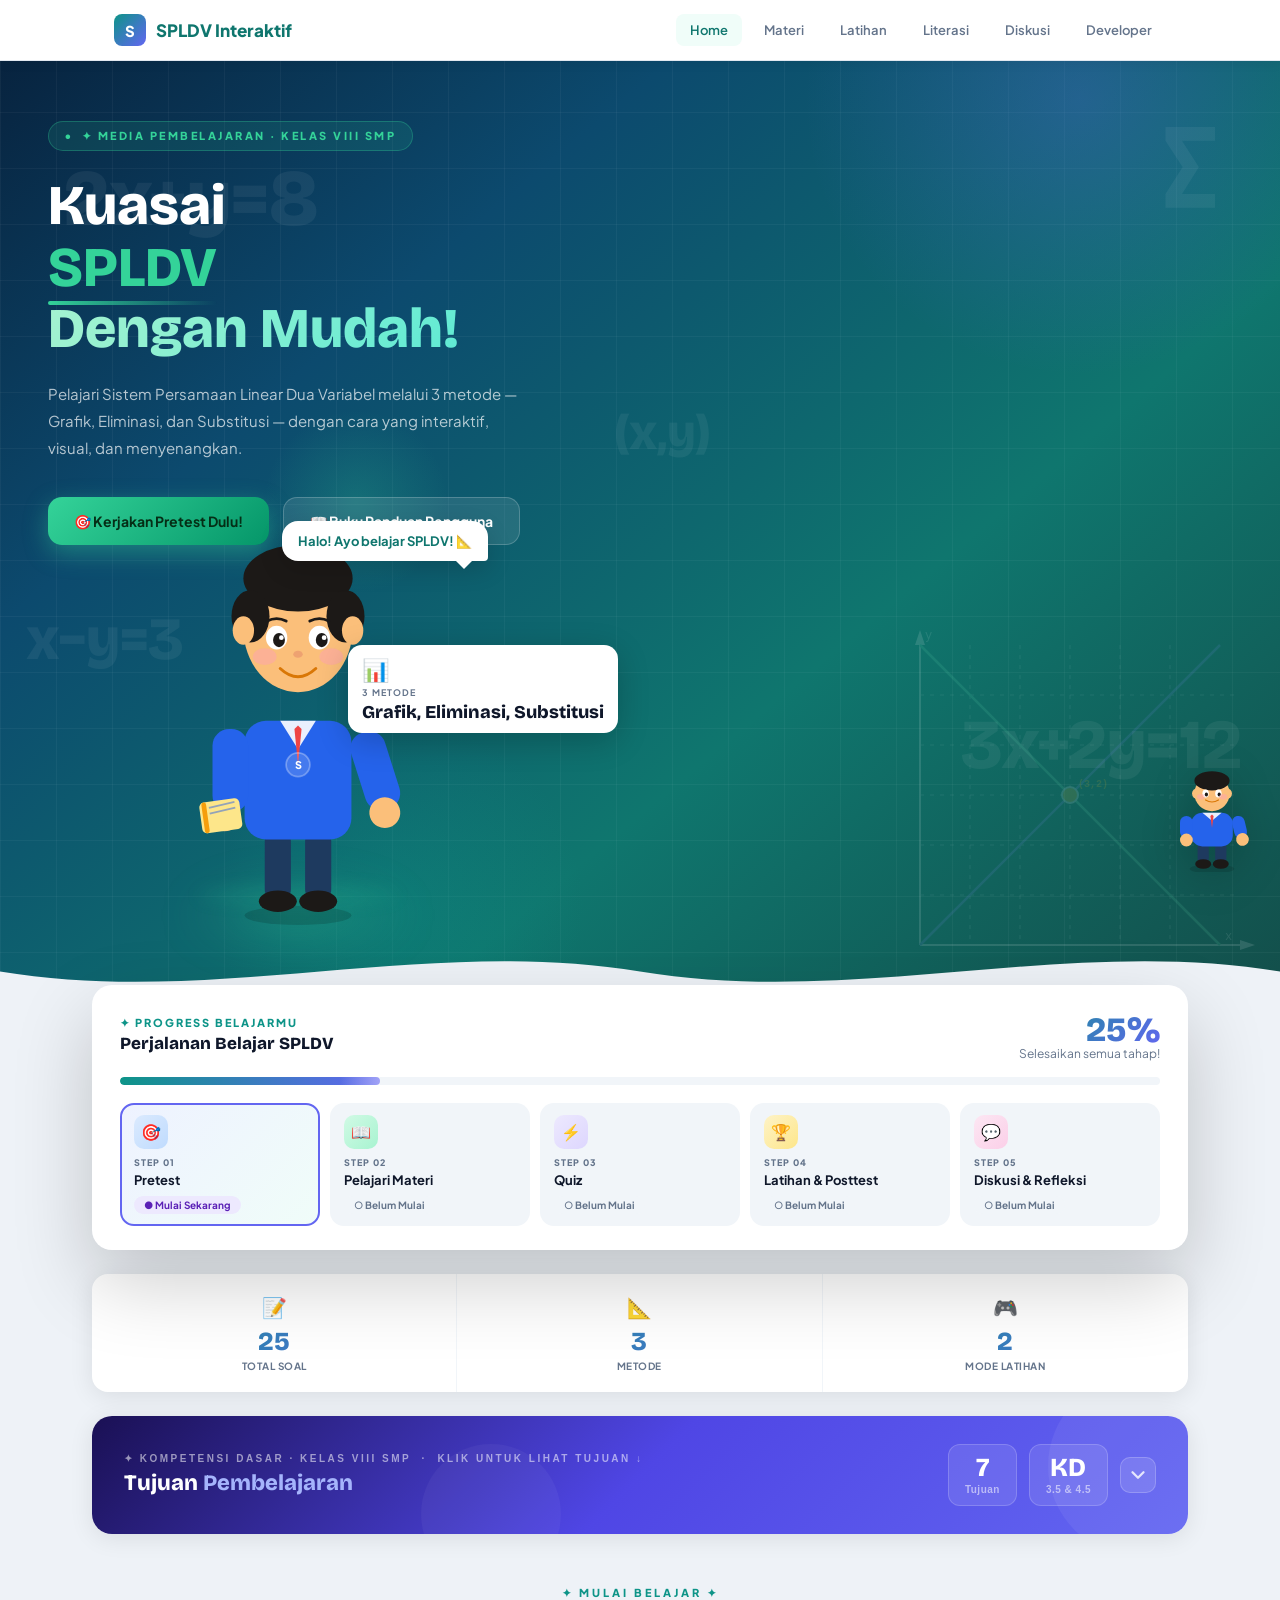
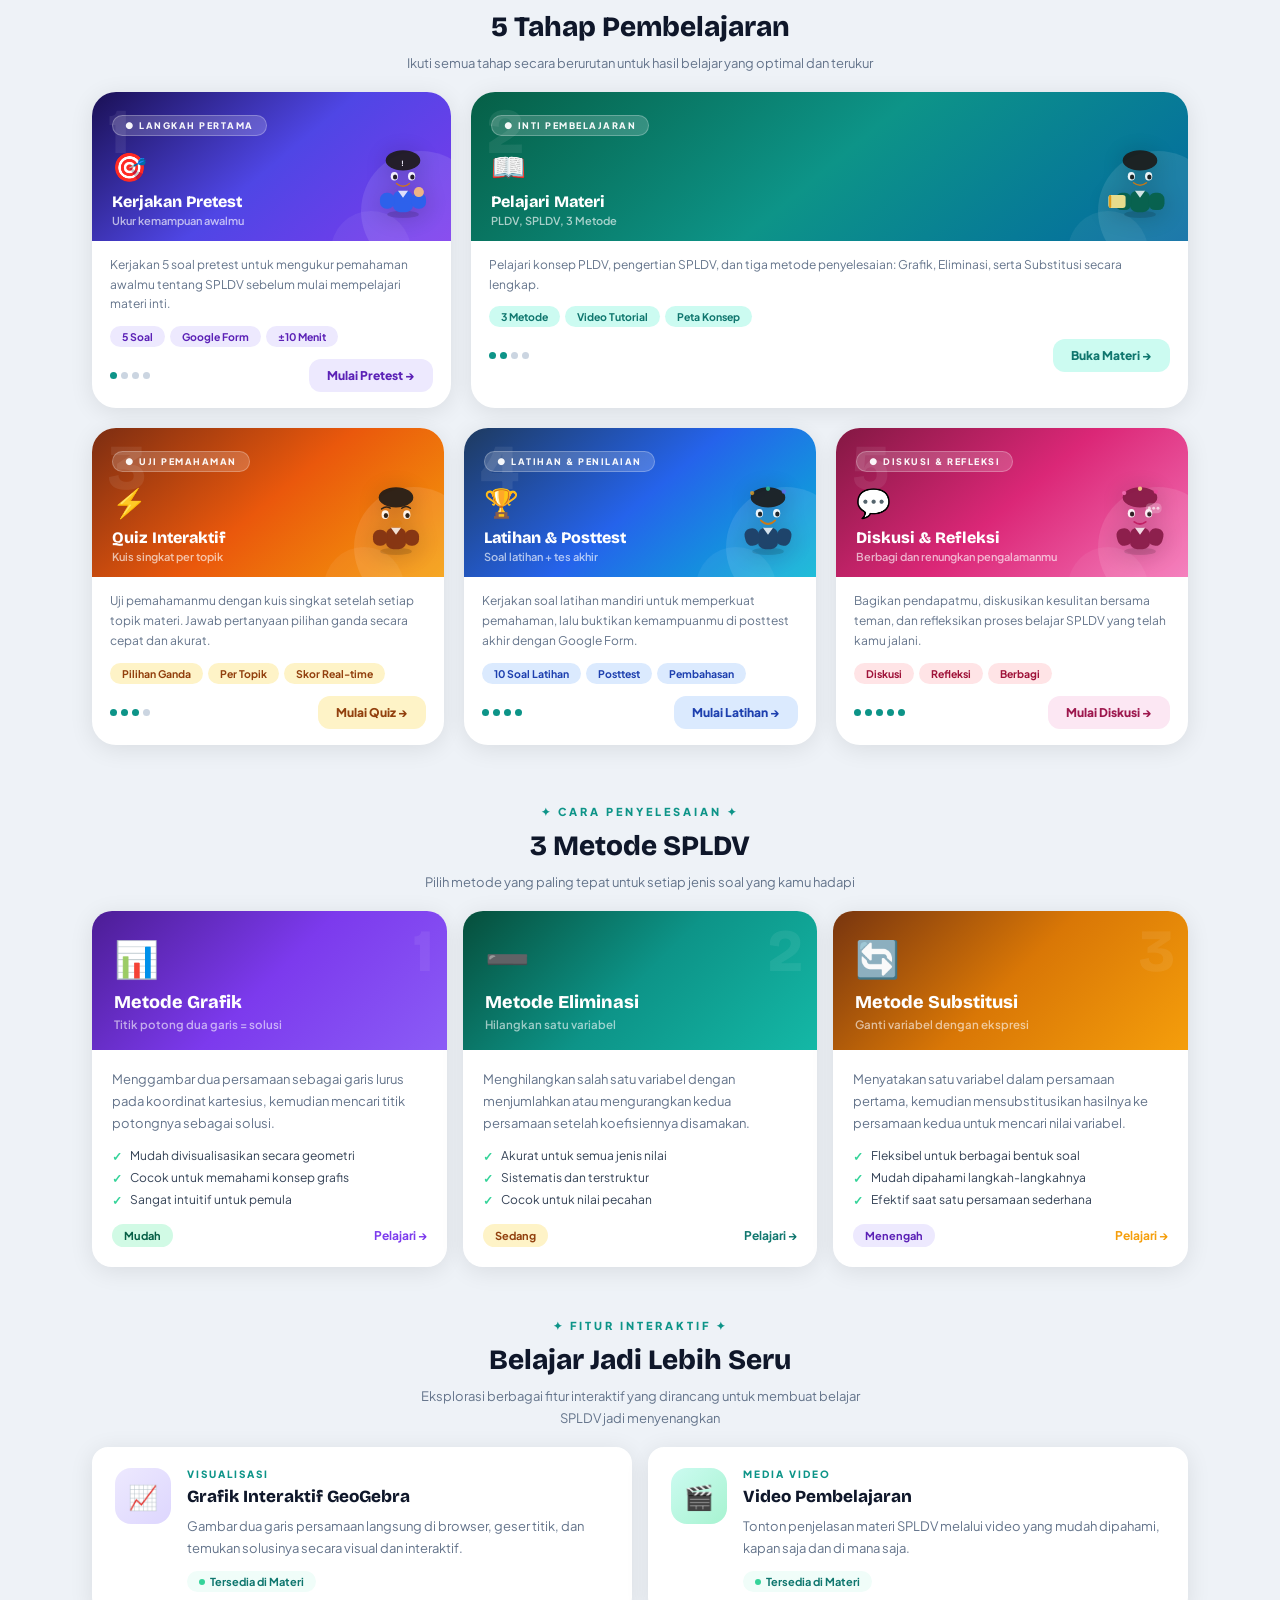
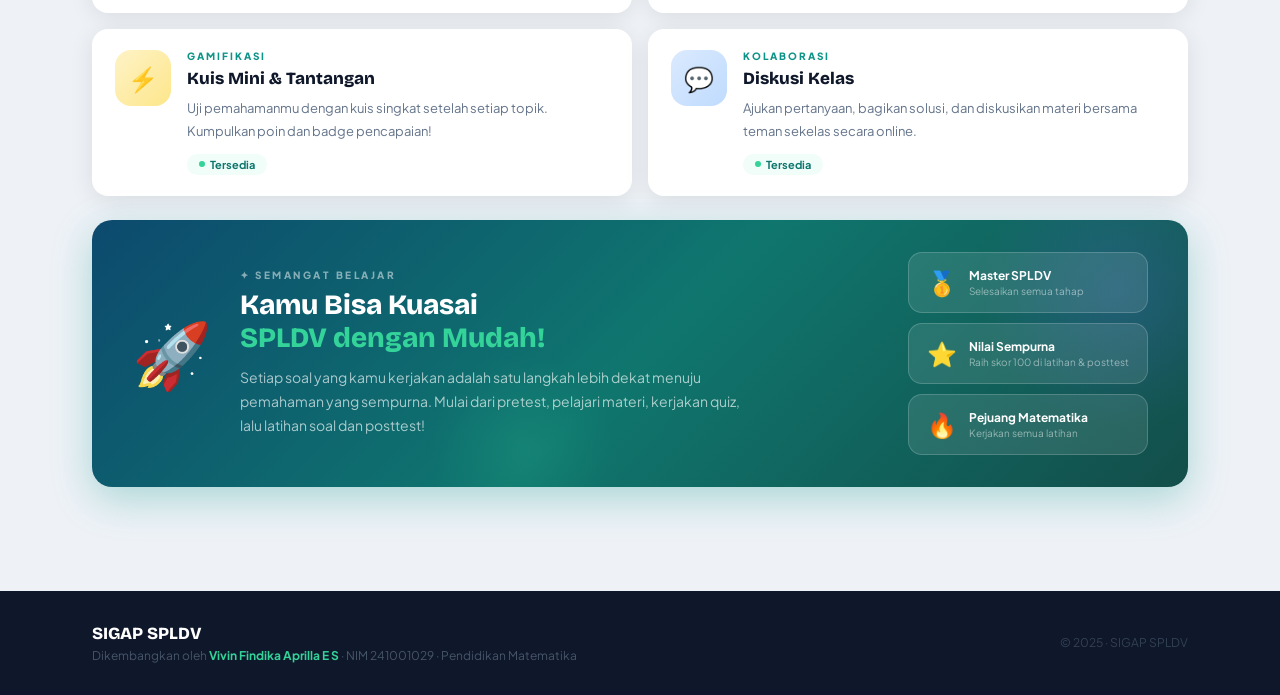
<file: index.html>
<!DOCTYPE html>
<html lang="id">
<head>
  <meta charset="UTF-8">
  <meta name="viewport" content="width=device-width, initial-scale=1.0">
  <title>SIGAP SPLDV — Redirect</title>
  <script>
    // Redirect ke halaman utama di folder Project
    window.location.replace('./Project/karakter.html');
  </script>
</head>
<body>
  <p>Redirecting to SIGAP SPLDV...</p>
  <a href="./Project/karakter.html">Click here if not redirected</a>
</body>
</html>
</file>
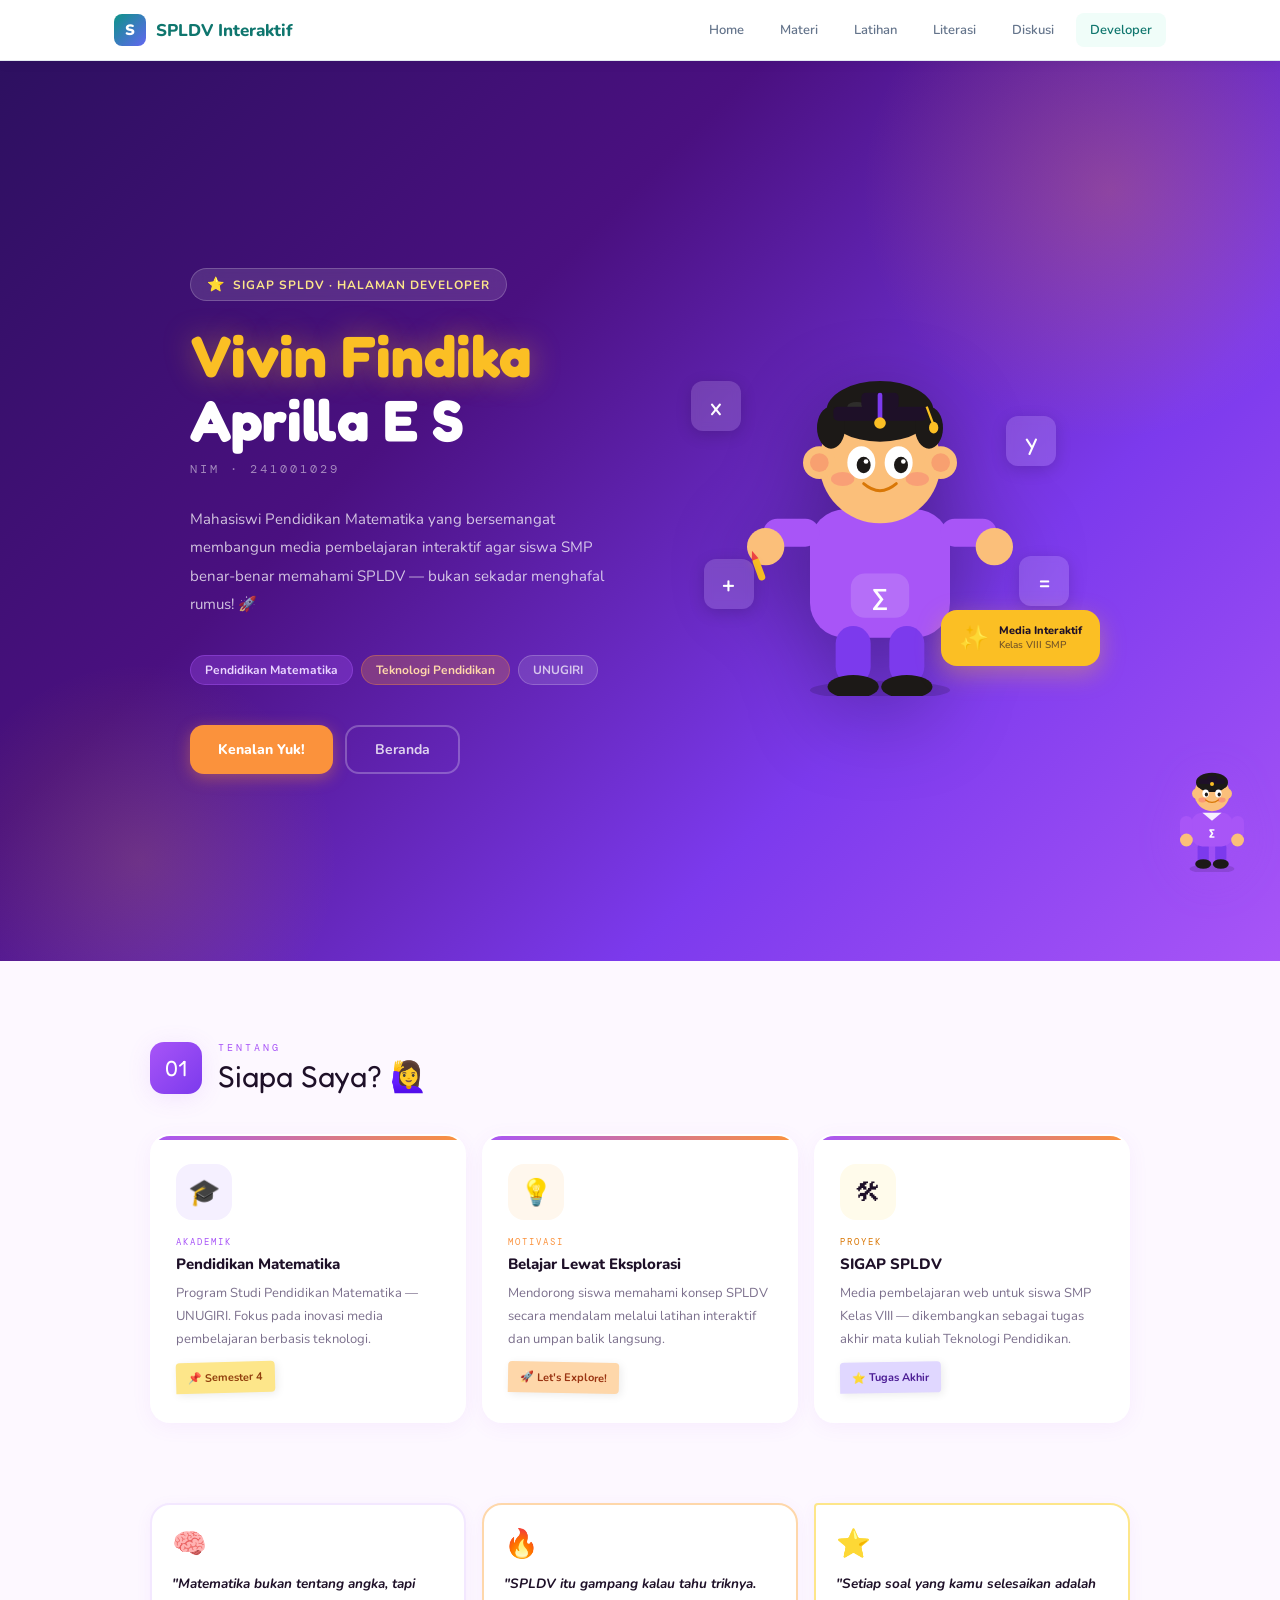
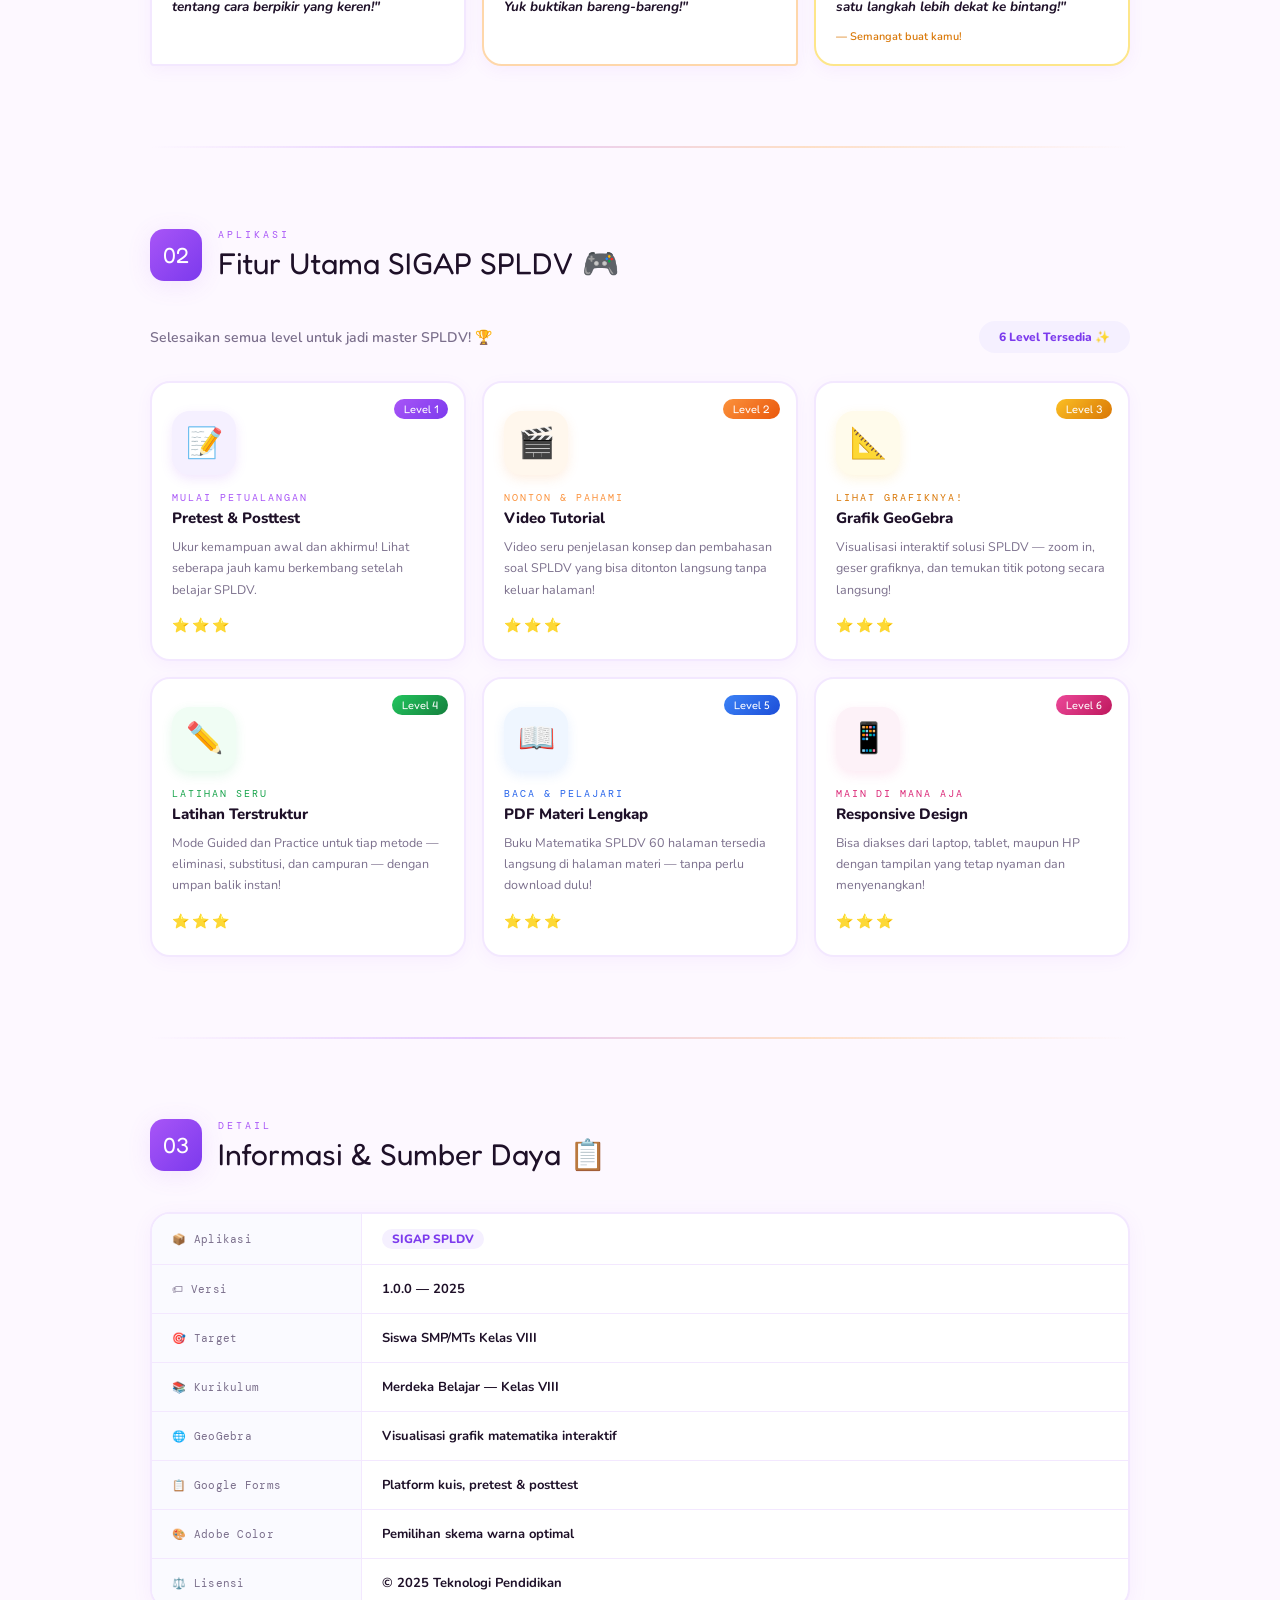
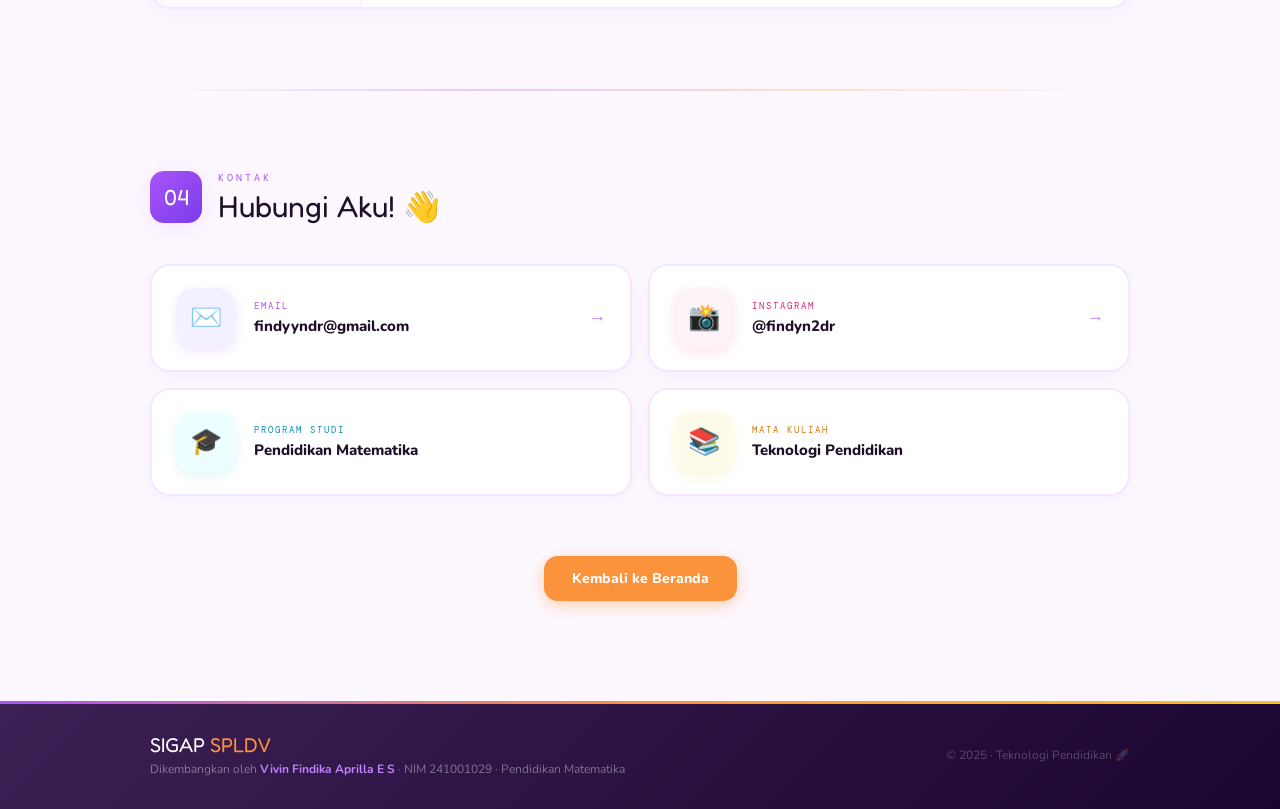
<file: Project/developer.html>
<!DOCTYPE html>
<html lang="id">
<head>
  <meta charset="UTF-8">
  <meta name="viewport" content="width=device-width, initial-scale=1.0">
  <title>Developer — SIGAP SPLDV</title>
  <link rel="preconnect" href="https://fonts.googleapis.com">
  <link href="https://fonts.googleapis.com/css2?family=Nunito:ital,wght@0,400;0,600;0,700;0,800;0,900;1,700&family=Fredoka+One&family=DM+Mono:wght@400;500&display=swap" rel="stylesheet">
  <link rel="stylesheet" href="assets/css/navbar.css">
  <link rel="stylesheet" href="assets/css/page-transition.css">
  <style>
    :root {
      --purple: #A855F7;
      --purple-l: #C084FC;
      --purple-xl: #F5F0FF;
      --purple-d: #7C3AED;
      --orange: #FB923C;
      --orange-l: #FDBA74;
      --orange-xl: #FFF7ED;
      --yellow: #FBBF24;
      --yellow-l: #FDE68A;
      --white: #FFFFFF;
      --soft: #FDF8FF;
      --ink: #1E1028;
      --ink-2: #3D2055;
      --muted: #7B6F8C;
      --shadow: 0 4px 24px rgba(168,85,247,.12);
      --shadow-lg: 0 16px 48px rgba(168,85,247,.18);
      --shadow-orange: 0 8px 32px rgba(251,146,60,.2);
    }

    *, *::before, *::after { box-sizing: border-box; margin: 0; padding: 0; }
    html { scroll-behavior: smooth; }
    body {
      font-family: 'Nunito', sans-serif;
      background: var(--soft);
      color: var(--ink);
      overflow-x: hidden;
    }

    /* ─── NAVBAR SPACER ─── */
    #navbar-container { position: relative; z-index: 100; }

    /* ─── FLOATING MATH BACKGROUND ─── */
    .math-bg {
      position: fixed;
      inset: 0;
      pointer-events: none;
      z-index: 0;
      overflow: hidden;
    }
    .math-float {
      position: absolute;
      font-weight: 900;
      opacity: 0.06;
      animation: floatRandom linear infinite;
      user-select: none;
      color: var(--purple-d);
    }
    .math-float:nth-child(odd) { color: var(--orange); opacity: 0.05; }
    @keyframes floatRandom {
      0% { transform: translateY(110vh) rotate(0deg); }
      100% { transform: translateY(-20vh) rotate(360deg); }
    }
    .star-float {
      position: absolute;
      width: 8px; height: 8px;
      border-radius: 50%;
      background: var(--yellow);
      opacity: 0.15;
      animation: twinkle 3s ease-in-out infinite;
    }
    @keyframes twinkle {
      0%, 100% { transform: scale(1); opacity: 0.15; }
      50% { transform: scale(1.8); opacity: 0.35; }
    }
    .cloud-deco {
      position: absolute;
      background: white;
      border-radius: 50px;
      opacity: 0.5;
    }
    .cloud-deco::before, .cloud-deco::after {
      content: '';
      position: absolute;
      background: white;
      border-radius: 50%;
    }

    /* ─── HERO ─── */
    .hero {
      position: relative;
      min-height: 100vh;
      background: linear-gradient(135deg, #2D1060 0%, #4A1080 35%, #7C3AED 70%, #A855F7 100%);
      display: flex;
      align-items: center;
      overflow: hidden;
      z-index: 1;
    }

    /* Hero decorative blobs */
    .hero::before {
      content: '';
      position: absolute;
      top: -120px; right: -80px;
      width: 500px; height: 500px;
      border-radius: 50%;
      background: radial-gradient(circle, rgba(251,146,60,.25) 0%, transparent 70%);
    }
    .hero::after {
      content: '';
      position: absolute;
      bottom: -100px; left: -60px;
      width: 400px; height: 400px;
      border-radius: 50%;
      background: radial-gradient(circle, rgba(251,191,36,.15) 0%, transparent 70%);
    }

    .hero-inner {
      position: relative;
      z-index: 2;
      max-width: 1100px;
      margin: 0 auto;
      padding: 100px 48px 80px;
      display: grid;
      grid-template-columns: 1fr 1fr;
      gap: 60px;
      align-items: center;
    }

    /* Hero Left */
    .hero-badge {
      display: inline-flex;
      align-items: center;
      gap: 8px;
      background: rgba(255,255,255,.12);
      border: 1px solid rgba(255,255,255,.2);
      border-radius: 30px;
      padding: 6px 16px;
      font-size: 12px;
      font-weight: 700;
      color: var(--yellow-l);
      letter-spacing: 1px;
      text-transform: uppercase;
      margin-bottom: 24px;
      backdrop-filter: blur(8px);
    }
    .hero-badge::before { content: '⭐'; font-size: 14px; }

    .hero-name {
      font-family: 'Fredoka One', cursive;
      font-size: clamp(36px, 5vw, 58px);
      line-height: 1.1;
      color: white;
      margin-bottom: 8px;
    }
    .hero-name .name-highlight {
      color: var(--yellow);
      text-shadow: 0 0 30px rgba(251,191,36,.4);
    }

    .hero-nim {
      font-family: 'DM Mono', monospace;
      font-size: 12px;
      color: rgba(255,255,255,.5);
      letter-spacing: 3px;
      margin-bottom: 28px;
    }

    .hero-desc {
      font-size: 15px;
      color: rgba(255,255,255,.75);
      line-height: 1.9;
      max-width: 420px;
      margin-bottom: 36px;
    }

    .pill-row {
      display: flex;
      flex-wrap: wrap;
      gap: 8px;
      margin-bottom: 40px;
    }
    .pill {
      font-size: 12px;
      font-weight: 700;
      padding: 6px 14px;
      border-radius: 20px;
    }
    .pill-purple { background: rgba(168,85,247,.3); color: #E9D5FF; border: 1px solid rgba(168,85,247,.4); }
    .pill-orange { background: rgba(251,146,60,.25); color: #FED7AA; border: 1px solid rgba(251,146,60,.35); }
    .pill-white { background: rgba(255,255,255,.12); color: rgba(255,255,255,.7); border: 1px solid rgba(255,255,255,.2); }

    .hero-cta { display: flex; gap: 12px; flex-wrap: wrap; }
    .btn-primary {
      display: inline-flex; align-items: center; gap: 8px;
      background: var(--orange);
      color: white;
      font-family: 'Nunito', sans-serif;
      font-size: 14px; font-weight: 800;
      padding: 13px 28px; border-radius: 14px;
      text-decoration: none; border: none; cursor: pointer;
      box-shadow: 0 4px 16px rgba(251,146,60,.4);
      transition: all .25s cubic-bezier(.34,1.56,.64,1);
    }
    .btn-primary:hover { transform: translateY(-3px) scale(1.03); box-shadow: 0 8px 28px rgba(251,146,60,.5); }
    .btn-outline {
      display: inline-flex; align-items: center; gap: 8px;
      background: transparent;
      color: rgba(255,255,255,.8);
      font-family: 'Nunito', sans-serif;
      font-size: 14px; font-weight: 700;
      padding: 13px 28px; border-radius: 14px;
      text-decoration: none;
      border: 2px solid rgba(255,255,255,.25);
      cursor: pointer;
      transition: all .25s;
    }
    .btn-outline:hover { border-color: rgba(255,255,255,.6); color: white; background: rgba(255,255,255,.08); }

    /* Hero Right — Cartoon Mascot + Decoration */
    .hero-right {
      position: relative;
      display: flex;
      align-items: center;
      justify-content: center;
    }

    /* Achievement Badge on hero */
    .hero-achievement {
      position: absolute;
      top: 20px; left: -10px;
      background: white;
      border-radius: 16px;
      padding: 12px 18px;
      box-shadow: var(--shadow-lg);
      display: flex;
      align-items: center;
      gap: 10px;
      animation: floatY 3s ease-in-out infinite;
      z-index: 3;
    }
    .ha-icon { font-size: 24px; }
    .ha-text { font-size: 11px; font-weight: 800; color: var(--purple-d); line-height: 1.3; }
    .ha-sub { font-size: 10px; color: var(--muted); font-weight: 600; }

    .hero-achievement-2 {
      position: absolute;
      bottom: 30px; right: -10px;
      background: var(--yellow);
      border-radius: 16px;
      padding: 12px 18px;
      box-shadow: 0 8px 24px rgba(251,191,36,.35);
      display: flex;
      align-items: center;
      gap: 10px;
      animation: floatY 3.5s ease-in-out infinite reverse;
      z-index: 3;
    }
    .ha-text-dark { font-size: 11px; font-weight: 800; color: var(--ink); line-height: 1.3; }
    .ha-sub-dark { font-size: 10px; color: rgba(30,16,40,.6); font-weight: 600; }

    @keyframes floatY {
      0%, 100% { transform: translateY(0); }
      50% { transform: translateY(-10px); }
    }

    /* Main mascot SVG */
    .mascot-main {
      width: 280px;
      height: auto;
      filter: drop-shadow(0 20px 40px rgba(0,0,0,.3));
      animation: floatY 4s ease-in-out infinite;
    }

    /* Decorative math symbols around mascot */
    .deco-symbol {
      position: absolute;
      font-family: 'Fredoka One', cursive;
      font-size: 24px;
      background: rgba(255,255,255,.15);
      backdrop-filter: blur(4px);
      border-radius: 12px;
      width: 50px; height: 50px;
      display: flex; align-items: center; justify-content: center;
      color: white;
      box-shadow: 0 4px 16px rgba(0,0,0,.15);
      animation: floatY linear infinite;
    }
    .ds-1 { top: 10%; left: 5%; animation-duration: 5s; }
    .ds-2 { top: 20%; right: 8%; animation-duration: 4.2s; animation-delay: .5s; }
    .ds-3 { bottom: 25%; left: 8%; animation-duration: 5.5s; animation-delay: 1s; }
    .ds-4 { top: 60%; right: 5%; animation-duration: 4.8s; animation-delay: .3s; }

    /* ─── MAIN CONTENT ─── */
    .main {
      position: relative;
      z-index: 1;
      max-width: 1060px;
      margin: 0 auto;
      padding: 80px 40px;
    }

    /* ─── SECTION HEADING ─── */
    .sec-head {
      display: flex;
      align-items: center;
      gap: 16px;
      margin-bottom: 40px;
    }
    .sec-num-badge {
      width: 52px; height: 52px;
      background: linear-gradient(135deg, var(--purple), var(--purple-d));
      border-radius: 14px;
      display: flex; align-items: center; justify-content: center;
      font-family: 'Fredoka One', cursive;
      font-size: 22px;
      color: white;
      box-shadow: var(--shadow);
      flex-shrink: 0;
    }
    .sec-label {
      font-family: 'DM Mono', monospace;
      font-size: 10px;
      letter-spacing: 3px;
      text-transform: uppercase;
      color: var(--purple);
      margin-bottom: 4px;
    }
    .sec-title {
      font-family: 'Fredoka One', cursive;
      font-size: 30px;
      color: var(--ink);
      line-height: 1.2;
    }

    /* ─── ABOUT CARDS ─── */
    .about-strip {
      display: grid;
      grid-template-columns: repeat(3, 1fr);
      gap: 16px;
      margin-bottom: 80px;
    }
    .about-card {
      background: white;
      border-radius: 20px;
      padding: 28px 24px;
      border: 2px solid transparent;
      box-shadow: 0 4px 20px rgba(168,85,247,.07);
      transition: all .3s cubic-bezier(.34,1.56,.64,1);
      position: relative;
      overflow: hidden;
    }
    .about-card::before {
      content: '';
      position: absolute;
      top: 0; left: 0; right: 0;
      height: 4px;
      background: linear-gradient(90deg, var(--purple), var(--orange));
      border-radius: 20px 20px 0 0;
    }
    .about-card:hover {
      transform: translateY(-6px) rotate(-0.5deg);
      border-color: var(--purple-l);
      box-shadow: var(--shadow-lg);
    }
    .ac-icon-wrap {
      width: 56px; height: 56px;
      border-radius: 16px;
      background: var(--purple-xl);
      display: flex; align-items: center; justify-content: center;
      font-size: 26px;
      margin-bottom: 16px;
    }
    .about-card:nth-child(2) .ac-icon-wrap { background: var(--orange-xl); }
    .about-card:nth-child(3) .ac-icon-wrap { background: #FFFBEB; }
    .ac-label {
      font-family: 'DM Mono', monospace;
      font-size: 9px;
      letter-spacing: 2px;
      text-transform: uppercase;
      color: var(--purple);
      margin-bottom: 6px;
    }
    .about-card:nth-child(2) .ac-label { color: var(--orange); }
    .about-card:nth-child(3) .ac-label { color: #D97706; }
    .ac-title { font-size: 15px; font-weight: 800; color: var(--ink); margin-bottom: 8px; }
    .ac-text { font-size: 13px; color: var(--muted); line-height: 1.75; }

    /* Sticky note decoration */
    .sticky-note {
      background: var(--yellow-l);
      border-radius: 4px 4px 4px 0;
      padding: 8px 12px;
      font-size: 11px;
      font-weight: 700;
      color: #92400E;
      display: inline-block;
      margin-top: 12px;
      box-shadow: 2px 2px 8px rgba(0,0,0,.08);
      transform: rotate(-1.5deg);
    }
    .about-card:nth-child(2) .sticky-note {
      background: #FED7AA;
      color: #9A3412;
      transform: rotate(1deg);
    }
    .about-card:nth-child(3) .sticky-note {
      background: #E0D7FF;
      color: #4C1D95;
      transform: rotate(-0.8deg);
    }

    /* ─── DIVIDER ─── */
    .hr {
      width: 100%; height: 2px;
      background: linear-gradient(90deg, transparent, var(--purple-l), var(--orange-l), transparent);
      margin: 0 0 80px;
      border-radius: 2px;
      opacity: 0.4;
    }

    /* ─── LEVEL CARDS (Fitur) ─── */
    .level-section-header {
      display: flex;
      align-items: center;
      justify-content: space-between;
      margin-bottom: 28px;
      flex-wrap: wrap;
      gap: 12px;
    }
    .level-progress {
      background: var(--purple-xl);
      border-radius: 30px;
      padding: 8px 20px;
      font-size: 12px;
      font-weight: 800;
      color: var(--purple-d);
    }

    .fitur-grid {
      display: grid;
      grid-template-columns: repeat(3, 1fr);
      gap: 16px;
      margin-bottom: 80px;
    }
    .level-card {
      background: white;
      border-radius: 20px;
      padding: 28px 20px 24px;
      border: 2px solid #F3E8FF;
      box-shadow: 0 4px 16px rgba(168,85,247,.06);
      cursor: default;
      transition: all .3s cubic-bezier(.34,1.56,.64,1);
      position: relative;
      overflow: hidden;
    }
    .level-card:hover {
      transform: translateY(-8px) scale(1.02);
      border-color: var(--purple-l);
      box-shadow: var(--shadow-lg);
    }
    .level-card:nth-child(2):hover { border-color: var(--orange-l); box-shadow: var(--shadow-orange); }
    .level-card:nth-child(3):hover { border-color: var(--yellow); box-shadow: 0 16px 48px rgba(251,191,36,.2); }
    .level-card:nth-child(4):hover { border-color: #86EFAC; box-shadow: 0 16px 48px rgba(34,197,94,.15); }
    .level-card:nth-child(5):hover { border-color: #93C5FD; box-shadow: 0 16px 48px rgba(59,130,246,.15); }
    .level-card:nth-child(6):hover { border-color: #F9A8D4; box-shadow: 0 16px 48px rgba(236,72,153,.15); }

    .level-badge {
      position: absolute;
      top: 16px; right: 16px;
      font-family: 'Fredoka One', cursive;
      font-size: 11px;
      background: linear-gradient(135deg, var(--purple), var(--purple-d));
      color: white;
      padding: 3px 10px;
      border-radius: 20px;
    }
    .level-card:nth-child(2) .level-badge { background: linear-gradient(135deg, var(--orange), #EA580C); }
    .level-card:nth-child(3) .level-badge { background: linear-gradient(135deg, var(--yellow), #D97706); }
    .level-card:nth-child(4) .level-badge { background: linear-gradient(135deg, #22C55E, #15803D); }
    .level-card:nth-child(5) .level-badge { background: linear-gradient(135deg, #3B82F6, #1D4ED8); }
    .level-card:nth-child(6) .level-badge { background: linear-gradient(135deg, #EC4899, #BE185D); }

    .lc-icon-wrap {
      width: 64px; height: 64px;
      border-radius: 18px;
      background: var(--purple-xl);
      display: flex; align-items: center; justify-content: center;
      font-size: 30px;
      margin-bottom: 16px;
      box-shadow: 0 4px 12px rgba(168,85,247,.15);
    }
    .level-card:nth-child(2) .lc-icon-wrap { background: var(--orange-xl); box-shadow: 0 4px 12px rgba(251,146,60,.15); }
    .level-card:nth-child(3) .lc-icon-wrap { background: #FFFBEB; box-shadow: 0 4px 12px rgba(251,191,36,.15); }
    .level-card:nth-child(4) .lc-icon-wrap { background: #F0FDF4; box-shadow: 0 4px 12px rgba(34,197,94,.12); }
    .level-card:nth-child(5) .lc-icon-wrap { background: #EFF6FF; box-shadow: 0 4px 12px rgba(59,130,246,.12); }
    .level-card:nth-child(6) .lc-icon-wrap { background: #FDF2F8; box-shadow: 0 4px 12px rgba(236,72,153,.12); }

    .lc-level-label {
      font-family: 'DM Mono', monospace;
      font-size: 10px;
      letter-spacing: 2px;
      text-transform: uppercase;
      color: var(--purple);
      margin-bottom: 4px;
    }
    .level-card:nth-child(2) .lc-level-label { color: var(--orange); }
    .level-card:nth-child(3) .lc-level-label { color: #D97706; }
    .level-card:nth-child(4) .lc-level-label { color: #16A34A; }
    .level-card:nth-child(5) .lc-level-label { color: #2563EB; }
    .level-card:nth-child(6) .lc-level-label { color: #DB2777; }

    .lc-title { font-size: 15px; font-weight: 800; color: var(--ink); margin-bottom: 8px; }
    .lc-desc { font-size: 12.5px; color: var(--muted); line-height: 1.7; }

    /* Stars row */
    .stars-row { margin-top: 16px; display: flex; gap: 3px; }
    .star { font-size: 14px; }
    .star.empty { opacity: 0.2; }

    /* ─── INFO TABLE ─── */
    .info-table {
      background: white;
      border-radius: 20px;
      overflow: hidden;
      box-shadow: 0 4px 20px rgba(168,85,247,.07);
      border: 2px solid #F3E8FF;
      margin-bottom: 80px;
    }
    .it-row {
      display: flex;
      border-bottom: 1px solid #F3E8FF;
      transition: background .15s;
    }
    .it-row:last-child { border-bottom: none; }
    .it-row:hover { background: var(--purple-xl); }
    .it-key {
      width: 210px; flex-shrink: 0;
      padding: 15px 20px;
      font-family: 'DM Mono', monospace;
      font-size: 11px;
      color: var(--muted);
      letter-spacing: .3px;
      border-right: 1px solid #F3E8FF;
      display: flex; align-items: center; gap: 8px;
      background: #FAFAFF;
    }
    .it-val {
      padding: 15px 20px;
      font-size: 13px;
      font-weight: 700;
      color: var(--ink);
      display: flex; align-items: center;
    }
    .it-val .badge-val {
      background: var(--purple-xl);
      color: var(--purple-d);
      padding: 2px 10px;
      border-radius: 10px;
      font-size: 12px;
      font-weight: 800;
    }

    /* ─── MOTIVASI BUBBLE ─── */
    .motivasi-section {
      margin-bottom: 80px;
    }
    .motivasi-grid {
      display: grid;
      grid-template-columns: repeat(3, 1fr);
      gap: 16px;
    }
    .motivasi-bubble {
      background: white;
      border-radius: 20px 20px 20px 4px;
      padding: 20px;
      border: 2px solid #F3E8FF;
      box-shadow: 0 4px 16px rgba(168,85,247,.07);
      position: relative;
      transition: all .3s cubic-bezier(.34,1.56,.64,1);
    }
    .motivasi-bubble:nth-child(2) {
      border-color: #FED7AA;
      border-radius: 20px 20px 4px 20px;
    }
    .motivasi-bubble:nth-child(3) {
      border-color: var(--yellow-l);
      border-radius: 4px 20px 20px 20px;
    }
    .motivasi-bubble:hover { transform: translateY(-4px); box-shadow: var(--shadow-lg); }
    .mb-emoji { font-size: 28px; margin-bottom: 10px; }
    .mb-text {
      font-size: 13.5px;
      font-weight: 700;
      color: var(--ink);
      line-height: 1.7;
      font-style: italic;
    }
    .mb-author {
      margin-top: 10px;
      font-size: 11px;
      font-weight: 600;
      color: var(--purple);
    }
    .motivasi-bubble:nth-child(2) .mb-author { color: var(--orange); }
    .motivasi-bubble:nth-child(3) .mb-author { color: #D97706; }

    /* ─── KONTAK CARDS ─── */
    .kontak-grid {
      display: grid;
      grid-template-columns: repeat(2, 1fr);
      gap: 16px;
      margin-bottom: 60px;
    }
    .kontak-card {
      display: flex;
      align-items: center;
      gap: 18px;
      border: 2px solid #F3E8FF;
      border-radius: 20px;
      padding: 22px 24px;
      background: white;
      text-decoration: none;
      box-shadow: 0 4px 16px rgba(168,85,247,.06);
      transition: all .3s cubic-bezier(.34,1.56,.64,1);
      position: relative;
      overflow: hidden;
    }
    .kontak-card::before {
      content: '';
      position: absolute;
      inset: 0;
      background: linear-gradient(135deg, var(--purple-xl), white);
      opacity: 0;
      transition: opacity .25s;
    }
    .kontak-card:hover {
      transform: translateY(-4px) scale(1.02);
      border-color: var(--purple-l);
      box-shadow: var(--shadow-lg);
    }
    .kontak-card:hover::before { opacity: 1; }
    .kontak-card:nth-child(2):hover { border-color: #FBCFE8; }
    .kontak-card:nth-child(2):hover::before { background: linear-gradient(135deg, #FDF2F8, white); }
    .kontak-card:nth-child(3):hover { border-color: #A5F3FC; }
    .kontak-card:nth-child(3):hover::before { background: linear-gradient(135deg, #ECFEFF, white); }
    .kontak-card:nth-child(4):hover { border-color: var(--yellow-l); }
    .kontak-card:nth-child(4):hover::before { background: linear-gradient(135deg, #FFFBEB, white); }

    .kc-icon-big {
      width: 60px; height: 60px;
      border-radius: 18px;
      background: var(--purple-xl);
      display: flex; align-items: center; justify-content: center;
      font-size: 26px;
      flex-shrink: 0;
      box-shadow: 0 4px 12px rgba(168,85,247,.15);
      position: relative; z-index: 1;
      transition: transform .3s cubic-bezier(.34,1.56,.64,1);
    }
    .kontak-card:hover .kc-icon-big { transform: scale(1.15) rotate(-5deg); }
    .kontak-card:nth-child(2) .kc-icon-big { background: #FDF2F8; box-shadow: 0 4px 12px rgba(236,72,153,.15); }
    .kontak-card:nth-child(3) .kc-icon-big { background: #ECFEFF; box-shadow: 0 4px 12px rgba(6,182,212,.12); }
    .kontak-card:nth-child(4) .kc-icon-big { background: #FFFBEB; box-shadow: 0 4px 12px rgba(251,191,36,.15); }

    .kc-content { position: relative; z-index: 1; }
    .kc-label {
      font-family: 'DM Mono', monospace;
      font-size: 9px;
      letter-spacing: 2px;
      text-transform: uppercase;
      color: var(--purple);
      margin-bottom: 4px;
    }
    .kontak-card:nth-child(2) .kc-label { color: #DB2777; }
    .kontak-card:nth-child(3) .kc-label { color: #0891B2; }
    .kontak-card:nth-child(4) .kc-label { color: #D97706; }
    .kc-val { font-size: 15px; font-weight: 800; color: var(--ink); }
    .kc-arrow {
      margin-left: auto;
      font-size: 18px;
      color: var(--purple-l);
      transition: transform .25s;
      position: relative; z-index: 1;
    }
    .kontak-card:hover .kc-arrow { transform: translateX(4px); }

    /* ─── BACK BUTTON ─── */
    .back-wrap { text-align: center; padding-bottom: 20px; }

    /* ─── FOOTER ─── */
    .footer {
      background: linear-gradient(135deg, var(--ink-2), #1A0530);
      position: relative;
      overflow: hidden;
    }
    .footer::before {
      content: '';
      position: absolute;
      top: 0; left: 0; right: 0;
      height: 3px;
      background: linear-gradient(90deg, var(--purple), var(--orange), var(--yellow));
    }
    .footer-inner {
      max-width: 1060px; margin: 0 auto;
      padding: 32px 40px;
      display: flex; align-items: center; justify-content: space-between;
      flex-wrap: wrap; gap: 12px;
    }
    .footer-brand {
      font-family: 'Fredoka One', cursive;
      font-size: 20px;
      color: white;
      margin-bottom: 4px;
    }
    .footer-brand span { color: var(--orange); }
    .footer-sub { font-size: 12px; color: rgba(255,255,255,.4); }
    .footer-sub strong { color: var(--purple-l); }
    .footer-right { font-size: 12px; color: rgba(255,255,255,.25); }

    /* ─── FLOATING MASCOT ─── */
    .floating-mascot {
      position: fixed; bottom: 28px; right: 28px;
      z-index: 999; cursor: pointer;
      transition: transform .3s cubic-bezier(.34,1.56,.64,1);
    }
    .floating-mascot:hover { transform: translateY(-6px) scale(1.08); }
    .fm-char { width: 80px; height: auto; display: block; filter: drop-shadow(0 8px 20px rgba(168,85,247,.4)); }
    .fm-bubble {
      position: absolute; bottom: 90px; right: 0;
      background: white; border-radius: 16px 16px 4px 16px;
      padding: 12px 16px; font-size: 12.5px; font-weight: 800;
      color: var(--purple-d);
      box-shadow: var(--shadow-lg);
      opacity: 0; transform: translateY(10px) scale(.85);
      transition: opacity .35s, transform .35s;
      pointer-events: none; max-width: 200px;
      white-space: normal; text-align: left; line-height: 1.5;
    }
    .fm-bubble::after {
      content: ''; position: absolute; bottom: -8px; right: 20px;
      border: 8px solid transparent; border-top-color: white; border-bottom: none;
    }
    .floating-mascot:hover .fm-bubble,
    .floating-mascot.show-bubble .fm-bubble { opacity: 1; transform: translateY(0) scale(1); }

    /* ─── ANIMATIONS ─── */
    .reveal { opacity: 0; transform: translateY(24px); transition: opacity .6s ease, transform .6s ease; }
    .reveal.visible { opacity: 1; transform: none; }
    .reveal-left { opacity: 0; transform: translateX(-24px); transition: opacity .6s ease, transform .6s ease; }
    .reveal-left.visible { opacity: 1; transform: none; }

    /* ─── RESPONSIVE ─── */
    @media(max-width: 900px) {
      .hero-inner { grid-template-columns: 1fr; padding: 80px 24px 60px; gap: 40px; }
      .hero-right { display: none; }
      .main { padding: 60px 20px; }
      .about-strip { grid-template-columns: 1fr; }
      .fitur-grid { grid-template-columns: 1fr 1fr; }
      .kontak-grid { grid-template-columns: 1fr; }
      .motivasi-grid { grid-template-columns: 1fr; }
      .footer-inner { padding: 24px 20px; }
    }
    @media(max-width: 580px) {
      .fitur-grid { grid-template-columns: 1fr; }
      .hero-name { font-size: 32px; }
    }
  </style>
</head>
<body>

<!-- ─── FLOATING MATH BACKGROUND ─── -->
<div class="math-bg" aria-hidden="true">
  <!-- Math symbols -->
  <div class="math-float" style="left:5%;font-size:40px;animation-duration:22s;animation-delay:0s">+</div>
  <div class="math-float" style="left:15%;font-size:28px;animation-duration:18s;animation-delay:3s">×</div>
  <div class="math-float" style="left:25%;font-size:36px;animation-duration:25s;animation-delay:6s">÷</div>
  <div class="math-float" style="left:40%;font-size:24px;animation-duration:20s;animation-delay:1s">=</div>
  <div class="math-float" style="left:55%;font-size:44px;animation-duration:17s;animation-delay:4s">−</div>
  <div class="math-float" style="left:70%;font-size:30px;animation-duration:23s;animation-delay:2s">∑</div>
  <div class="math-float" style="left:82%;font-size:38px;animation-duration:19s;animation-delay:5s">π</div>
  <div class="math-float" style="left:90%;font-size:26px;animation-duration:21s;animation-delay:7s">∞</div>
  <div class="math-float" style="left:48%;font-size:32px;animation-duration:26s;animation-delay:9s">x²</div>
  <div class="math-float" style="left:32%;font-size:22px;animation-duration:15s;animation-delay:11s">△</div>
  <div class="math-float" style="left:62%;font-size:34px;animation-duration:24s;animation-delay:8s">◻</div>
  <!-- Stars -->
  <div class="star-float" style="left:10%;top:20%;animation-delay:0s;animation-duration:2.5s"></div>
  <div class="star-float" style="left:30%;top:60%;animation-delay:1s;animation-duration:3.2s;width:12px;height:12px"></div>
  <div class="star-float" style="left:60%;top:30%;animation-delay:.5s;animation-duration:2.8s;background:var(--purple-l)"></div>
  <div class="star-float" style="left:80%;top:70%;animation-delay:2s;animation-duration:3.5s;width:6px;height:6px"></div>
  <div class="star-float" style="left:45%;top:85%;animation-delay:1.5s;animation-duration:2.2s;background:var(--orange-l)"></div>
</div>

<div id="navbar-container"></div>

<!-- ─── HERO ─── -->
<section class="hero">
  <div class="hero-inner">
    <!-- Left Content -->
    <div class="hero-left-content">
      <div class="hero-badge">SIGAP SPLDV · Halaman Developer</div>
      <h1 class="hero-name">
        <span class="name-highlight">Vivin Findika</span><br>
        Aprilla E S
      </h1>
      <p class="hero-nim">NIM · 241001029</p>
      <p class="hero-desc">
        Mahasiswi Pendidikan Matematika yang bersemangat membangun media pembelajaran interaktif agar siswa SMP benar-benar memahami SPLDV — bukan sekadar menghafal rumus! 🚀
      </p>
      <div class="pill-row">
        <span class="pill pill-purple">Pendidikan Matematika</span>
        <span class="pill pill-orange">Teknologi Pendidikan</span>
        <span class="pill pill-white">UNUGIRI</span>
      </div>
      <div class="hero-cta">
        <a href="#tentang" class="btn-primary">Kenalan Yuk! </a>
        <a href="karakter.html" class="btn-outline"> Beranda</a>
      </div>
    </div>

    <!-- Right — Mascot & Decorations -->
    <div class="hero-right">
      <!-- Mascot SVG -->
      <svg class="mascot-main" viewBox="0 0 240 300" fill="none" xmlns="http://www.w3.org/2000/svg">
        <!-- Shadow -->
        <ellipse cx="120" cy="295" rx="60" ry="8" fill="rgba(0,0,0,0.15)"/>
        <!-- Body / Hoodie -->
        <rect x="60" y="140" width="120" height="110" rx="30" fill="#A855F7"/>
        <!-- Hoodie detail -->
        <path d="M100 140 C100 140 120 155 140 140" stroke="white" stroke-width="3" fill="none" stroke-linecap="round"/>
        <!-- Hoodie pocket -->
        <rect x="95" y="195" width="50" height="38" rx="12" fill="rgba(255,255,255,0.15)"/>
        <!-- Math symbol on hoodie -->
        <text x="120" y="222" text-anchor="middle" font-family="Arial" font-weight="900" font-size="20" fill="white">∑</text>
        <!-- Arms -->
        <rect x="20" y="148" width="48" height="24" rx="12" fill="#A855F7"/>
        <rect x="172" y="148" width="48" height="24" rx="12" fill="#A855F7"/>
        <!-- Hands -->
        <circle cx="22" cy="172" r="16" fill="#FBBF7A"/>
        <circle cx="218" cy="172" r="16" fill="#FBBF7A"/>
        <!-- Left hand holds pencil -->
        <rect x="10" y="183" width="6" height="20" rx="3" fill="#FBBF24" transform="rotate(-20 10 183)"/>
        <polygon points="10,183 16,183 13,175" fill="#EF4444" transform="rotate(-20 13 183)"/>
        <!-- Legs -->
        <rect x="82" y="240" width="30" height="50" rx="15" fill="#7C3AED"/>
        <rect x="128" y="240" width="30" height="50" rx="15" fill="#7C3AED"/>
        <!-- Shoes -->
        <ellipse cx="97" cy="292" rx="22" ry="10" fill="#1C1917"/>
        <ellipse cx="143" cy="292" rx="22" ry="10" fill="#1C1917"/>
        <!-- Neck -->
        <rect x="108" y="128" width="24" height="20" rx="8" fill="#FBBF7A"/>
        <!-- Head -->
        <circle cx="120" cy="100" r="52" fill="#FBBF7A"/>
        <!-- Hair -->
        <ellipse cx="120" cy="56" rx="46" ry="26" fill="#1C1917"/>
        <ellipse cx="78" cy="70" rx="12" ry="18" fill="#1C1917"/>
        <ellipse cx="162" cy="70" rx="12" ry="18" fill="#1C1917"/>
        <!-- Hair highlight -->
        <ellipse cx="100" cy="52" rx="8" ry="4" fill="#4B4B4B" opacity="0.4"/>
        <!-- Ears -->
        <circle cx="68" cy="100" r="14" fill="#FBBF7A"/>
        <circle cx="172" cy="100" r="14" fill="#FBBF7A"/>
        <circle cx="68" cy="100" r="8" fill="#F8A070"/>
        <circle cx="172" cy="100" r="8" fill="#F8A070"/>
        <!-- Eyes white -->
        <ellipse cx="104" cy="100" rx="12" ry="14" fill="white"/>
        <ellipse cx="136" cy="100" rx="12" ry="14" fill="white"/>
        <!-- Pupils -->
        <ellipse cx="106" cy="102" rx="6" ry="7" fill="#1C1917"/>
        <ellipse cx="138" cy="102" rx="6" ry="7" fill="#1C1917"/>
        <!-- Eye shine -->
        <circle cx="108" cy="99" r="2" fill="white"/>
        <circle cx="140" cy="99" r="2" fill="white"/>
        <!-- Blush -->
        <ellipse cx="88" cy="114" rx="10" ry="6" fill="#F87171" opacity="0.4"/>
        <ellipse cx="152" cy="114" rx="10" ry="6" fill="#F87171" opacity="0.4"/>
        <!-- Smile -->
        <path d="M106 118 Q120 130 134 118" stroke="#D97706" stroke-width="2.5" stroke-linecap="round" fill="none"/>
        <!-- Graduation cap -->
        <rect x="80" y="52" width="80" height="12" rx="4" fill="#1E1028"/>
        <rect x="104" y="40" width="32" height="14" rx="4" fill="#1E1028"/>
        <rect x="118" y="40" width="4" height="26" rx="2" fill="#7C3AED"/>
        <circle cx="120" cy="66" r="5" fill="#FBBF24"/>
        <!-- Tassel -->
        <line x1="160" y1="52" x2="166" y2="68" stroke="#FBBF24" stroke-width="2"/>
        <ellipse cx="166" cy="70" rx="4" ry="5" fill="#FBBF24"/>
      </svg>

      <div class="hero-achievement-2">
        <div class="ha-icon">✨</div>
        <div>
          <div class="ha-text-dark">Media Interaktif</div>
          <div class="ha-sub-dark">Kelas VIII SMP</div>
        </div>
      </div>

      <!-- Deco symbols -->
      <div class="deco-symbol ds-1">x</div>
      <div class="deco-symbol ds-2">y</div>
      <div class="deco-symbol ds-3">+</div>
      <div class="deco-symbol ds-4">=</div>
    </div>
  </div>
</section>

<!-- ─── MAIN ─── -->
<main class="main" id="tentang">

  <!-- ABOUT -->
  <div class="sec-head reveal">
    <div class="sec-num-badge">01</div>
    <div class="sec-title-wrap">
      <div class="sec-label">Tentang</div>
      <div class="sec-title">Siapa Saya? 🙋‍♀️</div>
    </div>
  </div>

  <div class="about-strip reveal">
    <div class="about-card">
      <div class="ac-icon-wrap">🎓</div>
      <div class="ac-label">Akademik</div>
      <div class="ac-title">Pendidikan Matematika</div>
      <div class="ac-text">Program Studi Pendidikan Matematika — UNUGIRI. Fokus pada inovasi media pembelajaran berbasis teknologi.</div>
      <div class="sticky-note">📌 Semester 4</div>
    </div>
    <div class="about-card">
      <div class="ac-icon-wrap">💡</div>
      <div class="ac-label">Motivasi</div>
      <div class="ac-title">Belajar Lewat Eksplorasi</div>
      <div class="ac-text">Mendorong siswa memahami konsep SPLDV secara mendalam melalui latihan interaktif dan umpan balik langsung.</div>
      <div class="sticky-note">🚀 Let's Explore!</div>
    </div>
    <div class="about-card">
      <div class="ac-icon-wrap">🛠</div>
      <div class="ac-label">Proyek</div>
      <div class="ac-title">SIGAP SPLDV</div>
      <div class="ac-text">Media pembelajaran web untuk siswa SMP Kelas VIII — dikembangkan sebagai tugas akhir mata kuliah Teknologi Pendidikan.</div>
      <div class="sticky-note">⭐ Tugas Akhir</div>
    </div>
  </div>

  <!-- MOTIVASI BUBBLES -->
  <div class="motivasi-section reveal">
    <div class="motivasi-grid">
      <div class="motivasi-bubble">
        <div class="mb-emoji">🧠</div>
        <div class="mb-text">"Matematika bukan tentang angka, tapi tentang cara berpikir yang keren!"</div>
        <div class="mb-author"></div>
      </div>
      <div class="motivasi-bubble">
        <div class="mb-emoji">🔥</div>
        <div class="mb-text">"SPLDV itu gampang kalau tahu triknya. Yuk buktikan bareng-bareng!"</div>
        <div class="mb-author"></div>
      </div>
      <div class="motivasi-bubble">
        <div class="mb-emoji">⭐</div>
        <div class="mb-text">"Setiap soal yang kamu selesaikan adalah satu langkah lebih dekat ke bintang!"</div>
        <div class="mb-author">— Semangat buat kamu!</div>
      </div>
    </div>
  </div>

  <div class="hr"></div>

  <!-- FITUR — LEVEL CARDS -->
  <div class="sec-head reveal">
    <div class="sec-num-badge">02</div>
    <div class="sec-title-wrap">
      <div class="sec-label">Aplikasi</div>
      <div class="sec-title">Fitur Utama SIGAP SPLDV 🎮</div>
    </div>
  </div>

  <div class="level-section-header reveal">
    <p style="font-size:14px;color:var(--muted);font-weight:600;">Selesaikan semua level untuk jadi master SPLDV! 🏆</p>
    <div class="level-progress">6 Level Tersedia ✨</div>
  </div>

  <div class="fitur-grid reveal">
    <div class="level-card">
      <div class="level-badge">Level 1</div>
      <div class="lc-icon-wrap">📝</div>
      <div class="lc-level-label">Mulai Petualangan</div>
      <div class="lc-title">Pretest & Posttest</div>
      <div class="lc-desc">Ukur kemampuan awal dan akhirmu! Lihat seberapa jauh kamu berkembang setelah belajar SPLDV.</div>
      <div class="stars-row">
        <span class="star">⭐</span><span class="star">⭐</span><span class="star">⭐</span>
      </div>
    </div>
    <div class="level-card">
      <div class="level-badge">Level 2</div>
      <div class="lc-icon-wrap">🎬</div>
      <div class="lc-level-label">Nonton & Pahami</div>
      <div class="lc-title">Video Tutorial</div>
      <div class="lc-desc">Video seru penjelasan konsep dan pembahasan soal SPLDV yang bisa ditonton langsung tanpa keluar halaman!</div>
      <div class="stars-row">
        <span class="star">⭐</span><span class="star">⭐</span><span class="star">⭐</span>
      </div>
    </div>
    <div class="level-card">
      <div class="level-badge">Level 3</div>
      <div class="lc-icon-wrap">📐</div>
      <div class="lc-level-label">Lihat Grafiknya!</div>
      <div class="lc-title">Grafik GeoGebra</div>
      <div class="lc-desc">Visualisasi interaktif solusi SPLDV — zoom in, geser grafiknya, dan temukan titik potong secara langsung!</div>
      <div class="stars-row">
        <span class="star">⭐</span><span class="star">⭐</span><span class="star">⭐</span>
      </div>
    </div>
    <div class="level-card">
      <div class="level-badge">Level 4</div>
      <div class="lc-icon-wrap">✏️</div>
      <div class="lc-level-label">Latihan Seru</div>
      <div class="lc-title">Latihan Terstruktur</div>
      <div class="lc-desc">Mode Guided dan Practice untuk tiap metode — eliminasi, substitusi, dan campuran — dengan umpan balik instan!</div>
      <div class="stars-row">
        <span class="star">⭐</span><span class="star">⭐</span><span class="star">⭐</span>
      </div>
    </div>
    <div class="level-card">
      <div class="level-badge">Level 5</div>
      <div class="lc-icon-wrap">📖</div>
      <div class="lc-level-label">Baca & Pelajari</div>
      <div class="lc-title">PDF Materi Lengkap</div>
      <div class="lc-desc">Buku Matematika SPLDV 60 halaman tersedia langsung di halaman materi — tanpa perlu download dulu!</div>
      <div class="stars-row">
        <span class="star">⭐</span><span class="star">⭐</span><span class="star">⭐</span>
      </div>
    </div>
    <div class="level-card">
      <div class="level-badge">Level 6</div>
      <div class="lc-icon-wrap">📱</div>
      <div class="lc-level-label">Main di Mana Aja</div>
      <div class="lc-title">Responsive Design</div>
      <div class="lc-desc">Bisa diakses dari laptop, tablet, maupun HP dengan tampilan yang tetap nyaman dan menyenangkan!</div>
      <div class="stars-row">
        <span class="star">⭐</span><span class="star">⭐</span><span class="star">⭐</span>
      </div>
    </div>
  </div>

  <div class="hr"></div>

  <!-- INFO TABLE -->
  <div class="sec-head reveal">
    <div class="sec-num-badge">03</div>
    <div class="sec-title-wrap">
      <div class="sec-label">Detail</div>
      <div class="sec-title">Informasi & Sumber Daya 📋</div>
    </div>
  </div>

  <div class="info-table reveal">
    <div class="it-row"><span class="it-key">📦 Aplikasi</span><span class="it-val"><span class="badge-val">SIGAP SPLDV</span></span></div>
    <div class="it-row"><span class="it-key">🏷 Versi</span><span class="it-val">1.0.0 — 2025</span></div>
    <div class="it-row"><span class="it-key">🎯 Target</span><span class="it-val">Siswa SMP/MTs Kelas VIII</span></div>
    <div class="it-row"><span class="it-key">📚 Kurikulum</span><span class="it-val">Merdeka Belajar — Kelas VIII</span></div>
    <div class="it-row"><span class="it-key">🌐 GeoGebra</span><span class="it-val">Visualisasi grafik matematika interaktif</span></div>
    <div class="it-row"><span class="it-key">📋 Google Forms</span><span class="it-val">Platform kuis, pretest & posttest</span></div>
    <div class="it-row"><span class="it-key">🎨 Adobe Color</span><span class="it-val">Pemilihan skema warna optimal</span></div>
    <div class="it-row"><span class="it-key">⚖️ Lisensi</span><span class="it-val">© 2025 Teknologi Pendidikan</span></div>
  </div>

  <div class="hr"></div>

  <!-- KONTAK -->
  <div class="sec-head reveal">
    <div class="sec-num-badge">04</div>
    <div class="sec-title-wrap">
      <div class="sec-label">Kontak</div>
      <div class="sec-title">Hubungi Aku! 👋</div>
    </div>
  </div>

  <div class="kontak-grid reveal">
    <a href="mailto:findyyndr@gmail.com" class="kontak-card">
      <div class="kc-icon-big">✉️</div>
      <div class="kc-content">
        <div class="kc-label">Email</div>
        <div class="kc-val">findyyndr@gmail.com</div>
      </div>
      <div class="kc-arrow">→</div>
    </a>
    <a href="https://instagram.com/findyn2dr" target="_blank" class="kontak-card">
      <div class="kc-icon-big">📸</div>
      <div class="kc-content">
        <div class="kc-label">Instagram</div>
        <div class="kc-val">@findyn2dr</div>
      </div>
      <div class="kc-arrow">→</div>
    </a>
    <div class="kontak-card" style="cursor:default;">
      <div class="kc-icon-big">🎓</div>
      <div class="kc-content">
        <div class="kc-label">Program Studi</div>
        <div class="kc-val">Pendidikan Matematika</div>
      </div>
    </div>
    <div class="kontak-card" style="cursor:default;">
      <div class="kc-icon-big">📚</div>
      <div class="kc-content">
        <div class="kc-label">Mata Kuliah</div>
        <div class="kc-val">Teknologi Pendidikan</div>
      </div>
    </div>
  </div>

  <div class="back-wrap">
    <a href="karakter.html" class="btn-primary" style="display:inline-flex;"> Kembali ke Beranda</a>
  </div>

</main>

<!-- ─── FOOTER ─── -->
<footer class="footer">
  <div class="footer-inner">
    <div>
      <div class="footer-brand">SIGAP <span>SPLDV</span></div>
      <div class="footer-sub">Dikembangkan oleh <strong>Vivin Findika Aprilla E S</strong> · NIM 241001029 · Pendidikan Matematika</div>
    </div>
    <div class="footer-right">© 2025 · Teknologi Pendidikan 🚀</div>
  </div>
</footer>

<!-- ─── FLOATING MASCOT ─── -->
<div class="floating-mascot" id="floatMascot" onclick="toggleBubble()">
  <div class="fm-bubble" id="fmBubble">Hei! Ada yang bisa aku bantu? 😊</div>
  <svg class="fm-char" viewBox="0 0 100 130" fill="none" xmlns="http://www.w3.org/2000/svg">
    <ellipse cx="50" cy="126" rx="28" ry="6" fill="rgba(0,0,0,0.12)"/>
    <rect x="32" y="92" width="14" height="28" rx="7" fill="#7C3AED"/>
    <rect x="54" y="92" width="14" height="28" rx="7" fill="#7C3AED"/>
    <ellipse cx="39" cy="120" rx="10" ry="6" fill="#1C1917"/>
    <ellipse cx="61" cy="120" rx="10" ry="6" fill="#1C1917"/>
    <rect x="24" y="56" width="52" height="42" rx="14" fill="#A855F7"/>
    <path d="M38 56 L50 66 L62 56" fill="white" opacity=".9"/>
    <text x="50" y="85" text-anchor="middle" font-size="12" font-weight="900" fill="white">∑</text>
    <rect x="10" y="60" width="16" height="28" rx="8" fill="#A855F7"/>
    <rect x="74" y="60" width="16" height="28" rx="8" fill="#A855F7"/>
    <circle cx="18" cy="90" r="8" fill="#FBBF7A"/>
    <circle cx="82" cy="90" r="8" fill="#FBBF7A"/>
    <circle cx="50" cy="32" r="22" fill="#FBBF7A"/>
    <ellipse cx="50" cy="18" rx="20" ry="12" fill="#1C1917"/>
    <circle cx="32" cy="32" r="7" fill="#FBBF7A"/>
    <circle cx="68" cy="32" r="7" fill="#FBBF7A"/>
    <ellipse cx="42" cy="32" rx="4" ry="5" fill="white"/>
    <ellipse cx="58" cy="32" rx="4" ry="5" fill="white"/>
    <ellipse cx="43" cy="33" rx="2" ry="2.5" fill="#1C1917"/>
    <ellipse cx="59" cy="33" rx="2" ry="2.5" fill="#1C1917"/>
    <ellipse cx="38" cy="40" rx="5" ry="3" fill="#F87171" opacity="0.5"/>
    <ellipse cx="62" cy="40" rx="5" ry="3" fill="#F87171" opacity="0.5"/>
    <path d="M42 40 Q50 46 58 40" stroke="#D97706" stroke-width="1.5" stroke-linecap="round" fill="none"/>
    <!-- Graduation cap mini -->
    <rect x="34" y="14" width="32" height="6" rx="2" fill="#1E1028"/>
    <rect x="44" y="10" width="12" height="6" rx="2" fill="#1E1028"/>
    <circle cx="50" cy="20" r="2.5" fill="#FBBF24"/>
  </svg>
</div>

<script src="assets/js/navbar.js"></script>
<script>
  // Scroll reveal
  const reveals = document.querySelectorAll('.reveal, .reveal-left');
  const obs = new IntersectionObserver((entries) => {
    entries.forEach(e => { if (e.isIntersecting) { e.target.classList.add('visible'); obs.unobserve(e.target); } });
  }, { threshold: 0.1 });
  reveals.forEach(el => obs.observe(el));

  // Floating mascot
  let bubbleTimeout;
  setTimeout(() => {
    const m = document.getElementById('floatMascot');
    m.classList.add('show-bubble');
    bubbleTimeout = setTimeout(() => m.classList.remove('show-bubble'), 4000);
  }, 2000);

  const messages = [
    "Hei! Ada yang bisa aku bantu? 😊",
    "Yuk mulai dari Pretest dulu! 🎯",
    "SPLDV itu seru lho! 📐",
    "Semangat belajarnya! 💪",
    "Kamu pasti bisa! 🌟",
    "Coba Level Grafik GeoGebra! 🔥"
  ];
  let msgIdx = 0;
  function toggleBubble() {
    const m = document.getElementById('floatMascot');
    const b = document.getElementById('fmBubble');
    clearTimeout(bubbleTimeout);
    m.classList.remove('show-bubble');
    b.textContent = messages[msgIdx % messages.length];
    msgIdx++;
    setTimeout(() => {
      m.classList.add('show-bubble');
      bubbleTimeout = setTimeout(() => m.classList.remove('show-bubble'), 4000);
    }, 50);
  }
</script>
<script src="assets/js/page-transition.js"></script>
</body>
</html>
</file>
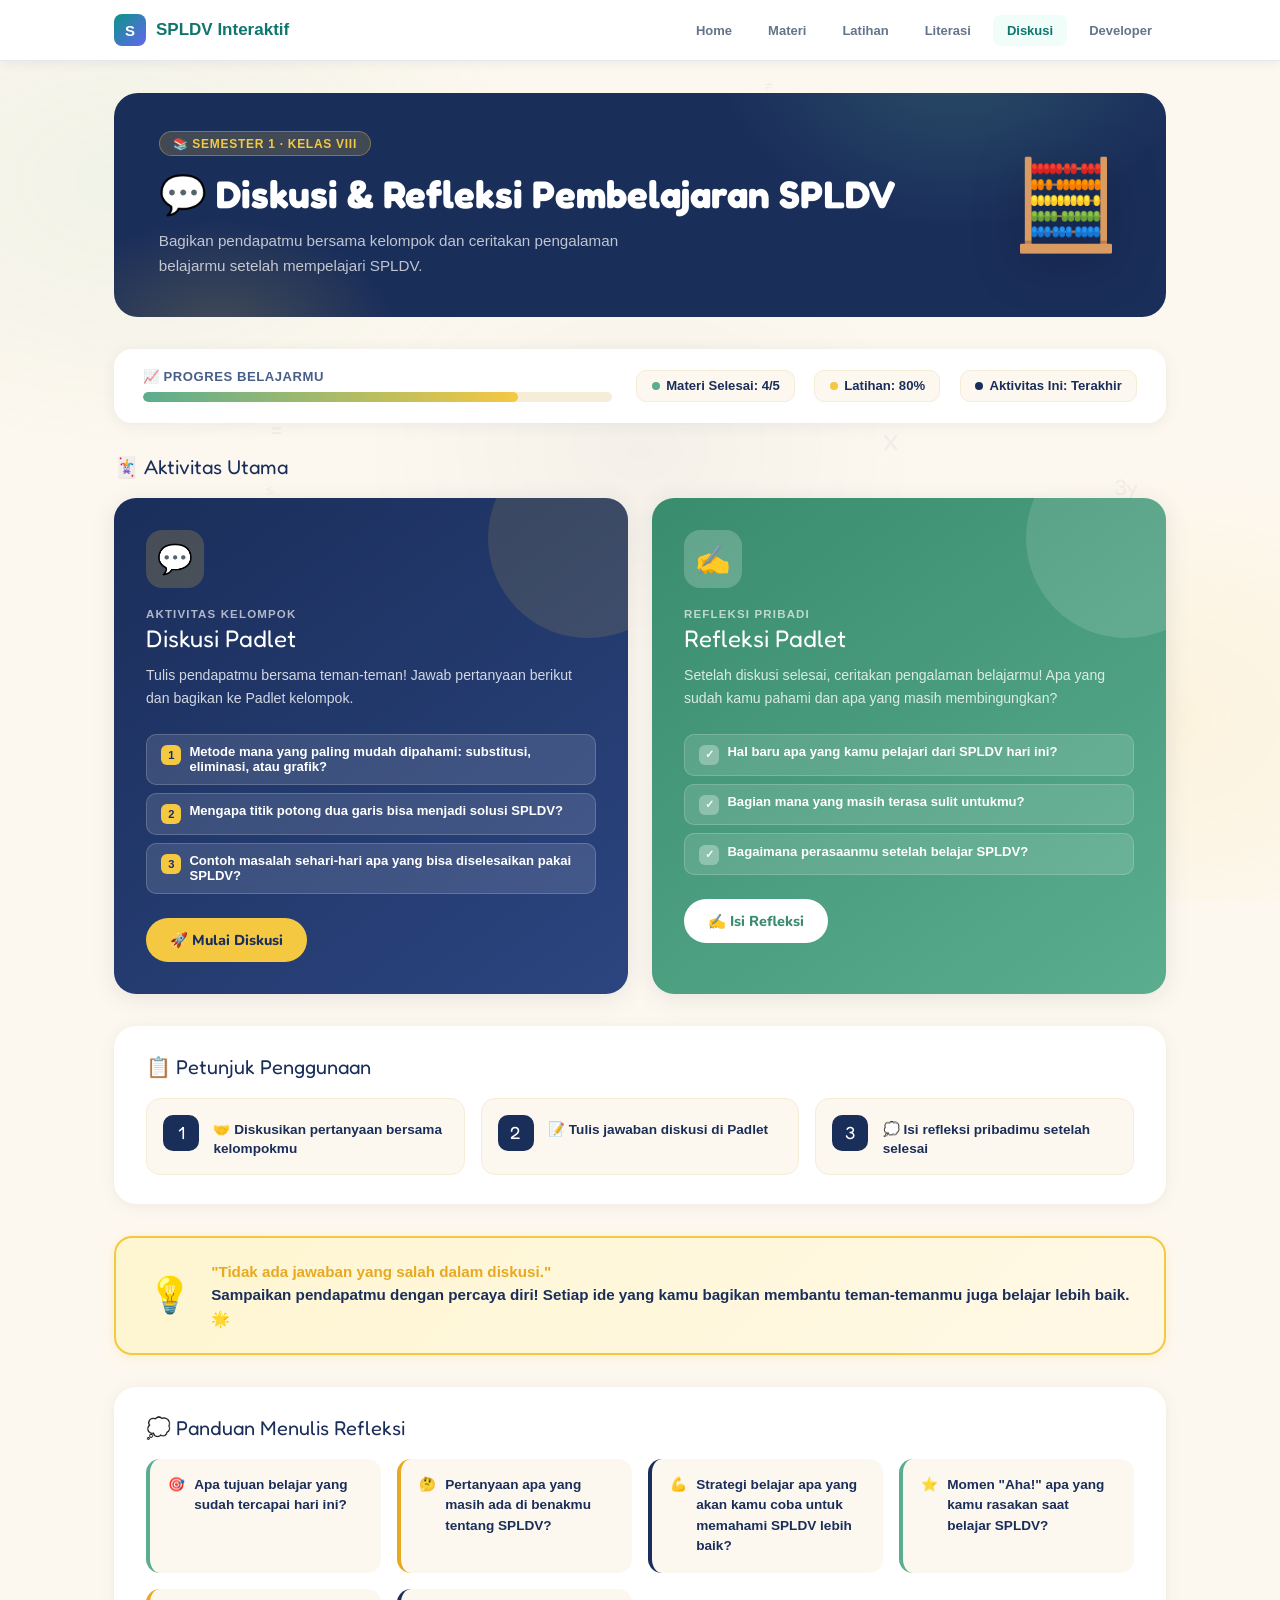
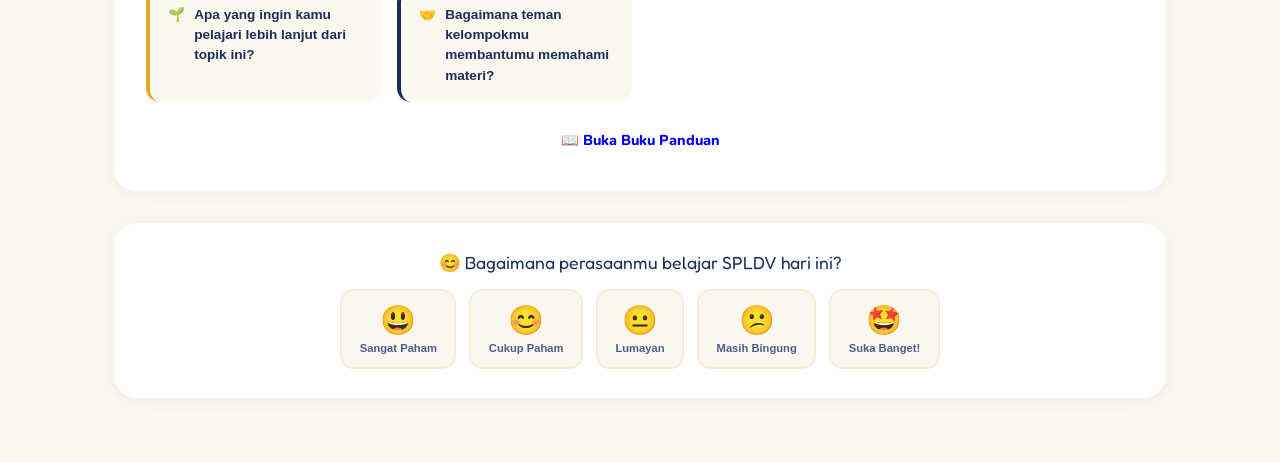
<file: Project/diskusi-refleksi.html>
<!DOCTYPE html>
<html lang="id">
<head>
  <meta charset="UTF-8" />
  <meta name="viewport" content="width=device-width, initial-scale=1.0"/>
  <title>Diskusi & Refleksi SPLDV</title>
  <link href="https://fonts.googleapis.com/css2?family=Nunito:wght@400;600;700;800;900&family=Fredoka+One&display=swap" rel="stylesheet"/>
  <style>
    :root {
      --cream:      #FDF8EF;
      --cream-dark: #F5EDD8;
      --navy:       #1A2E5A;
      --navy-light: #2C4580;
      --green:      #5BAD8F;
      --green-light:#A8D5C2;
      --green-pale: #E8F5EF;
      --yellow:     #F5C842;
      --yellow-pale:#FEF6D0;
      --yellow-warm:#E8A820;
      --white:      #FFFFFF;
      --text-dark:  #1A2E5A;
      --text-mid:   #4A5E8A;
      --text-soft:  #8A9BBF;
    }

    *, *::before, *::after { box-sizing: border-box; margin: 0; padding: 0; }

    body {
      font-family: 'Nunito', sans-serif;
      background: var(--cream);
      color: var(--text-dark);
      min-height: 100vh;
      overflow-x: hidden;
    }

    /* ─── BACKGROUND DECORATION ─── */
    body::before {
      content: '';
      position: fixed; inset: 0;
      background:
        radial-gradient(ellipse 600px 400px at 10% 20%, rgba(91,173,143,.08) 0%, transparent 70%),
        radial-gradient(ellipse 500px 350px at 90% 80%, rgba(245,200,66,.10) 0%, transparent 70%),
        radial-gradient(ellipse 400px 300px at 50% 50%, rgba(26,46,90,.04) 0%, transparent 70%);
      pointer-events: none; z-index: 0;
    }

    /* ─── FLOATING MATH SYMBOLS ─── */
    .math-bg {
      position: fixed; inset: 0; pointer-events: none; z-index: 0; overflow: hidden;
    }
    .math-bg span {
      position: absolute;
      font-family: 'Fredoka One', sans-serif;
      font-size: 1.4rem;
      color: var(--navy);
      opacity: .045;
      animation: floatSymbol linear infinite;
    }
    @keyframes floatSymbol {
      0%   { transform: translateY(110vh) rotate(0deg);   opacity: 0; }
      10%  { opacity: .05; }
      90%  { opacity: .05; }
      100% { transform: translateY(-10vh) rotate(360deg); opacity: 0; }
    }

    /* ─── WRAPPER ─── */
    .wrapper {
      position: relative; z-index: 1;
      max-width: 1100px;
      margin: 0 auto;
      padding: 2rem 1.5rem 4rem;
    }

    /* ─── TOP NAV BREADCRUMB ─── */
    .breadcrumb {
      display: flex; align-items: center; gap: .5rem;
      font-size: .8rem; font-weight: 700;
      color: var(--text-mid);
      margin-bottom: 2.2rem;
      letter-spacing: .03em;
    }
    .breadcrumb .sep { opacity: .4; }
    .breadcrumb .active { color: var(--green); }

    /* ─── HERO HEADER ─── */
    .hero {
      display: grid;
      grid-template-columns: 1fr auto;
      gap: 1.5rem;
      align-items: center;
      background: var(--navy);
      border-radius: 24px;
      padding: 2.4rem 2.8rem;
      margin-bottom: 2rem;
      position: relative;
      overflow: hidden;
    }
    .hero::before {
      content: '';
      position: absolute; inset: 0;
      background:
        radial-gradient(ellipse 400px 300px at 80% -20%, rgba(91,173,143,.25) 0%, transparent 60%),
        radial-gradient(ellipse 300px 200px at 10% 110%, rgba(245,200,66,.20) 0%, transparent 60%);
    }
    .hero-text { position: relative; z-index: 1; }
    .hero-badge {
      display: inline-flex; align-items: center; gap: .4rem;
      background: rgba(245,200,66,.18);
      border: 1px solid rgba(245,200,66,.35);
      color: var(--yellow);
      font-size: .75rem; font-weight: 800;
      padding: .28rem .8rem;
      border-radius: 100px;
      letter-spacing: .06em;
      margin-bottom: .9rem;
    }
    .hero h1 {
      font-family: 'Fredoka One', sans-serif;
      font-size: clamp(1.6rem, 3.5vw, 2.4rem);
      color: var(--white);
      line-height: 1.2;
      margin-bottom: .7rem;
    }
    .hero p {
      font-size: .95rem;
      color: rgba(255,255,255,.72);
      line-height: 1.65;
      max-width: 520px;
    }
    .hero-illustration {
      position: relative; z-index: 1;
      font-size: 5.5rem;
      line-height: 1;
      animation: heroFloat 4s ease-in-out infinite;
      filter: drop-shadow(0 8px 24px rgba(0,0,0,.25));
    }
    @keyframes heroFloat {
      0%,100% { transform: translateY(0);    }
      50%      { transform: translateY(-10px); }
    }

    /* ─── PROGRESS BAR ─── */
    .progress-card {
      background: var(--white);
      border-radius: 18px;
      padding: 1.3rem 1.8rem;
      margin-bottom: 2rem;
      box-shadow: 0 2px 16px rgba(26,46,90,.07);
      display: flex;
      align-items: center;
      gap: 1.5rem;
      flex-wrap: wrap;
    }
    .progress-info { flex: 1; min-width: 200px; }
    .progress-label {
      font-size: .82rem; font-weight: 800;
      color: var(--text-mid);
      letter-spacing: .04em;
      margin-bottom: .5rem;
    }
    .progress-bar-wrap {
      background: var(--cream-dark);
      border-radius: 100px;
      height: 10px; overflow: hidden;
    }
    .progress-bar-fill {
      height: 100%;
      border-radius: 100px;
      background: linear-gradient(90deg, var(--green), var(--yellow));
      width: 0%;
      transition: width 1.5s cubic-bezier(.4,0,.2,1);
    }
    .progress-stats {
      display: flex; gap: 1.2rem; flex-wrap: wrap;
    }
    .stat-chip {
      display: flex; align-items: center; gap: .4rem;
      background: var(--cream);
      border-radius: 10px;
      padding: .45rem .9rem;
      font-size: .82rem; font-weight: 700;
      color: var(--text-dark);
      border: 1.5px solid var(--cream-dark);
    }
    .stat-chip .dot {
      width: 8px; height: 8px; border-radius: 50%;
    }

    /* ─── SECTION TITLE ─── */
    .section-title {
      font-family: 'Fredoka One', sans-serif;
      font-size: 1.25rem;
      color: var(--navy);
      margin-bottom: 1.2rem;
      display: flex; align-items: center; gap: .5rem;
    }

    /* ─── CARDS GRID ─── */
    .cards-grid {
      display: grid;
      grid-template-columns: repeat(auto-fit, minmax(300px, 1fr));
      gap: 1.5rem;
      margin-bottom: 2rem;
    }

    /* ─── MAIN CARD ─── */
    .main-card {
      border-radius: 22px;
      padding: 2rem;
      position: relative;
      overflow: hidden;
      cursor: pointer;
      transition: transform .3s cubic-bezier(.34,1.56,.64,1), box-shadow .3s ease;
      box-shadow: 0 4px 24px rgba(26,46,90,.10);
    }
    .main-card:hover {
      transform: translateY(-6px) scale(1.01);
      box-shadow: 0 12px 40px rgba(26,46,90,.18);
    }
    .main-card.diskusi {
      background: linear-gradient(145deg, #1A2E5A 0%, #2C4580 100%);
      color: var(--white);
    }
    .main-card.refleksi {
      background: linear-gradient(145deg, #3A8C6E 0%, #5BAD8F 100%);
      color: var(--white);
    }
    .main-card::before {
      content: '';
      position: absolute;
      width: 200px; height: 200px;
      border-radius: 50%;
      top: -60px; right: -60px;
      opacity: .12;
    }
    .main-card.diskusi::before { background: var(--yellow); }
    .main-card.refleksi::before { background: var(--white); }

    .card-icon-wrap {
      width: 58px; height: 58px;
      border-radius: 16px;
      display: flex; align-items: center; justify-content: center;
      font-size: 1.8rem;
      margin-bottom: 1.2rem;
      position: relative; z-index: 1;
    }
    .main-card.diskusi .card-icon-wrap { background: rgba(245,200,66,.2); }
    .main-card.refleksi .card-icon-wrap { background: rgba(255,255,255,.2); }

    .card-label {
      font-size: .72rem; font-weight: 800;
      letter-spacing: .1em;
      opacity: .65;
      margin-bottom: .3rem;
      position: relative; z-index: 1;
    }
    .card-title {
      font-family: 'Fredoka One', sans-serif;
      font-size: 1.5rem;
      margin-bottom: .7rem;
      position: relative; z-index: 1;
    }
    .card-desc {
      font-size: .88rem;
      opacity: .8;
      line-height: 1.6;
      margin-bottom: 1.5rem;
      position: relative; z-index: 1;
    }

    /* Question chips */
    .question-chips {
      display: flex; flex-direction: column; gap: .5rem;
      margin-bottom: 1.5rem;
      position: relative; z-index: 1;
    }
    .q-chip {
      display: flex; align-items: flex-start; gap: .5rem;
      background: rgba(255,255,255,.12);
      border: 1px solid rgba(255,255,255,.18);
      border-radius: 10px;
      padding: .6rem .9rem;
      font-size: .82rem;
      font-weight: 600;
      transition: background .2s;
    }
    .q-chip:hover { background: rgba(255,255,255,.22); }
    .q-num {
      width: 20px; height: 20px;
      border-radius: 6px;
      display: flex; align-items: center; justify-content: center;
      font-size: .7rem; font-weight: 800;
      flex-shrink: 0;
      margin-top: .05rem;
    }
    .main-card.diskusi .q-num { background: var(--yellow); color: var(--navy); }
    .main-card.refleksi .q-num { background: rgba(255,255,255,.3); color: var(--white); }

    /* CTA Button */
    .cta-btn {
      display: inline-flex; align-items: center; gap: .5rem;
      padding: .75rem 1.5rem;
      border-radius: 100px;
      font-family: 'Nunito', sans-serif;
      font-size: .9rem; font-weight: 800;
      border: none; cursor: pointer;
      text-decoration: none;
      transition: transform .2s, box-shadow .2s, filter .2s;
      position: relative; z-index: 1;
    }
    .cta-btn:hover {
      transform: scale(1.05);
      box-shadow: 0 6px 20px rgba(0,0,0,.25);
      filter: brightness(1.05);
    }
    .cta-btn:active { transform: scale(.98); }
    .main-card.diskusi .cta-btn { background: var(--yellow); color: var(--navy); }
    .main-card.refleksi .cta-btn { background: var(--white); color: #3A8C6E; }

    /* ─── PETUNJUK STEPS ─── */
    .steps-card {
      background: var(--white);
      border-radius: 22px;
      padding: 1.8rem 2rem;
      box-shadow: 0 2px 16px rgba(26,46,90,.07);
      margin-bottom: 2rem;
    }
    .steps-row {
      display: grid;
      grid-template-columns: repeat(auto-fit, minmax(200px, 1fr));
      gap: 1rem;
      margin-top: 1rem;
    }
    .step-item {
      display: flex; align-items: flex-start; gap: .9rem;
      padding: 1rem;
      border-radius: 14px;
      background: var(--cream);
      border: 1.5px solid var(--cream-dark);
      transition: border-color .2s, background .2s;
    }
    .step-item:hover { border-color: var(--green-light); background: var(--green-pale); }
    .step-num {
      width: 36px; height: 36px;
      border-radius: 10px;
      background: var(--navy);
      color: var(--white);
      font-family: 'Fredoka One', sans-serif;
      font-size: 1.1rem;
      display: flex; align-items: center; justify-content: center;
      flex-shrink: 0;
    }
    .step-text { font-size: .85rem; font-weight: 700; color: var(--text-dark); line-height: 1.4; padding-top: .3rem; }

    /* ─── MOTIVASI BANNER ─── */
    .motivasi {
      background: linear-gradient(135deg, var(--yellow-pale) 0%, #FFF8E6 100%);
      border: 2px solid var(--yellow);
      border-radius: 18px;
      padding: 1.4rem 2rem;
      display: flex; align-items: center; gap: 1.2rem;
      margin-bottom: 2rem;
      box-shadow: 0 2px 12px rgba(245,200,66,.18);
    }
    .motivasi-icon { font-size: 2.2rem; animation: wiggle 2.5s ease-in-out infinite; flex-shrink: 0; }
    @keyframes wiggle {
      0%,100% { transform: rotate(-5deg); }
      50%      { transform: rotate(5deg); }
    }
    .motivasi-text {
      font-size: .95rem; font-weight: 700;
      color: var(--navy);
      line-height: 1.55;
    }
    .motivasi-text strong { color: var(--yellow-warm); }

    /* ─── MINI REFLEKSI PREVIEW ─── */
    .reflect-prompts {
      background: var(--white);
      border-radius: 22px;
      padding: 1.8rem 2rem;
      box-shadow: 0 2px 16px rgba(26,46,90,.07);
      margin-bottom: 2rem;
    }
    .prompt-grid {
      display: grid;
      grid-template-columns: repeat(auto-fill, minmax(220px, 1fr));
      gap: 1rem;
      margin-top: 1rem;
    }
    .prompt-item {
      background: var(--cream);
      border-radius: 14px;
      padding: 1rem 1.1rem;
      border-left: 4px solid var(--green);
      font-size: .85rem;
      font-weight: 600;
      color: var(--text-dark);
      line-height: 1.5;
      display: flex; gap: .6rem;
      transition: transform .2s, box-shadow .2s;
    }
    .prompt-item:hover { transform: translateX(4px); box-shadow: 2px 2px 10px rgba(91,173,143,.15); }
    .prompt-item.yellow { border-left-color: var(--yellow-warm); }
    .prompt-item.navy  { border-left-color: var(--navy); }

    /* ─── EMOJI REACTION ─── */
    .reaction-card {
      background: var(--white);
      border-radius: 22px;
      padding: 1.8rem 2rem;
      box-shadow: 0 2px 16px rgba(26,46,90,.07);
      text-align: center;
    }
    .reaction-title {
      font-family: 'Fredoka One', sans-serif;
      font-size: 1.1rem;
      color: var(--navy);
      margin-bottom: 1rem;
    }
    .reaction-row {
      display: flex; justify-content: center; gap: .8rem; flex-wrap: wrap;
    }
    .reaction-btn {
      display: flex; flex-direction: column; align-items: center; gap: .3rem;
      background: var(--cream);
      border: 2px solid var(--cream-dark);
      border-radius: 14px;
      padding: .8rem 1.1rem;
      cursor: pointer;
      font-size: 1.8rem;
      transition: all .25s cubic-bezier(.34,1.56,.64,1);
      min-width: 70px;
    }
    .reaction-btn span.label {
      font-size: .7rem; font-weight: 700;
      color: var(--text-mid);
    }
    .reaction-btn:hover {
      transform: scale(1.18) translateY(-4px);
      border-color: var(--yellow);
      background: var(--yellow-pale);
      box-shadow: 0 6px 18px rgba(245,200,66,.25);
    }
    .reaction-btn.active {
      border-color: var(--green);
      background: var(--green-pale);
      transform: scale(1.1);
    }

    /* ─── RESPONSIVE ─── */
    @media (max-width: 640px) {
      .hero { grid-template-columns: 1fr; padding: 1.8rem; }
      .hero-illustration { font-size: 3.5rem; text-align: right; }
      .progress-card { flex-direction: column; align-items: flex-start; }
      .motivasi { flex-direction: column; text-align: center; }
    }

    /* ─── ENTRY ANIMATIONS ─── */
    .fade-up {
      opacity: 0; transform: translateY(24px);
      animation: fadeUp .6s ease forwards;
    }
    @keyframes fadeUp {
      to { opacity: 1; transform: translateY(0); }
    }
    .delay-1 { animation-delay: .1s; }
    .delay-2 { animation-delay: .2s; }
    .delay-3 { animation-delay: .3s; }
    .delay-4 { animation-delay: .4s; }
    .delay-5 { animation-delay: .5s; }
    .delay-6 { animation-delay: .6s; }
  </style>
  <link rel="stylesheet" href="assets/css/navbar.css">
</head>
<body>

<div id="navbar-container"></div>

<!-- Floating math symbols -->
<div class="math-bg" id="mathBg"></div>

<div class="wrapper">

 

  <!-- Hero -->
  <div class="hero fade-up delay-1">
    <div class="hero-text">
      <div class="hero-badge">📚 SEMESTER 1 · KELAS VIII</div>
      <h1>💬 Diskusi &amp; Refleksi Pembelajaran SPLDV</h1>
      <p>Bagikan pendapatmu bersama kelompok dan ceritakan pengalaman belajarmu setelah mempelajari SPLDV.</p>
    </div>
    <div class="hero-illustration">🧮</div>
  </div>

  <!-- Progress Bar -->
  <div class="progress-card fade-up delay-2">
    <div class="progress-info">
      <div class="progress-label">📈 PROGRES BELAJARMU</div>
      <div class="progress-bar-wrap">
        <div class="progress-bar-fill" id="progressFill"></div>
      </div>
    </div>
    <div class="progress-stats">
      <div class="stat-chip"><span class="dot" style="background:var(--green)"></span> Materi Selesai: 4/5</div>
      <div class="stat-chip"><span class="dot" style="background:var(--yellow)"></span> Latihan: 80%</div>
      <div class="stat-chip"><span class="dot" style="background:var(--navy)"></span> Aktivitas Ini: Terakhir</div>
    </div>
  </div>

  <!-- Main Cards -->
  <div class="section-title fade-up delay-2">🃏 Aktivitas Utama</div>
  <div class="cards-grid fade-up delay-3">

    <!-- Diskusi Card -->
    <div class="main-card diskusi">
      <div class="card-icon-wrap">💬</div>
      <div class="card-label">AKTIVITAS KELOMPOK</div>
      <div class="card-title">Diskusi Padlet</div>
      <div class="card-desc">Tulis pendapatmu bersama teman-teman! Jawab pertanyaan berikut dan bagikan ke Padlet kelompok.</div>
      <div class="question-chips">
        <div class="q-chip">
          <span class="q-num">1</span>
          Metode mana yang paling mudah dipahami: substitusi, eliminasi, atau grafik?
        </div>
        <div class="q-chip">
          <span class="q-num">2</span>
          Mengapa titik potong dua garis bisa menjadi solusi SPLDV?
        </div>
        <div class="q-chip">
          <span class="q-num">3</span>
          Contoh masalah sehari-hari apa yang bisa diselesaikan pakai SPLDV?
        </div>
      </div>
      <button class="cta-btn" onclick="openPadlet('diskusi')">🚀 Mulai Diskusi</button>
    </div>

    <!-- Refleksi Card -->
    <div class="main-card refleksi">
      <div class="card-icon-wrap">✍️</div>
      <div class="card-label">REFLEKSI PRIBADI</div>
      <div class="card-title">Refleksi Padlet</div>
      <div class="card-desc">Setelah diskusi selesai, ceritakan pengalaman belajarmu! Apa yang sudah kamu pahami dan apa yang masih membingungkan?</div>
      <div class="question-chips">
        <div class="q-chip">
          <span class="q-num">✓</span>
          Hal baru apa yang kamu pelajari dari SPLDV hari ini?
        </div>
        <div class="q-chip">
          <span class="q-num">✓</span>
          Bagian mana yang masih terasa sulit untukmu?
        </div>
        <div class="q-chip">
          <span class="q-num">✓</span>
          Bagaimana perasaanmu setelah belajar SPLDV?
        </div>
      </div>
      <button class="cta-btn" onclick="openPadlet('refleksi')">✍️ Isi Refleksi</button>
    </div>

  </div>

  <!-- Petunjuk -->
  <div class="steps-card fade-up delay-4">
    <div class="section-title">📋 Petunjuk Penggunaan</div>
    <div class="steps-row">
      <div class="step-item">
        <div class="step-num">1</div>
        <div class="step-text">🤝 Diskusikan pertanyaan bersama kelompokmu</div>
      </div>
      <div class="step-item">
        <div class="step-num">2</div>
        <div class="step-text">📝 Tulis jawaban diskusi di Padlet</div>
      </div>
      <div class="step-item">
        <div class="step-num">3</div>
        <div class="step-text">💭 Isi refleksi pribadimu setelah selesai</div>
      </div>
    </div>
  </div>

  <!-- Motivasi -->
  <div class="motivasi fade-up delay-4">
    <div class="motivasi-icon">💡</div>
    <div class="motivasi-text">
      <strong>"Tidak ada jawaban yang salah dalam diskusi."</strong><br>
      Sampaikan pendapatmu dengan percaya diri! Setiap ide yang kamu bagikan membantu teman-temanmu juga belajar lebih baik. 🌟
    </div>
  </div>

  <!-- Prompt Refleksi -->
  <div class="reflect-prompts fade-up delay-5">
    <div class="section-title">💭 Panduan Menulis Refleksi</div>
    <div class="prompt-grid">
      <div class="prompt-item">
        <span>🎯</span>
        <span>Apa tujuan belajar yang sudah tercapai hari ini?</span>
      </div>
      <div class="prompt-item yellow">
        <span>🤔</span>
        <span>Pertanyaan apa yang masih ada di benakmu tentang SPLDV?</span>
      </div>
      <div class="prompt-item navy">
        <span>💪</span>
        <span>Strategi belajar apa yang akan kamu coba untuk memahami SPLDV lebih baik?</span>
      </div>
      <div class="prompt-item">
        <span>⭐</span>
        <span>Momen "Aha!" apa yang kamu rasakan saat belajar SPLDV?</span>
      </div>
      <div class="prompt-item yellow">
        <span>🌱</span>
        <span>Apa yang ingin kamu pelajari lebih lanjut dari topik ini?</span>
      </div>
      <div class="prompt-item navy">
        <span>🤝</span>
        <span>Bagaimana teman kelompokmu membantumu memahami materi?</span>
      </div>
    </div>
    <div style="margin-top:1rem;text-align:center;">
      <a class="cta-btn" href="https://drive.google.com/file/d/1HCrZQKjQtWdjl4XVd9oVJnQ_AJSAPK5X/view?usp=sharing" target="_blank" rel="noopener noreferrer">📖 Buka Buku Panduan</a>
    </div>
  </div>

  <!-- Emoji Reaction -->
  <div class="reaction-card fade-up delay-6">
    <div class="reaction-title">😊 Bagaimana perasaanmu belajar SPLDV hari ini?</div>
    <div class="reaction-row" id="reactionRow">
      <button class="reaction-btn" onclick="react(this)">😃 <span class="label">Sangat Paham</span></button>
      <button class="reaction-btn" onclick="react(this)">😊 <span class="label">Cukup Paham</span></button>
      <button class="reaction-btn" onclick="react(this)">😐 <span class="label">Lumayan</span></button>
      <button class="reaction-btn" onclick="react(this)">😕 <span class="label">Masih Bingung</span></button>
      <button class="reaction-btn" onclick="react(this)">🤩 <span class="label">Suka Banget!</span></button>
    </div>
    <p id="reactionMsg" style="margin-top:1rem;font-size:.88rem;font-weight:700;color:var(--green);display:none;"></p>
  </div>

</div><!-- /wrapper -->

<script>
  // ─── FLOATING MATH SYMBOLS ───
  const symbols = ['x', 'y', '+', '=', '2x', '3y', '∑', 'ax', 'by', '÷', '≠', '≤', 'x+y', 'c', '∞'];
  const bg = document.getElementById('mathBg');
  for (let i = 0; i < 18; i++) {
    const s = document.createElement('span');
    s.textContent = symbols[i % symbols.length];
    s.style.left   = Math.random() * 100 + '%';
    s.style.top    = Math.random() * 100 + '%';
    s.style.animationDuration = (18 + Math.random() * 20) + 's';
    s.style.animationDelay   = (Math.random() * 15) + 's';
    s.style.fontSize = (.8 + Math.random() * 1.2) + 'rem';
    bg.appendChild(s);
  }

  // ─── PROGRESS FILL ON LOAD ───
  window.addEventListener('load', () => {
    setTimeout(() => {
      document.getElementById('progressFill').style.width = '80%';
    }, 600);
  });

  // ─── PADLET OPEN ───
  function openPadlet(type) {
    const url = type === 'diskusi'
      ? 'https://padlet.com/findyyndr/diskusi-kelompok-spldv-eyjp512ydhil66si'
      : 'https://padlet.com/findyyndr/refleksi-pembelajaran-interaktif-spldv-ayimmwizhfrg9k74';
    const popup = document.createElement('div');
    popup.style.cssText = `
      position:fixed;inset:0;background:rgba(26,46,90,.55);
      display:flex;align-items:center;justify-content:center;
      z-index:9999;backdrop-filter:blur(6px);animation:fadeUp .3s ease;
    `;
    popup.innerHTML = `
      <div style="background:#fff;border-radius:22px;padding:2rem 2.5rem;max-width:380px;text-align:center;
                  box-shadow:0 20px 60px rgba(0,0,0,.2);position:relative;">
        <div style="font-size:3rem;margin-bottom:1rem">${type==='diskusi'?'🚀':'✍️'}</div>
        <h3 style="font-family:'Fredoka One',sans-serif;color:#1A2E5A;font-size:1.4rem;margin-bottom:.6rem">
          ${type==='diskusi'?'Mulai Diskusi!':'Isi Refleksi!'}
        </h3>
        <p style="font-size:.88rem;color:#4A5E8A;line-height:1.6;margin-bottom:1.5rem">
          ${type==='diskusi'
            ? 'Klik tombol di bawah untuk membuka Padlet diskusi kelompokmu. Pastikan kamu sudah siap ya!'
            : 'Luangkan 5 menit untuk menulis refleksimu. Ceritakan pengalaman belajarmu hari ini!'}
        </p>
        <div style="display:flex;gap:.8rem;justify-content:center">
          <button onclick="window.open('${url}','_blank');this.closest('div[style*=fixed]').remove()"
            style="background:${type==='diskusi'?'#1A2E5A':'#5BAD8F'};color:#fff;
                   border:none;border-radius:100px;padding:.7rem 1.5rem;
                   font-family:'Nunito',sans-serif;font-weight:800;font-size:.9rem;cursor:pointer">
            ${type==='diskusi'?'🚀 Buka Padlet':'✍️ Buka Padlet'}
          </button>
          <button onclick="this.closest('div[style*=fixed]').remove()"
            style="background:#F5EDD8;color:#4A5E8A;border:none;border-radius:100px;
                   padding:.7rem 1.2rem;font-family:'Nunito',sans-serif;font-weight:700;font-size:.9rem;cursor:pointer">
            Nanti
          </button>
        </div>
      </div>`;
    document.body.appendChild(popup);
    popup.addEventListener('click', e => { if(e.target===popup) popup.remove(); });
  }

  // ─── EMOJI REACTION ───
  const messages = {
    '😃': 'Luar biasa! Kamu sudah sangat memahami SPLDV! 🎉',
    '😊': 'Bagus! Terus tingkatkan pemahamanmu! 💪',
    '😐': 'Ayo semangat! Kamu pasti bisa kalau terus berlatih! 🌟',
    '😕': 'Jangan khawatir! Diskusikan dengan teman atau gurumu, ya! 🤝',
    '🤩': 'Senang sekali kamu menikmati belajar SPLDV! 🌈',
  };
  function react(btn) {
    document.querySelectorAll('.reaction-btn').forEach(b => b.classList.remove('active'));
    btn.classList.add('active');
    const emoji = btn.textContent.trim().charAt(0);
    const msg = document.getElementById('reactionMsg');
    msg.textContent = messages[emoji] || 'Terima kasih atas responmu! 😊';
    msg.style.display = 'block';
  }
</script>
<script src="assets/js/navbar.js"></script>
</body>
</html>
</file>
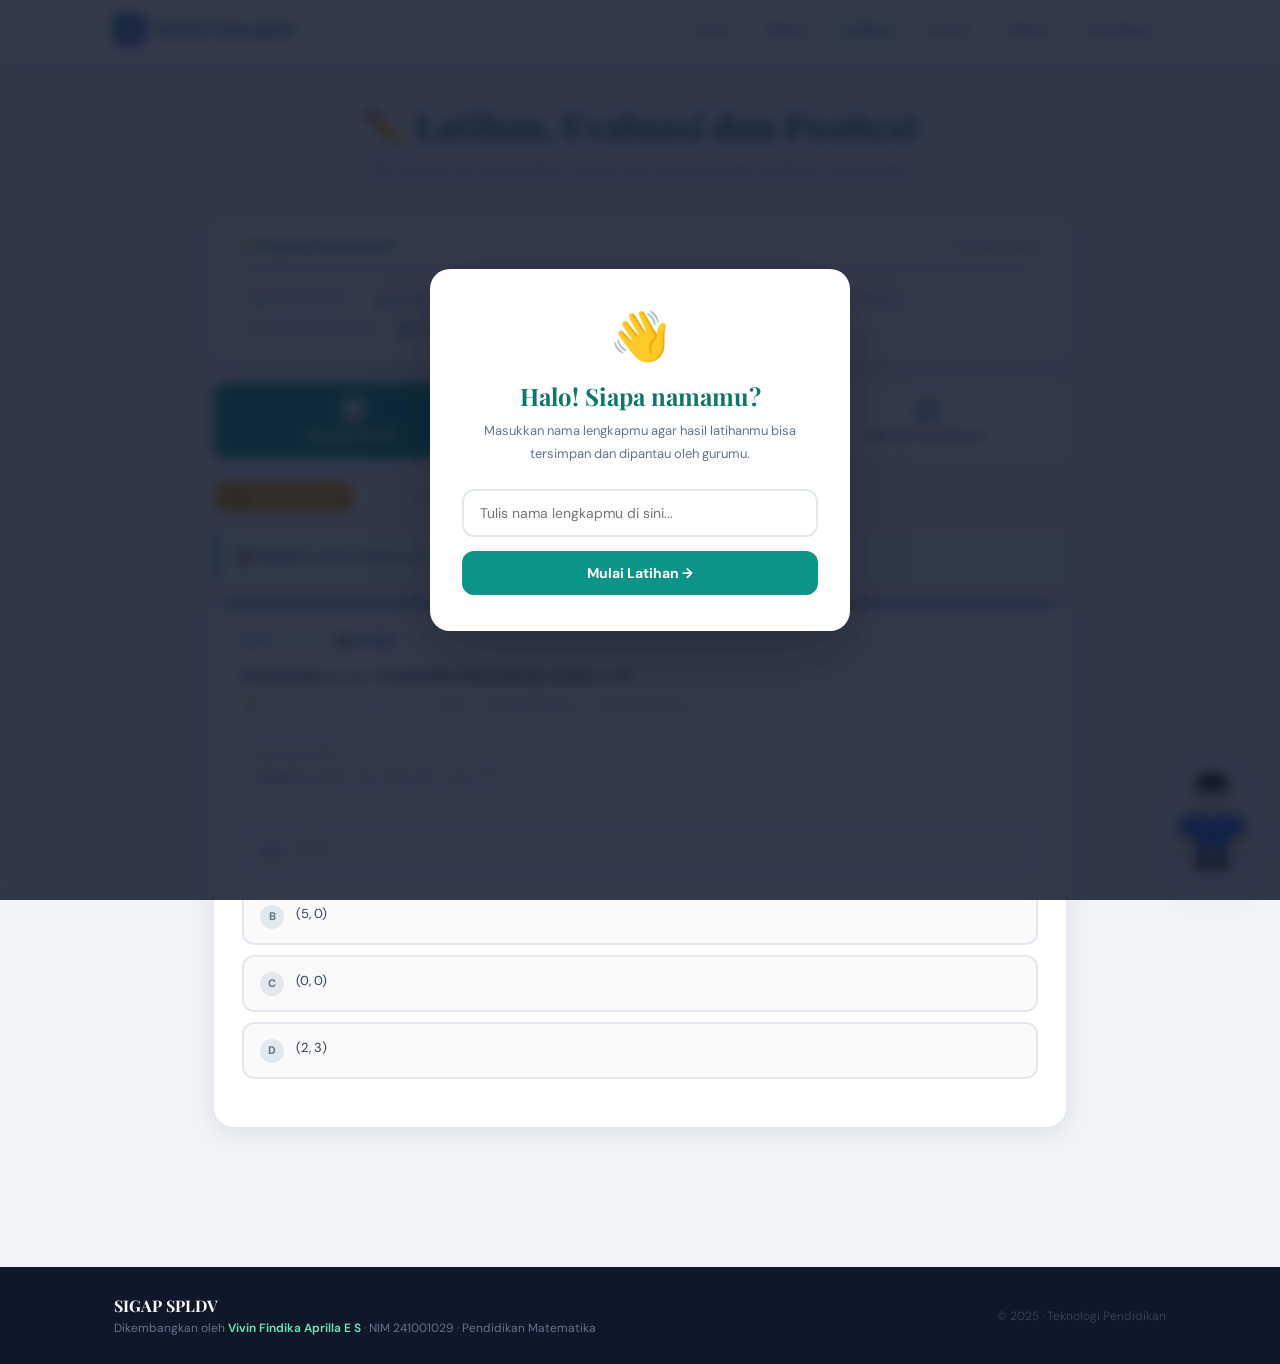
<file: Project/evaluasi.html>
<!DOCTYPE html>
<html lang="id">
<head>
  <meta charset="UTF-8">
  <meta name="viewport" content="width=device-width, initial-scale=1.0">
  <title>Evaluasi & Latihan — SIGAP SPLDV</title>
  <link rel="preconnect" href="https://fonts.googleapis.com">
  <link href="https://fonts.googleapis.com/css2?family=Playfair+Display:wght@700;800&family=DM+Sans:wght@400;600;700;800&display=swap" rel="stylesheet">
  <link rel="stylesheet" href="assets/css/navbar.css">
  <style>
    :root {
      --teal: #0D9488;
      --teal-d: #0F766E;
      --teal-xl: #F0FDF9;
      --amber: #F59E0B;
      --indigo: #6366F1;
      --green: #22C55E;
      --red: #EF4444;
      --shadow: 0 4px 24px rgba(0,0,0,.09);
      --shadow-lg: 0 16px 48px rgba(0,0,0,.14);
    }
    * { box-sizing: border-box; margin: 0; padding: 0; }
    body { font-family: 'DM Sans', sans-serif; background: #F0F4F8; color: #0F172A; }

    .wrapper { max-width: 900px; margin: 0 auto; padding: 40px 24px 100px; }

    /* ── PAGE HEADER ── */
    .page-header { text-align: center; margin-bottom: 36px; }
    .page-title { font-family: 'Playfair Display', serif; font-size: 36px; font-weight: 800; color: var(--teal-d); margin-bottom: 8px; }
    .page-subtitle { font-size: 14px; color: #64748B; line-height: 1.8; }

    /* ── PROGRESS BAR GLOBAL ── */
    .global-progress { background: white; border-radius: 16px; padding: 20px 24px; margin-bottom: 24px; box-shadow: var(--shadow); }
    .gp-top { display: flex; align-items: center; justify-content: space-between; margin-bottom: 10px; }
    .gp-label { font-size: 13px; font-weight: 700; color: var(--teal-d); }
    .gp-count { font-size: 13px; color: #64748B; }
    .gp-bar { height: 10px; background: #E2E8F0; border-radius: 20px; overflow: hidden; }
    .gp-fill { height: 100%; background: linear-gradient(90deg, var(--teal), var(--indigo)); border-radius: 20px; transition: width .5s cubic-bezier(.4,0,.2,1); width: 0%; }
    .gp-badges { display: flex; gap: 8px; margin-top: 12px; flex-wrap: wrap; }
    .gp-badge { font-size: 11px; font-weight: 700; padding: 4px 12px; border-radius: 20px; background: #F1F5F9; color: #94A3B8; transition: all .3s; }
    .gp-badge.done { background: #CCFBF1; color: var(--teal-d); }

    /* ── TAB METODE ── */
    .tab-nav { display: flex; gap: 8px; margin-bottom: 24px; }
    .tab-btn { flex: 1; padding: 12px 8px; border-radius: 12px; border: 2px solid #E2E8F0; background: white; font-family: 'DM Sans', sans-serif; font-size: 13px; font-weight: 700; color: #64748B; cursor: pointer; transition: all .2s; text-align: center; }
    .tab-btn:hover { border-color: var(--teal); color: var(--teal); }
    .tab-btn.active { background: var(--teal); border-color: var(--teal); color: white; }
    .tab-btn .tab-icon { display: block; font-size: 20px; margin-bottom: 4px; }
    .tab-btn .tab-check { display: inline-block; margin-left: 4px; }

    /* ── STAGE PILLS ── */
    .stage-pills { display: flex; gap: 8px; margin-bottom: 20px; }
    .stage-pill { padding: 6px 16px; border-radius: 20px; border: 2px solid #E2E8F0; background: white; font-size: 12px; font-weight: 700; color: #64748B; cursor: pointer; transition: all .2s; }
    .stage-pill.active { background: var(--amber); border-color: var(--amber); color: white; }
    .stage-pill.done { background: #CCFBF1; border-color: var(--teal); color: var(--teal-d); }
    .stage-pill.locked { opacity: .45; cursor: not-allowed; }

    /* ── STAGE INFO ── */
    .stage-info-box { background: #F0FDF9; border-left: 4px solid var(--teal); border-radius: 8px; padding: 14px 18px; margin-bottom: 20px; font-size: 13px; color: var(--teal-d); line-height: 1.7; }

    /* ── SOAL CARD ── */
    .soal-card { background: white; border-radius: 20px; padding: 28px; margin-bottom: 20px; box-shadow: var(--shadow); position: relative; overflow: hidden; }
    .soal-card::before { content: ''; position: absolute; top: 0; left: 0; right: 0; height: 4px; background: linear-gradient(90deg, var(--teal), var(--indigo)); }
    .soal-meta { display: flex; align-items: center; gap: 10px; margin-bottom: 14px; }
    .soal-num { font-size: 11px; font-weight: 800; letter-spacing: 2px; text-transform: uppercase; color: var(--teal); }
    .soal-type { font-size: 11px; font-weight: 700; padding: 3px 10px; border-radius: 20px; background: #EEF2FF; color: var(--indigo); }
    .soal-q { font-size: 15px; font-weight: 600; color: #0F172A; line-height: 1.7; margin-bottom: 6px; }
    .soal-hint { font-size: 12px; color: #94A3B8; margin-bottom: 18px; font-style: italic; }

    /* ── FORMULA BOX ── */
    .formula-box { background: #F8FAFC; border: 1px solid #E2E8F0; border-radius: 10px; padding: 12px 16px; margin-bottom: 18px; font-size: 13px; color: #334155; line-height: 1.8; font-family: 'Courier New', monospace; }

    /* ── OPSI JAWABAN ── */
    .opsi-list { display: flex; flex-direction: column; gap: 10px; margin-bottom: 20px; }
    .opsi-btn { display: flex; align-items: flex-start; gap: 12px; padding: 14px 16px; border-radius: 12px; border: 2px solid #E2E8F0; background: #FAFAFA; cursor: pointer; transition: all .2s; text-align: left; font-family: 'DM Sans', sans-serif; font-size: 13px; color: #334155; line-height: 1.6; }
    .opsi-btn:hover:not(:disabled) { border-color: var(--teal); background: var(--teal-xl); }
    .opsi-label { width: 24px; height: 24px; border-radius: 50%; background: #E2E8F0; color: #64748B; font-size: 11px; font-weight: 800; display: flex; align-items: center; justify-content: center; flex-shrink: 0; margin-top: 1px; }
    .opsi-btn.selected { border-color: var(--indigo); background: #EEF2FF; }
    .opsi-btn.selected .opsi-label { background: var(--indigo); color: white; }
    .opsi-btn.benar { border-color: var(--green); background: #F0FDF4; }
    .opsi-btn.benar .opsi-label { background: var(--green); color: white; }
    .opsi-btn.salah { border-color: var(--red); background: #FEF2F2; }
    .opsi-btn.salah .opsi-label { background: var(--red); color: white; }
    .opsi-btn:disabled { cursor: default; }

    /* ── FEEDBACK BOX ── */
    .feedback-box { border-radius: 12px; padding: 16px 18px; margin-bottom: 16px; font-size: 13px; line-height: 1.8; display: none; }
    .feedback-box.show { display: block; animation: slideDown .3s ease; }
    .feedback-box.benar { background: #F0FDF4; border: 1px solid #86EFAC; }
    .feedback-box.salah { background: #FEF2F2; border: 1px solid #FECACA; }
    .feedback-box .fb-head { font-weight: 800; font-size: 14px; margin-bottom: 6px; }
    .feedback-box.benar .fb-head { color: #166534; }
    .feedback-box.salah .fb-head { color: #991B1B; }
    .feedback-box p { color: #475569; }
    .feedback-box .fb-explain { margin-top: 8px; padding-top: 8px; border-top: 1px solid rgba(0,0,0,.06); color: #334155; font-weight: 600; }

    @keyframes slideDown { from { opacity: 0; transform: translateY(-8px); } to { opacity: 1; transform: none; } }

    /* ── TOMBOL LANJUT ── */
    .btn-lanjut { display: none; width: 100%; padding: 13px; border-radius: 12px; background: var(--teal); color: white; font-family: 'DM Sans', sans-serif; font-size: 14px; font-weight: 700; border: none; cursor: pointer; transition: all .2s; margin-top: 4px; }
    .btn-lanjut:hover { background: var(--teal-d); transform: translateY(-2px); }
    .btn-lanjut.show { display: block; animation: slideDown .3s ease .15s both; }

    /* ── HASIL STAGE ── */
    .hasil-card { background: white; border-radius: 20px; padding: 36px; text-align: center; box-shadow: var(--shadow); display: none; }
    .hasil-card.show { display: block; animation: slideDown .4s ease; }
    .hasil-emoji { font-size: 56px; margin-bottom: 12px; }
    .hasil-skor { font-family: 'Playfair Display', serif; font-size: 48px; font-weight: 800; color: var(--teal-d); margin-bottom: 4px; }
    .hasil-label { font-size: 14px; color: #64748B; margin-bottom: 20px; }
    .hasil-detail { display: flex; gap: 16px; justify-content: center; margin-bottom: 24px; flex-wrap: wrap; }
    .hd-item { background: #F1F5F9; border-radius: 12px; padding: 12px 20px; font-size: 13px; }
    .hd-num { font-family: 'Playfair Display', serif; font-size: 22px; font-weight: 700; color: var(--teal-d); }
    .hd-lbl { font-size: 11px; color: #94A3B8; font-weight: 700; text-transform: uppercase; margin-top: 2px; }
    .btn-ulang, .btn-lanjut-stage { display: inline-block; padding: 11px 22px; border-radius: 10px; font-family: 'DM Sans', sans-serif; font-size: 13px; font-weight: 700; cursor: pointer; border: none; transition: all .2s; margin: 4px; }
    .btn-ulang { background: #E2E8F0; color: #334155; }
    .btn-ulang:hover { background: #CBD5E1; }
    .btn-lanjut-stage { background: var(--teal); color: white; }
    .btn-lanjut-stage:hover { background: var(--teal-d); transform: translateY(-2px); }

    /* ── SEMUA SELESAI ── */
    .selesai-card { background: linear-gradient(135deg, #0D9488, #6366F1); border-radius: 20px; padding: 40px; text-align: center; color: white; margin-top: 24px; display: none; }
    .selesai-card.show { display: block; animation: slideDown .4s ease; }
    .selesai-card h2 { font-family: 'Playfair Display', serif; font-size: 28px; margin-bottom: 12px; }
    .selesai-card p { font-size: 14px; opacity: .85; margin-bottom: 24px; line-height: 1.8; }
    .selesai-badges { display: flex; gap: 12px; justify-content: center; flex-wrap: wrap; margin-bottom: 24px; }
    .s-badge { background: rgba(255,255,255,.15); border: 1px solid rgba(255,255,255,.3); border-radius: 12px; padding: 10px 18px; font-size: 13px; font-weight: 700; }

    /* ── FOOTER ── */
    .footer { background: #0F172A; margin-top: 20px; }
    .footer-inner { max-width: 1100px; margin: 0 auto; padding: 28px 24px; display: flex; align-items: center; justify-content: space-between; flex-wrap: wrap; gap: 12px; }
    .footer-brand { font-family: 'Playfair Display', serif; font-size: 16px; font-weight: 700; color: white; margin-bottom: 4px; }
    .footer-sub { font-size: 12px; color: #64748B; }
    .footer-sub span { color: #6EE7B7; font-weight: 600; }
    .footer-right { font-size: 12px; color: #334155; }

    /* ── FLOATING MASCOT ── */
    .floating-mascot { position: fixed; bottom: 28px; right: 28px; z-index: 999; cursor: pointer; transition: transform .3s cubic-bezier(.34,1.56,.64,1); }
    .floating-mascot:hover { transform: translateY(-6px) scale(1.05); }
    .fm-char { width: 80px; height: auto; display: block; filter: drop-shadow(0 8px 20px rgba(0,0,0,.2)); }
    .fm-bubble { position: absolute; bottom: 90px; right: 0; background: white; border-radius: 16px 16px 4px 16px; padding: 12px 16px; font-size: 12.5px; font-weight: 700; color: var(--teal-d); box-shadow: var(--shadow-lg); opacity: 0; transform: translateY(10px) scale(.85); transition: opacity .35s, transform .35s; pointer-events: none; max-width: 210px; white-space: normal; text-align: left; line-height: 1.5; }
    .fm-bubble::after { content: ''; position: absolute; bottom: -8px; right: 20px; width: 0; height: 0; border-left: 8px solid transparent; border-right: 8px solid transparent; border-top: 8px solid white; }
    .floating-mascot.show-bubble .fm-bubble { opacity: 1; transform: translateY(0) scale(1); }

    @media (max-width: 768px) {
      body { padding-bottom: 80px; }
      .wrapper { padding: 24px 16px 100px; }
      .page-title { font-size: 28px; }
      .tab-btn .tab-icon { font-size: 16px; }
      .floating-mascot { bottom: 16px; right: 16px; }
      .fm-char { width: 64px; }
    }

    /* ── MODAL INPUT NAMA ── */
    .nama-overlay { position: fixed; inset: 0; background: rgba(15,23,42,.85); z-index: 9999; display: flex; align-items: center; justify-content: center; padding: 20px; backdrop-filter: blur(6px); }
    .nama-overlay.hidden { display: none !important; }
    .nama-modal { background: white; border-radius: 20px; padding: 36px 32px; max-width: 420px; width: 100%; text-align: center; box-shadow: 0 24px 64px rgba(0,0,0,.2); }
    .nama-modal h2 { font-family: 'Playfair Display', serif; font-size: 24px; color: var(--teal-d); margin-bottom: 8px; }
    .nama-modal p { font-size: 13px; color: #64748B; margin-bottom: 24px; line-height: 1.7; }
    .nama-input { width: 100%; padding: 13px 16px; border: 2px solid #E2E8F0; border-radius: 12px; font-family: 'DM Sans', sans-serif; font-size: 14px; color: #0F172A; outline: none; transition: border-color .2s; margin-bottom: 14px; }
    .nama-input:focus { border-color: var(--teal); }
    .nama-submit { width: 100%; padding: 13px; border-radius: 12px; background: var(--teal); color: white; font-family: 'DM Sans', sans-serif; font-size: 14px; font-weight: 700; border: none; cursor: pointer; transition: background .2s; }
    .nama-submit:hover { background: var(--teal-d); }
    .nama-error { font-size: 12px; color: var(--red); margin-bottom: 10px; display: none; }
    .nama-error.show { display: block; }

    /* ── NOTIF KIRIM DATA ── */
    .notif-kirim { position: fixed; bottom: 100px; left: 50%; transform: translateX(-50%); background: var(--teal-d); color: white; padding: 10px 20px; border-radius: 30px; font-size: 13px; font-weight: 600; z-index: 9998; opacity: 0; transition: opacity .4s; pointer-events: none; white-space: nowrap; }
    .notif-kirim.show { opacity: 1; }
  </style>
  <link rel="stylesheet" href="assets/css/page-transition.css">
</head>
<body>
<div id="navbar-container"></div>

<!-- ── MODAL INPUT NAMA ── -->
<div class="nama-overlay" id="namaOverlay">
  <div class="nama-modal">
    <div style="font-size:48px;margin-bottom:12px;">👋</div>
    <h2>Halo! Siapa namamu?</h2>
    <p>Masukkan nama lengkapmu agar hasil latihanmu bisa tersimpan dan dipantau oleh gurumu.</p>
    <input type="text" class="nama-input" id="inputNama" placeholder="Tulis nama lengkapmu di sini..." maxlength="60" onkeydown="if(event.key==='Enter') simpanNama()">
    <div class="nama-error" id="namaError">Nama tidak boleh kosong!</div>
    <button class="nama-submit" onclick="simpanNama()">Mulai Latihan →</button>
  </div>
</div>

<!-- ── NOTIF KIRIM ── -->
<div class="notif-kirim" id="notifKirim">📤 Data tersimpan ke rekap guru...</div>

<div class="wrapper">

  <!-- HEADER -->
  <div class="page-header">
    <h1 class="page-title">✏️ Latihan, Evaluasi dan Posttest</h1>
    <p class="page-subtitle" id="sapaanSiswa">Pilih metode dan tahap latihan. Jawab soal, langsung dapat feedback & penjelasan!</p>
    <button id="btnGantiNama" onclick="gantiNama()" style="display:none;margin-top:10px;padding:6px 14px;border-radius:20px;border:1.5px solid var(--teal);background:white;color:var(--teal);font-family:'DM Sans',sans-serif;font-size:12px;font-weight:700;cursor:pointer;">✏️ Ganti Nama</button>
  </div>

  <!-- GLOBAL PROGRESS -->
  <div class="global-progress">
    <div class="gp-top">
      <span class="gp-label">🏆 Progress Keseluruhan</span>
      <span class="gp-count" id="gpCount">0 / 9 tahap selesai</span>
    </div>
    <div class="gp-bar"><div class="gp-fill" id="gpFill"></div></div>
    <div class="gp-badges">
      <span class="gp-badge" id="badge-grafik-guided">📊 Grafik Guided</span>
      <span class="gp-badge" id="badge-grafik-practice">📊 Grafik Practice</span>
      <span class="gp-badge" id="badge-grafik-posttest">📊 Grafik Posttest</span>
      <span class="gp-badge" id="badge-eliminasi-guided">✏️ Eliminasi Guided</span>
      <span class="gp-badge" id="badge-eliminasi-practice">✏️ Eliminasi Practice</span>
      <span class="gp-badge" id="badge-eliminasi-posttest">✏️ Eliminasi Posttest</span>
      <span class="gp-badge" id="badge-substitusi-guided">🔄 Substitusi Guided</span>
      <span class="gp-badge" id="badge-substitusi-practice">🔄 Substitusi Practice</span>
      <span class="gp-badge" id="badge-substitusi-posttest">🔄 Substitusi Posttest</span>
    </div>
  </div>

  <!-- TAB METODE -->
  <div class="tab-nav">
    <button class="tab-btn active" onclick="switchMetode('grafik')" id="tab-grafik">
      <span class="tab-icon">📊</span>Metode Grafik<span class="tab-check" id="check-grafik"></span>
    </button>
    <button class="tab-btn" onclick="switchMetode('eliminasi')" id="tab-eliminasi">
      <span class="tab-icon">✏️</span>Metode Eliminasi<span class="tab-check" id="check-eliminasi"></span>
    </button>
    <button class="tab-btn" onclick="switchMetode('substitusi')" id="tab-substitusi">
      <span class="tab-icon">🔄</span>Metode Substitusi<span class="tab-check" id="check-substitusi"></span>
    </button>
  </div>

  <!-- KONTEN LATIHAN -->
  <div id="latihan-area"></div>

  <!-- SELESAI SEMUA -->
  <div class="selesai-card" id="selesaiCard">
    <h2 id="selesaiJudul">🌟 Luar Biasa!</h2>
    <p id="selesaiPesan">Kamu telah menyelesaikan semua tahap latihan SPLDV!<br>Capaian yang membanggakan. Kamu siap menghadapi ujian!</p>
    <div class="selesai-badges">
      <span class="s-badge">📊 Grafik ✓</span>
      <span class="s-badge">✏️ Eliminasi ✓</span>
      <span class="s-badge">🔄 Substitusi ✓</span>
    </div>

    <!-- Skor Total -->
    <div id="selesaiSkorBox" style="background:rgba(255,255,255,.15);border-radius:14px;padding:14px 24px;margin-bottom:20px;display:inline-block;">
      <div style="font-size:13px;opacity:.8;margin-bottom:4px;">Skor Total Keseluruhan</div>
      <div id="selesaiSkorAngka" style="font-family:'Playfair Display',serif;font-size:42px;font-weight:800;line-height:1;">–</div>
    </div>

    <!-- Info remidi -->
    <div id="remidiInfo" style="display:none;background:rgba(255,255,255,.2);border-radius:12px;padding:12px 20px;margin-bottom:20px;font-size:13px;line-height:1.7;">
      ⚠️ <strong>Nilai kamu di bawah 70%.</strong><br>
      Kerjakan remidi untuk memperkuat pemahamanmu sebelum lanjut.
    </div>

    <div style="display:flex;gap:12px;justify-content:center;flex-wrap:wrap;">
      <a href="karakter.html" style="display:inline-block;background:white;color:var(--teal-d);padding:12px 28px;border-radius:12px;font-weight:700;font-size:14px;text-decoration:none;">← Kembali ke Beranda</a>
      <a id="tombolRemidi" href="https://forms.gle/WQev6RDpQRs4z4FZ8" target="_blank" rel="noopener"
         style="display:none;background:#EF4444;color:white;padding:12px 28px;border-radius:12px;font-weight:700;font-size:14px;text-decoration:none;">
        📝 Kerjakan Remidi →
      </a>
    </div>
  </div>

</div>

<footer class="footer">
  <div class="footer-inner">
    <div>
      <div class="footer-brand">SIGAP SPLDV</div>
      <div class="footer-sub">Dikembangkan oleh <span>Vivin Findika Aprilla E S</span> · NIM 241001029 · Pendidikan Matematika</div>
    </div>
    <div class="footer-right">© 2025 · Teknologi Pendidikan</div>
  </div>
</footer>

<!-- NAVBAR -->
<script src="assets/js/navbar.js"></script>

<!-- FLOATING MASCOT -->
<div class="floating-mascot" id="floatMascot" onclick="nextMascotMsg()">
  <div class="fm-bubble" id="fmBubble">Yuk mulai latihan! Pilih metode yang ingin kamu pelajari 😊</div>
  <svg class="fm-char" viewBox="0 0 100 130" fill="none" xmlns="http://www.w3.org/2000/svg">
    <ellipse cx="50" cy="126" rx="28" ry="6" fill="rgba(0,0,0,0.12)"/>
    <rect x="32" y="92" width="14" height="28" rx="7" fill="#1E3A5F"/>
    <rect x="54" y="92" width="14" height="28" rx="7" fill="#1E3A5F"/>
    <ellipse cx="39" cy="120" rx="10" ry="6" fill="#1C1917"/>
    <ellipse cx="61" cy="120" rx="10" ry="6" fill="#1C1917"/>
    <rect x="24" y="56" width="52" height="42" rx="14" fill="#2563EB"/>
    <path d="M38 56 L50 66 L62 56" fill="white" opacity=".9"/>
    <path d="M48 60 L50 75 L52 60 L50 58Z" fill="#EF4444"/>
    <rect x="10" y="60" width="16" height="28" rx="8" fill="#2563EB"/>
    <rect x="74" y="60" width="16" height="28" rx="8" fill="#2563EB"/>
    <circle cx="18" cy="90" r="8" fill="#FBBF7A"/>
    <circle cx="82" cy="90" r="8" fill="#FBBF7A"/>
    <circle cx="50" cy="32" rx="20" ry="22" fill="#FBBF7A"/>
    <ellipse cx="50" cy="18" rx="20" ry="12" fill="#1C1917"/>
    <circle cx="32" cy="32" r="7" fill="#FBBF7A"/>
    <circle cx="68" cy="32" r="7" fill="#FBBF7A"/>
    <ellipse cx="42" cy="32" rx="4" ry="5" fill="white"/>
    <ellipse cx="58" cy="32" rx="4" ry="5" fill="white"/>
    <ellipse cx="43" cy="33" rx="2" ry="2.5" fill="#1C1917"/>
    <ellipse cx="59" cy="33" rx="2" ry="2.5" fill="#1C1917"/>
    <path d="M42 40 Q50 45 58 40" stroke="#D97706" stroke-width="1.5" stroke-linecap="round" fill="none"/>
  </svg>
</div>

<script src="assets/js/page-transition.js"></script>

<script>
// ════════════════════════════════════════════
// DATA SOAL
// ════════════════════════════════════════════
const SOAL = {
  grafik: {
    guided: [
      {
        q: "Persamaan x + y = 5 memiliki titik potong sumbu-x di...",
        hint: "💡 Hint: Saat memotong sumbu-x, nilai y = 0. Substitusikan y = 0 ke persamaan.",
        formula: "x + y = 5\nJika y = 0 → x + 0 = 5 → x = ?",
        opsi: ["(0, 5)", "(5, 0)", "(0, 0)", "(2, 3)"],
        jawaban: 1,
        explain: "Titik potong sumbu-x diperoleh dengan membuat y = 0. Maka x + 0 = 5, sehingga x = 5. Titik potongnya adalah (5, 0).",
        steps: "Langkah: Substitusi y=0 → x=5 → Titik (5, 0)"
      },
      {
        q: "Persamaan 2x + y = 6 memiliki titik potong sumbu-y di...",
        hint: "💡 Hint: Saat memotong sumbu-y, nilai x = 0. Substitusikan x = 0 ke persamaan.",
        formula: "2x + y = 6\nJika x = 0 → 2(0) + y = 6 → y = ?",
        opsi: ["(3, 0)", "(0, 3)", "(0, 6)", "(6, 0)"],
        jawaban: 2,
        explain: "Titik potong sumbu-y diperoleh dengan membuat x = 0. Maka 2(0) + y = 6, sehingga y = 6. Titik potongnya adalah (0, 6).",
        steps: "Langkah: Substitusi x=0 → y=6 → Titik (0, 6)"
      },
      {
        q: "Dua garis x + y = 4 dan x − y = 2 berpotongan di titik...",
        hint: "💡 Hint: Titik potong adalah solusi SPLDV. Cari titik yang memenuhi kedua persamaan sekaligus.",
        formula: "x + y = 4  ...(1)\nx − y = 2  ...(2)\nJumlahkan (1)+(2): 2x = 6 → x = 3\nSubstitusi ke (1): 3 + y = 4 → y = ?",
        opsi: ["(2, 2)", "(3, 1)", "(1, 3)", "(4, 0)"],
        jawaban: 1,
        explain: "Jumlahkan kedua persamaan: (x+y)+(x-y) = 4+2 → 2x = 6 → x = 3. Substitusi ke persamaan (1): 3 + y = 4 → y = 1. Titik potong garis adalah (3, 1).",
        steps: "Langkah: Jumlahkan → x=3 → y=1 → Titik (3, 1)"
      }
    ],
    practice: [
      {
        q: "Persamaan 3x + 2y = 12. Titik potong sumbu-x adalah...",
        hint: "💡 Hint: Buat y = 0 lalu selesaikan nilai x.",
        formula: "3x + 2y = 12\nJika y = 0 → 3x = 12 → x = ?",
        opsi: ["(4, 0)", "(0, 4)", "(6, 0)", "(0, 6)"],
        jawaban: 0,
        explain: "Substitusi y = 0: 3x + 0 = 12 → x = 4. Titik potong sumbu-x adalah (4, 0).",
        steps: "y=0 → 3x=12 → x=4 → (4,0)"
      },
      {
        q: "Garis x + 2y = 8 dan 2x − y = 6 berpotongan di titik...",
        hint: "💡 Hint: Coba eliminasi salah satu variabel dengan mengalikan salah satu persamaan terlebih dahulu.",
        formula: "x + 2y = 8    ...(1)\n2x − y = 6   ...(2)\n(2) × 2: 4x − 2y = 12  ...(3)\n(1) + (3): 5x = 20 → x = ?",
        opsi: ["(4, 2)", "(2, 4)", "(3, 2.5)", "(5, 1.5)"],
        jawaban: 0,
        explain: "Kalikan persamaan (2) dengan 2: 4x−2y=12. Jumlahkan dengan (1): 5x=20 → x=4. Substitusi ke (1): 4+2y=8 → y=2. Titik potong adalah (4, 2).",
        steps: "Eliminasi y → x=4 → y=2 → (4,2)"
      }
    ],
    posttest: [
      {
        q: "Titik potong sumbu-y dari persamaan 4x + 2y = 16 adalah...",
        hint: null,
        formula: "4x + 2y = 16",
        opsi: ["(0, 8)", "(4, 0)", "(0, 4)", "(8, 0)"],
        jawaban: 0,
        explain: "Substitusi x=0: 4(0)+2y=16 → 2y=16 → y=8. Titik potong sumbu-y adalah (0, 8).",
        steps: "x=0 → 2y=16 → y=8 → (0,8)"
      },
      {
        q: "Jika garis y = 2x − 1 dan y = −x + 5 digambar, mereka berpotongan di...",
        hint: null,
        formula: "2x − 1 = −x + 5\n3x = 6 → x = ?\ny = 2(?) − 1",
        opsi: ["(2, 3)", "(3, 2)", "(1, 1)", "(2, 5)"],
        jawaban: 0,
        explain: "Samakan kedua y: 2x-1 = -x+5 → 3x=6 → x=2. Substitusi: y=2(2)-1=3. Titik potong (2, 3).",
        steps: "2x-1=-x+5 → x=2 → y=3 → (2,3)"
      },
      {
        q: "SPLDV x + y = 7 dan x − y = 1 memiliki solusi...",
        hint: null,
        formula: "x + y = 7\nx − y = 1",
        opsi: ["x=3, y=4", "x=4, y=3", "x=5, y=2", "x=2, y=5"],
        jawaban: 1,
        explain: "Jumlahkan: 2x=8 → x=4. Substitusi: 4+y=7 → y=3. Solusi: x=4, y=3.",
        steps: "2x=8 → x=4 → y=3"
      },
      {
        q: "Persamaan 5x − y = 10, titik potong sumbu-x adalah...",
        hint: null,
        formula: "5x − y = 10, y = 0",
        opsi: ["(0, 2)", "(2, 0)", "(0, −10)", "(10, 0)"],
        jawaban: 1,
        explain: "Substitusi y=0: 5x=10 → x=2. Titik potong sumbu-x adalah (2, 0).",
        steps: "y=0 → 5x=10 → x=2 → (2,0)"
      },
      {
        q: "Garis-garis x = 3 dan y = 2x − 1 berpotongan di titik...",
        hint: null,
        formula: "x = 3 (garis vertikal)\ny = 2(3) − 1 = ?",
        opsi: ["(3, 5)", "(3, 4)", "(3, 7)", "(3, 6)"],
        jawaban: 0,
        explain: "Karena x=3, substitusi ke y=2x-1: y=2(3)-1=6-1=5. Titik potong adalah (3, 5).",
        steps: "x=3 → y=2(3)-1=5 → (3,5)"
      }
    ]
  },

  eliminasi: {
    guided: [
      {
        q: "Gunakan metode eliminasi untuk menyelesaikan: x + y = 7 dan x − y = 3. Nilai x adalah...",
        hint: "💡 Hint: Jumlahkan kedua persamaan untuk mengeliminasi variabel y!",
        formula: "x + y = 7  ...(1)\nx − y = 3  ...(2)\n(1) + (2): 2x = ? → x = ?",
        opsi: ["x = 3", "x = 4", "x = 5", "x = 6"],
        jawaban: 2,
        explain: "Jumlahkan persamaan (1) dan (2): (x+y)+(x-y) = 7+3 → 2x = 10 → x = 5. Eliminasi berarti menghilangkan satu variabel agar variabel lain bisa dicari.",
        steps: "(1)+(2): 2x=10 → x=5"
      },
      {
        q: "Dari soal sebelumnya (x + y = 7 dan x − y = 3), setelah x = 5, nilai y adalah...",
        hint: "💡 Hint: Substitusikan x = 5 ke salah satu persamaan awal.",
        formula: "x + y = 7\nSubstitusi x = 5:\n5 + y = 7 → y = ?",
        opsi: ["y = 1", "y = 2", "y = 3", "y = 4"],
        jawaban: 1,
        explain: "Substitusi x=5 ke persamaan (1): 5 + y = 7 → y = 7 - 5 = 2. Jadi y = 2. Solusi SPLDV adalah x=5 dan y=2.",
        steps: "5+y=7 → y=2"
      },
      {
        q: "Untuk mengeliminasi x dari: 2x + y = 8 dan x + y = 5, langkah yang benar adalah...",
        hint: "💡 Hint: Kurangi persamaan yang satu dari yang lain agar koefisien x sama!",
        formula: "2x + y = 8  ...(1)\nx  + y = 5  ...(2)\n(1) − (2): ? ",
        opsi: [
          "Jumlahkan kedua persamaan → 3x + 2y = 13",
          "Kurangkan (1)−(2) → x = 3",
          "Kalikan (2) dengan 2, lalu kurangkan → x = 2",
          "Substitusi langsung x ke persamaan (1)"
        ],
        jawaban: 1,
        explain: "Kurangkan (1)-(2): (2x+y)-(x+y) = 8-5 → x = 3. Koefisien y sudah sama (keduanya 1), jadi cukup langsung dikurangkan untuk mengeliminasi y dan mendapat nilai x.",
        steps: "(1)-(2): x=3"
      }
    ],
    practice: [
      {
        q: "Selesaikan: 3x + 2y = 16 dan x + 2y = 8. Nilai x adalah...",
        hint: "💡 Hint: Koefisien y sudah sama! Kurangkan langsung untuk eliminasi y.",
        formula: "3x + 2y = 16  ...(1)\nx  + 2y =  8  ...(2)\n(1) − (2): 2x = 8 → x = ?",
        opsi: ["x = 2", "x = 3", "x = 4", "x = 5"],
        jawaban: 2,
        explain: "Kurangkan (1)-(2): 2x = 8 → x = 4. Koefisien y sudah sama (2y) sehingga langsung bisa dieliminasi dengan pengurangan.",
        steps: "(1)-(2): 2x=8 → x=4"
      },
      {
        q: "Dari 3x + 2y = 16 dan x + 2y = 8, setelah x = 4, nilai y adalah...",
        hint: "💡 Hint: Substitusikan x = 4 ke persamaan yang lebih sederhana.",
        formula: "x + 2y = 8\n4 + 2y = 8 → 2y = ? → y = ?",
        opsi: ["y = 1", "y = 2", "y = 3", "y = 4"],
        jawaban: 1,
        explain: "Substitusi x=4 ke persamaan (2): 4 + 2y = 8 → 2y = 4 → y = 2. Solusi SPLDV: x=4, y=2.",
        steps: "4+2y=8 → 2y=4 → y=2"
      }
    ],
    posttest: [
      {
        q: "Selesaikan: 2x + y = 9 dan x + y = 6. Nilai x adalah...",
        hint: null,
        formula: "2x + y = 9\nx  + y = 6",
        opsi: ["x = 2", "x = 3", "x = 4", "x = 5"],
        jawaban: 1,
        explain: "Kurangkan persamaan 1 dan 2: x = 9-6 = 3. Jadi x = 3.",
        steps: "(1)-(2): x=3"
      },
      {
        q: "Dari soal di atas (2x + y = 9, x + y = 6), nilai y adalah...",
        hint: null,
        formula: "x + y = 6, x = 3",
        opsi: ["y = 2", "y = 3", "y = 4", "y = 5"],
        jawaban: 1,
        explain: "Substitusi x=3 ke x+y=6: 3+y=6 → y=3.",
        steps: "3+y=6 → y=3"
      },
      {
        q: "Metode eliminasi cocok digunakan ketika...",
        hint: null,
        formula: null,
        opsi: [
          "Koefisien salah satu variabel sudah sama di kedua persamaan",
          "Salah satu persamaan hanya memiliki satu variabel",
          "Kedua persamaan tidak memiliki variabel yang sama",
          "Nilai variabel sudah diketahui sebelumnya"
        ],
        jawaban: 0,
        explain: "Metode eliminasi paling efisien ketika koefisien salah satu variabel sudah sama di kedua persamaan, karena bisa langsung dijumlahkan atau dikurangkan tanpa perlu perkalian dulu.",
        steps: "Koefisien sama → eliminasi langsung"
      },
      {
        q: "Untuk menyelesaikan 4x − 2y = 10 dan 2x − 2y = 4, nilai x adalah...",
        hint: null,
        formula: "4x − 2y = 10  ...(1)\n2x − 2y =  4  ...(2)\n(1)−(2): 2x = 6 → x = ?",
        opsi: ["x = 2", "x = 3", "x = 4", "x = 5"],
        jawaban: 1,
        explain: "Kurangkan (1)-(2): 2x = 6 → x = 3.",
        steps: "(1)-(2): 2x=6 → x=3"
      },
      {
        q: "Dari 4x − 2y = 10 dan 2x − 2y = 4, nilai y adalah...",
        hint: null,
        formula: "2x − 2y = 4, x = 3\n2(3) − 2y = 4 → y = ?",
        opsi: ["y = 0", "y = 1", "y = 2", "y = 3"],
        jawaban: 2,
        explain: "Substitusi x=3 ke persamaan (2): 2(3)-2y=4 → 6-2y=4 → 2y=2 → y=1. Jadi y=1.",
        steps: "6-2y=4 → 2y=2 → y=1"
      }
    ]
  },

  substitusi: {
    guided: [
      {
        q: "Dari persamaan y = x + 2 dan 2x + y = 10, langkah pertama metode substitusi adalah...",
        hint: "💡 Hint: Dalam metode substitusi, kita menggantikan (mensubstitusikan) ekspresi satu variabel ke persamaan lain.",
        formula: "y = x + 2         ...(1)\n2x + y = 10      ...(2)\nSubstitusi (1) ke (2):\n2x + (x + 2) = 10",
        opsi: [
          "Jumlahkan kedua persamaan langsung",
          "Substitusikan y = x + 2 ke persamaan 2x + y = 10",
          "Kurangkan persamaan 2 dari persamaan 1",
          "Bagi persamaan 1 dengan 2"
        ],
        jawaban: 1,
        explain: "Metode substitusi dimulai dengan mengambil ekspresi variabel dari satu persamaan (y = x+2), lalu menggantikannya ke persamaan lain (2x + y = 10). Ini mengubah SPLDV menjadi persamaan satu variabel yang mudah diselesaikan.",
        steps: "Ambil y=x+2, substitusi ke persamaan 2"
      },
      {
        q: "Setelah substitusi y = x + 2 ke 2x + y = 10, persamaan yang diperoleh adalah...",
        hint: "💡 Hint: Ganti y dengan (x + 2) dalam persamaan 2x + y = 10, lalu sederhanakan.",
        formula: "2x + (x + 2) = 10\n? x + 2 = 10\n? x = 8\nx = ?",
        opsi: ["3x = 8, x = 8/3", "3x + 2 = 10, x = 8/3", "3x = 8, x ≈ 2,67", "3x + 2 = 10, x = 8/3 ≈ 2,67"],
        jawaban: 1,
        explain: "Substitusi y=x+2 ke 2x+y=10: 2x+(x+2)=10 → 3x+2=10 → 3x=8 → x=8/3 ≈ 2,67. Perhatikan bahwa proses ini mengubah SPLDV menjadi persamaan linear satu variabel.",
        steps: "2x+(x+2)=10 → 3x+2=10 → 3x=8"
      },
      {
        q: "Dari y = 2x − 1 dan x + y = 8, nilai x yang benar setelah substitusi adalah...",
        hint: "💡 Hint: Substitusi y = 2x - 1 ke x + y = 8. Selesaikan persamaan yang terbentuk.",
        formula: "x + (2x − 1) = 8\n3x − 1 = 8\n3x = ?\nx = ?",
        opsi: ["x = 2", "x = 3", "x = 4", "x = 5"],
        jawaban: 1,
        explain: "Substitusi y=2x-1 ke x+y=8: x+(2x-1)=8 → 3x-1=8 → 3x=9 → x=3. Kemudian cari y: y=2(3)-1=5. Solusi: x=3, y=5.",
        steps: "x+(2x-1)=8 → 3x=9 → x=3"
      }
    ],
    practice: [
      {
        q: "Dari y = 3x − 2 dan 2x + y = 12, nilai x adalah...",
        hint: "💡 Hint: Substitusikan y = 3x - 2 ke persamaan 2x + y = 12.",
        formula: "2x + (3x − 2) = 12\n5x − 2 = 12\n5x = ?\nx = ?",
        opsi: ["x = 2", "x = 2,8", "x = 3", "x = 14"],
        jawaban: 1,
        explain: "Substitusi y=3x-2 ke 2x+y=12: 2x+(3x-2)=12 → 5x-2=12 → 5x=14 → x=14/5=2,8.",
        steps: "5x-2=12 → 5x=14 → x=2,8"
      },
      {
        q: "Dari x = 2y + 1 dan 3x − y = 13, nilai y adalah...",
        hint: "💡 Hint: Substitusikan x = 2y + 1 ke persamaan 3x - y = 13.",
        formula: "3(2y + 1) − y = 13\n6y + 3 − y = 13\n5y + 3 = 13\n5y = ? → y = ?",
        opsi: ["y = 1", "y = 2", "y = 3", "y = 4"],
        jawaban: 1,
        explain: "Substitusi x=2y+1 ke 3x-y=13: 3(2y+1)-y=13 → 6y+3-y=13 → 5y=10 → y=2. Kemudian x=2(2)+1=5.",
        steps: "6y+3-y=13 → 5y=10 → y=2"
      }
    ],
    posttest: [
      {
        q: "Dari y = x + 4 dan 2x + y = 13, nilai x adalah...",
        hint: null,
        formula: "2x + (x + 4) = 13\n3x = 9 → x = ?",
        opsi: ["x = 2", "x = 3", "x = 4", "x = 5"],
        jawaban: 1,
        explain: "Substitusi y=x+4: 2x+(x+4)=13 → 3x=9 → x=3.",
        steps: "3x+4=13 → 3x=9 → x=3"
      },
      {
        q: "Dari y = x + 4 dan x = 3, nilai y adalah...",
        hint: null,
        formula: "y = 3 + 4 = ?",
        opsi: ["y = 5", "y = 6", "y = 7", "y = 8"],
        jawaban: 2,
        explain: "Substitusi x=3 ke y=x+4: y=3+4=7. Solusi SPLDV: x=3, y=7.",
        steps: "y=3+4=7"
      },
      {
        q: "Metode substitusi lebih mudah digunakan ketika...",
        hint: null,
        formula: null,
        opsi: [
          "Koefisien kedua variabel sama di kedua persamaan",
          "Salah satu persamaan sudah menyatakan satu variabel secara eksplisit (misal y = ...)",
          "Kedua persamaan berbentuk ax + by = c",
          "Hanya ada satu persamaan dalam sistem"
        ],
        jawaban: 1,
        explain: "Metode substitusi paling efisien ketika salah satu persamaan sudah berbentuk y=... atau x=..., karena ekspresi itu langsung bisa disubstitusikan tanpa transformasi tambahan.",
        steps: "Persamaan eksplisit → substitusi langsung"
      },
      {
        q: "Dari x = 5 − y dan 3x + 2y = 11, nilai y adalah...",
        hint: null,
        formula: "3(5 − y) + 2y = 11\n15 − 3y + 2y = 11\n15 − y = 11 → y = ?",
        opsi: ["y = 2", "y = 3", "y = 4", "y = 5"],
        jawaban: 2,
        explain: "Substitusi x=5-y: 3(5-y)+2y=11 → 15-3y+2y=11 → 15-y=11 → y=4. Maka x=5-4=1.",
        steps: "15-y=11 → y=4"
      },
      {
        q: "Dari x = 5 − y dan y = 4, nilai x adalah...",
        hint: null,
        formula: "x = 5 − 4 = ?",
        opsi: ["x = 0", "x = 1", "x = 2", "x = 3"],
        jawaban: 1,
        explain: "Substitusi y=4 ke x=5-y: x=5-4=1. Solusi SPLDV: x=1, y=4.",
        steps: "x=5-4=1"
      }
    ]
  }
};

// ════════════════════════════════════════════
// STATE
// ════════════════════════════════════════════
const STAGE_INFO = {
  guided:   { label: 'Guided',   soal: 3, icon: '👨‍🎓', desc: 'Latihan dengan petunjuk dan hint lengkap di setiap soal. Cocok untuk pemula!' },
  practice: { label: 'Practice', soal: 2, icon: '💪',   desc: 'Latihan mandiri dengan formula sebagai panduan. Uji kemampuanmu!' },
  posttest: { label: 'Posttest', soal: 5, icon: '⭐',   desc: 'Tes akhir tanpa hint. Tunjukkan bahwa kamu sudah menguasai materi!' }
};

const state = {
  metode: 'grafik',
  stage: 'guided',
  soalIdx: 0,
  jawaban: {},     // {metode_stage_idx: true/false}
  done: {},        // {metode_stage: true}
  scores: {}       // {metode_stage: {benar, total}}
};

const MASCOT_MSGS = {
  start:    "Yuk mulai latihan! Pilih metode yang ingin kamu pelajari 😊",
  benar:    ["Betul sekali! Kamu hebat! 🌟", "Luar biasa! Terus semangat! 🎉", "Jawabanmu benar! Ayo lanjut! 💪"],
  salah:    ["Hampir! Baca penjelasannya ya, pasti paham 😊", "Coba pahami langkahnya lagi ya! 📚", "Jangan menyerah! Setiap kesalahan adalah pelajaran 💡"],
  selesai:  ["Tahap ini selesai! Kamu keren banget! 🏆", "Mantap! Lanjut ke tahap berikutnya ya! 🚀", "Kerja keras terbayar! Terus belajar! ⭐"],
  all_done: "Semua selesai! Kamu luar biasa! 🌟🎓"
};

// ════════════════════════════════════════════
// RENDER
// ════════════════════════════════════════════
function switchMetode(m) {
  state.metode = m;
  state.stage = 'guided';
  state.soalIdx = 0;
  document.querySelectorAll('.tab-btn').forEach(b => b.classList.remove('active'));
  document.getElementById('tab-'+m).classList.add('active');
  renderLatihan();
}

function switchStage(s) {
  // Cek locked
  const stages = ['guided','practice','posttest'];
  const idx = stages.indexOf(s);
  if (idx > 0 && !state.done[state.metode+'_'+stages[idx-1]]) {
    showMascot("Selesaikan tahap " + STAGE_INFO[stages[idx-1]].label + " dulu ya! 🔒");
    return;
  }
  state.stage = s;
  state.soalIdx = 0;
  renderLatihan();
}

function renderLatihan() {
  const area = document.getElementById('latihan-area');
  const { metode, stage } = state;
  const key = metode+'_'+stage;
  const soalList = SOAL[metode][stage];
  const info = STAGE_INFO[stage];
  const stages = ['guided','practice','posttest'];

  let html = '';

  // Stage pills
  html += '<div class="stage-pills">';
  stages.forEach((s, i) => {
    const prevDone = i === 0 || state.done[metode+'_'+stages[i-1]];
    const isDone = state.done[metode+'_'+s];
    const isActive = s === stage;
    const cls = isDone ? 'done' : (isActive ? 'active' : (!prevDone ? 'locked' : ''));
    const tick = isDone ? ' ✓' : '';
    html += `<button class="stage-pill ${cls}" onclick="switchStage('${s}')">${info.icon.replace(info.icon,STAGE_INFO[s].icon)} ${STAGE_INFO[s].label}${tick} · ${STAGE_INFO[s].soal} soal</button>`;
  });
  html += '</div>';

  // Stage info
  html += `<div class="stage-info-box"><strong>${info.icon} ${info.label}:</strong> ${info.desc}</div>`;

  if (state.done[key]) {
    // Tampilkan hasil
    const sc = state.scores[key] || {benar:0, total: soalList.length};
    const pct = Math.round(sc.benar/sc.total*100);
    const emoji = pct>=80 ? '🏆' : pct>=60 ? '😊' : '📚';
    const nextStage = stages[stages.indexOf(stage)+1];
    html += `<div class="hasil-card show">
      <div class="hasil-emoji">${emoji}</div>
      <div class="hasil-skor">${pct}%</div>
      <div class="hasil-label">Skor kamu di ${info.label}</div>
      <div class="hasil-detail">
        <div class="hd-item"><div class="hd-num">${sc.benar}</div><div class="hd-lbl">Benar</div></div>
        <div class="hd-item"><div class="hd-num">${sc.total-sc.benar}</div><div class="hd-lbl">Salah</div></div>
        <div class="hd-item"><div class="hd-num">${sc.total}</div><div class="hd-lbl">Total</div></div>
      </div>
      <button class="btn-ulang" onclick="ulangStage()">🔄 Ulangi</button>
      ${nextStage ? `<button class="btn-lanjut-stage" onclick="switchStage('${nextStage}')">Lanjut ke ${STAGE_INFO[nextStage].label} →</button>` : `<a href="karakter.html" class="btn-lanjut-stage">🏠 Kembali ke Beranda</a>`}
    </div>`;
  } else {
    // Tampilkan soal satu per satu
    const soal = soalList[state.soalIdx];
    const jawabanKey = key+'_'+state.soalIdx;
    const answered = state.jawaban[jawabanKey] !== undefined;
    const isBenar = state.jawaban[jawabanKey];

    html += renderSoalCard(soal, state.soalIdx, soalList.length, answered, isBenar, jawabanKey);
  }

  area.innerHTML = html;
  updateProgress();
}

function renderSoalCard(soal, idx, total, answered, isBenar, jawabanKey) {
  const labels = ['A','B','C','D'];
  let html = `<div class="soal-card">
    <div class="soal-meta">
      <span class="soal-num">Soal ${idx+1} / ${total}</span>
      <span class="soal-type">${state.stage === 'guided' ? '👨‍🎓 Guided' : state.stage === 'practice' ? '💪 Practice' : '⭐ Posttest'}</span>
    </div>
    <div class="soal-q">${soal.q}</div>`;
  if (soal.hint && state.stage === 'guided') {
    html += `<div class="soal-hint">${soal.hint}</div>`;
  }
  if (soal.formula) {
    html += `<div class="formula-box">${soal.formula.replace(/\n/g,'<br>')}</div>`;
  }
  html += '<div class="opsi-list">';
  soal.opsi.forEach((op, i) => {
    let cls = '';
    if (answered) {
      if (i === soal.jawaban) cls = 'benar';
      else if (i === state.pilihanUser[jawabanKey] && !isBenar) cls = 'salah';
    }
    html += `<button class="opsi-btn ${cls}" ${answered?'disabled':''} onclick="jawab(${i},'${jawabanKey}',${soal.jawaban})">
      <span class="opsi-label">${labels[i]}</span>
      <span>${op}</span>
    </button>`;
  });
  html += '</div>';

  // Feedback
  if (answered) {
    const fbCls = isBenar ? 'benar' : 'salah';
    const fbHead = isBenar ? '✅ Jawaban Benar!' : '❌ Belum Tepat';
    html += `<div class="feedback-box ${fbCls} show">
      <div class="fb-head">${fbHead}</div>
      <p>${soal.explain}</p>
      <div class="fb-explain">📌 Langkah: ${soal.steps}</div>
    </div>`;
    const isLast = idx === SOAL[state.metode][state.stage].length - 1;
    const btnLabel = isLast ? 'Lihat Hasil →' : `Soal Berikutnya (${idx+2}/${SOAL[state.metode][state.stage].length}) →`;
    html += `<button class="btn-lanjut show" onclick="${isLast ? 'selesaikanStage()' : 'nextSoal()'}">${btnLabel}</button>`;
  }

  html += '</div>';
  return html;
}

// ════════════════════════════════════════════
// LOGIC
// ════════════════════════════════════════════
if (!state.pilihanUser) state.pilihanUser = {};

function jawab(pilihanIdx, jawabanKey, jawabanBenar) {
  if (state.jawaban[jawabanKey] !== undefined) return;
  const isBenar = pilihanIdx === jawabanBenar;
  state.jawaban[jawabanKey] = isBenar;
  state.pilihanUser[jawabanKey] = pilihanIdx;

  const msgs = isBenar ? MASCOT_MSGS.benar : MASCOT_MSGS.salah;
  showMascot(msgs[Math.floor(Math.random()*msgs.length)]);
  renderLatihan();
}

function nextSoal() {
  state.soalIdx++;
  renderLatihan();
  window.scrollTo({top: 0, behavior: 'smooth'});
}

function selesaikanStage() {
  const { metode, stage } = state;
  const key = metode+'_'+stage;
  const soalList = SOAL[metode][stage];
  let benar = 0;
  soalList.forEach((_, i) => {
    if (state.jawaban[key+'_'+i] === true) benar++;
  });
  state.done[key] = true;
  state.scores[key] = { benar, total: soalList.length };

  // Update badge
  const badgeEl = document.getElementById('badge-'+key);
  if (badgeEl) badgeEl.classList.add('done');

  // Kirim data ke Google Sheets setiap stage selesai
  const metodeName = metode.charAt(0).toUpperCase() + metode.slice(1);
  const stageName  = STAGE_INFO[stage].label;
  kirimDataKeSheets('Selesai: ' + metodeName + ' – ' + stageName);

  // Check semua selesai
  const allKeys = ['grafik_guided','grafik_practice','grafik_posttest','eliminasi_guided','eliminasi_practice','eliminasi_posttest','substitusi_guided','substitusi_practice','substitusi_posttest'];
  const allDone = allKeys.every(k => state.done[k]);
  if (allDone) {
    document.getElementById('selesaiCard').classList.add('show');
    showMascot(MASCOT_MSGS.all_done);
    kirimDataKeSheets('SELESAI SEMUA ⭐');

    // Hitung skor total untuk tampilkan remidi
    (function tampilkanHasilAkhir() {
      let totalBenar = 0, totalSoal = 0;
      ['grafik','eliminasi','substitusi'].forEach(m => {
        ['guided','practice','posttest'].forEach(s => {
          const sc = state.scores[m+'_'+s];
          if (sc) { totalBenar += sc.benar; totalSoal += sc.total; }
        });
      });
      const pct = totalSoal > 0 ? Math.round(totalBenar / totalSoal * 100) : 0;

      // Tampilkan angka skor
      document.getElementById('selesaiSkorAngka').textContent = pct + '%';

      if (pct < 70) {
        // Ubah judul & pesan
        document.getElementById('selesaiJudul').textContent = '📚 Semangat Terus!';
        document.getElementById('selesaiPesan').innerHTML =
          'Kamu telah menyelesaikan semua tahap latihan SPLDV!<br>' +
          'Nilai kamu <strong>' + pct + '%</strong> — masih perlu sedikit latihan lagi. Kerjakan remidi ya!';
        // Tampilkan info & tombol remidi
        document.getElementById('remidiInfo').style.display = 'block';
        document.getElementById('tombolRemidi').style.display = 'inline-block';
      }
    })();
  } else {
    showMascot(MASCOT_MSGS.selesai[Math.floor(Math.random()*MASCOT_MSGS.selesai.length)]);
  }

  // Update tab check
  const stagesDone = ['guided','practice','posttest'].every(s => state.done[metode+'_'+s]);
  if (stagesDone) {
    document.getElementById('check-'+metode).textContent = ' ✓';
  }

  renderLatihan();
}

function ulangStage() {
  const { metode, stage } = state;
  const key = metode+'_'+stage;
  const soalList = SOAL[metode][stage];
  delete state.done[key];
  delete state.scores[key];
  soalList.forEach((_, i) => {
    delete state.jawaban[key+'_'+i];
    delete state.pilihanUser[key+'_'+i];
  });
  state.soalIdx = 0;
  const badgeEl = document.getElementById('badge-'+key);
  if (badgeEl) badgeEl.classList.remove('done');
  renderLatihan();
}

function updateProgress() {
  const allKeys = ['grafik_guided','grafik_practice','grafik_posttest','eliminasi_guided','eliminasi_practice','eliminasi_posttest','substitusi_guided','substitusi_practice','substitusi_posttest'];
  const done = allKeys.filter(k => state.done[k]).length;
  const pct = done/allKeys.length*100;
  document.getElementById('gpFill').style.width = pct+'%';
  document.getElementById('gpCount').textContent = done+' / '+allKeys.length+' tahap selesai';
  allKeys.forEach(k => {
    const el = document.getElementById('badge-'+k);
    if (el) el.classList.toggle('done', !!state.done[k]);
  });
}

// ════════════════════════════════════════════
// MASCOT
// ════════════════════════════════════════════
let bubbleTimeout;
function showMascot(msg) {
  const m = document.getElementById('floatMascot');
  const b = document.getElementById('fmBubble');
  clearTimeout(bubbleTimeout);
  m.classList.remove('show-bubble');
  b.textContent = msg;
  setTimeout(() => {
    m.classList.add('show-bubble');
    bubbleTimeout = setTimeout(() => m.classList.remove('show-bubble'), 5000);
  }, 50);
}

function nextMascotMsg() {
  const msgs = [
    "Pilih tahap Guided dulu kalau baru mulai! 📚",
    "Baca hint-nya baik-baik ya! 💡",
    "SPLDV itu seru, ayo kita kuasai! 📐",
    "Jangan takut salah, itu cara belajar! 💪",
    "Semangat! Kamu pasti bisa! 🌟"
  ];
  showMascot(msgs[Math.floor(Math.random()*msgs.length)]);
}

// ════════════════════════════════════════════
// GOOGLE SHEETS INTEGRATION
// ════════════════════════════════════════════
const APPS_SCRIPT_URL = 'https://script.google.com/macros/s/AKfycbxAe-UYo43sRuY-KtWYnNX_XwaHPPnOLiqK3qbxBtezSVSkBlrCjKXdkUrvA62BMdt3/exec';
const startTime = Date.now();

function tampilkanNotif(pesan) {
  const el = document.getElementById('notifKirim');
  el.textContent = pesan;
  el.classList.add('show');
  setTimeout(() => el.classList.remove('show'), 3500);
}

async function kirimDataKeSheets(keterangan) {
  const nama = localStorage.getItem('spldv_nama') || 'Anonim';
  const selesai = new Date();
  const waktuMenit = Math.round((Date.now() - startTime) / 60000);

  // Hitung skor per metode (rata-rata dari guided+practice+posttest)
  function hitungSkorMetode(metode) {
    const stages = ['guided','practice','posttest'];
    let totalBenar = 0, totalSoal = 0;
    stages.forEach(s => {
      const sc = state.scores[metode+'_'+s];
      if (sc) { totalBenar += sc.benar; totalSoal += sc.total; }
    });
    return totalSoal > 0 ? Math.round(totalBenar / totalSoal * 100) : '-';
  }

  const skorGrafik     = hitungSkorMetode('grafik');
  const skorEliminasi  = hitungSkorMetode('eliminasi');
  const skorSubstitusi = hitungSkorMetode('substitusi');

  // Hitung total keseluruhan
  let totalBenar = 0, totalSoal = 0;
  ['grafik','eliminasi','substitusi'].forEach(m => {
    ['guided','practice','posttest'].forEach(s => {
      const sc = state.scores[m+'_'+s];
      if (sc) { totalBenar += sc.benar; totalSoal += sc.total; }
    });
  });
  const skorTotal = totalSoal > 0 ? Math.round(totalBenar / totalSoal * 100) : '-';

  const payload = {
    nama,
    keterangan,
    skorGrafik,
    skorEliminasi,
    skorSubstitusi,
    skorTotal,
    waktuMenit,
    tanggal: selesai.toLocaleDateString('id-ID'),
    jam: selesai.toLocaleTimeString('id-ID')
  };

  tampilkanNotif('📤 Menyimpan data...');

  try {
    await fetch(APPS_SCRIPT_URL, {
      method: 'POST',
      mode: 'no-cors',
      headers: { 'Content-Type': 'application/json' },
      body: JSON.stringify(payload)
    });
    tampilkanNotif('✅ Data berhasil tersimpan!');
  } catch(err) {
    tampilkanNotif('⚠️ Gagal menyimpan, cek koneksi internet.');
    console.warn('Gagal kirim data:', err);
  }
}

// ════════════════════════════════════════════
// INPUT NAMA SISWA
// ════════════════════════════════════════════
function gantiNama() {
  localStorage.removeItem('spldv_nama');
  document.getElementById('inputNama').value = '';
  document.getElementById('namaOverlay').classList.remove('hidden');
  document.getElementById('btnGantiNama').style.display = 'none';
}

function simpanNama() {
  const input = document.getElementById('inputNama');
  const nama = input.value.trim();
  const errEl = document.getElementById('namaError');
  if (!nama) {
    errEl.classList.add('show');
    input.focus();
    return;
  }
  errEl.classList.remove('show');
  localStorage.setItem('spldv_nama', nama);
  document.getElementById('namaOverlay').classList.add('hidden');

  // Tampilkan sapaan di header
  const sapaan = document.getElementById('sapaanSiswa');
  if (sapaan) {
    sapaan.innerHTML = `Halo, <strong>${nama}</strong>! Pilih metode dan tahap latihan. Jawab soal, langsung dapat feedback & penjelasan! 💪`;
  }
  document.getElementById('btnGantiNama').style.display = 'inline-block';

  setTimeout(() => showMascot('Halo ' + nama.split(' ')[0] + '! Selamat belajar SPLDV! 😊'), 400);
}

// ════════════════════════════════════════════
// INIT
// ════════════════════════════════════════════

// Cek nama — kalau sudah ada langsung tampilkan sapaan, kalau belum tampilkan modal
const namaTersimpan = localStorage.getItem('spldv_nama');
if (namaTersimpan) {
  document.getElementById('namaOverlay').classList.add('hidden');
  const sapaan = document.getElementById('sapaanSiswa');
  if (sapaan) {
    sapaan.innerHTML = `Halo, <strong>${namaTersimpan}</strong>! Pilih metode dan tahap latihan. Jawab soal, langsung dapat feedback & penjelasan! 💪`;
  }
  document.getElementById('btnGantiNama').style.display = 'inline-block';
} else {
  // Belum ada nama — modal muncul, konten di belakangnya tidak bisa diklik
  // (overlay sudah full screen, tidak perlu block lagi)
}

renderLatihan();
setTimeout(() => showMascot(MASCOT_MSGS.start), 1500);
</script>
</body>
</html>
</file>
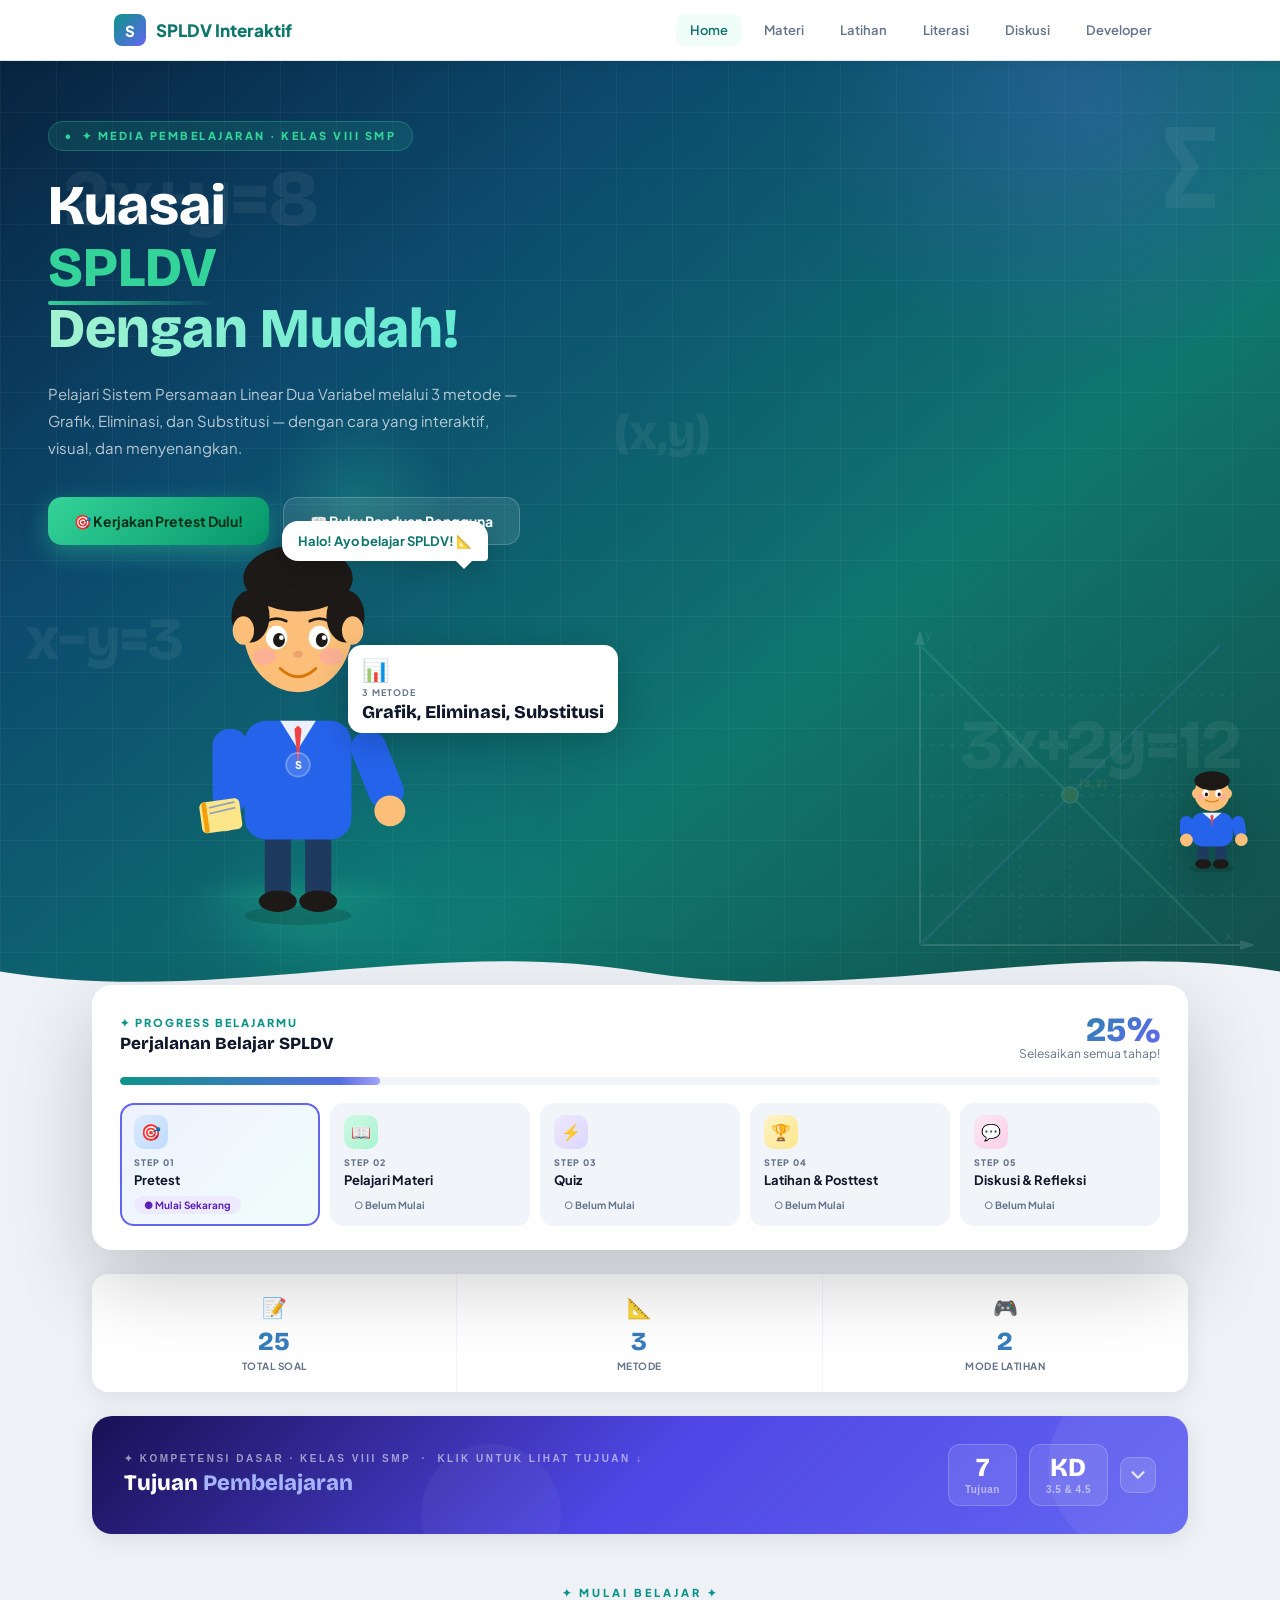
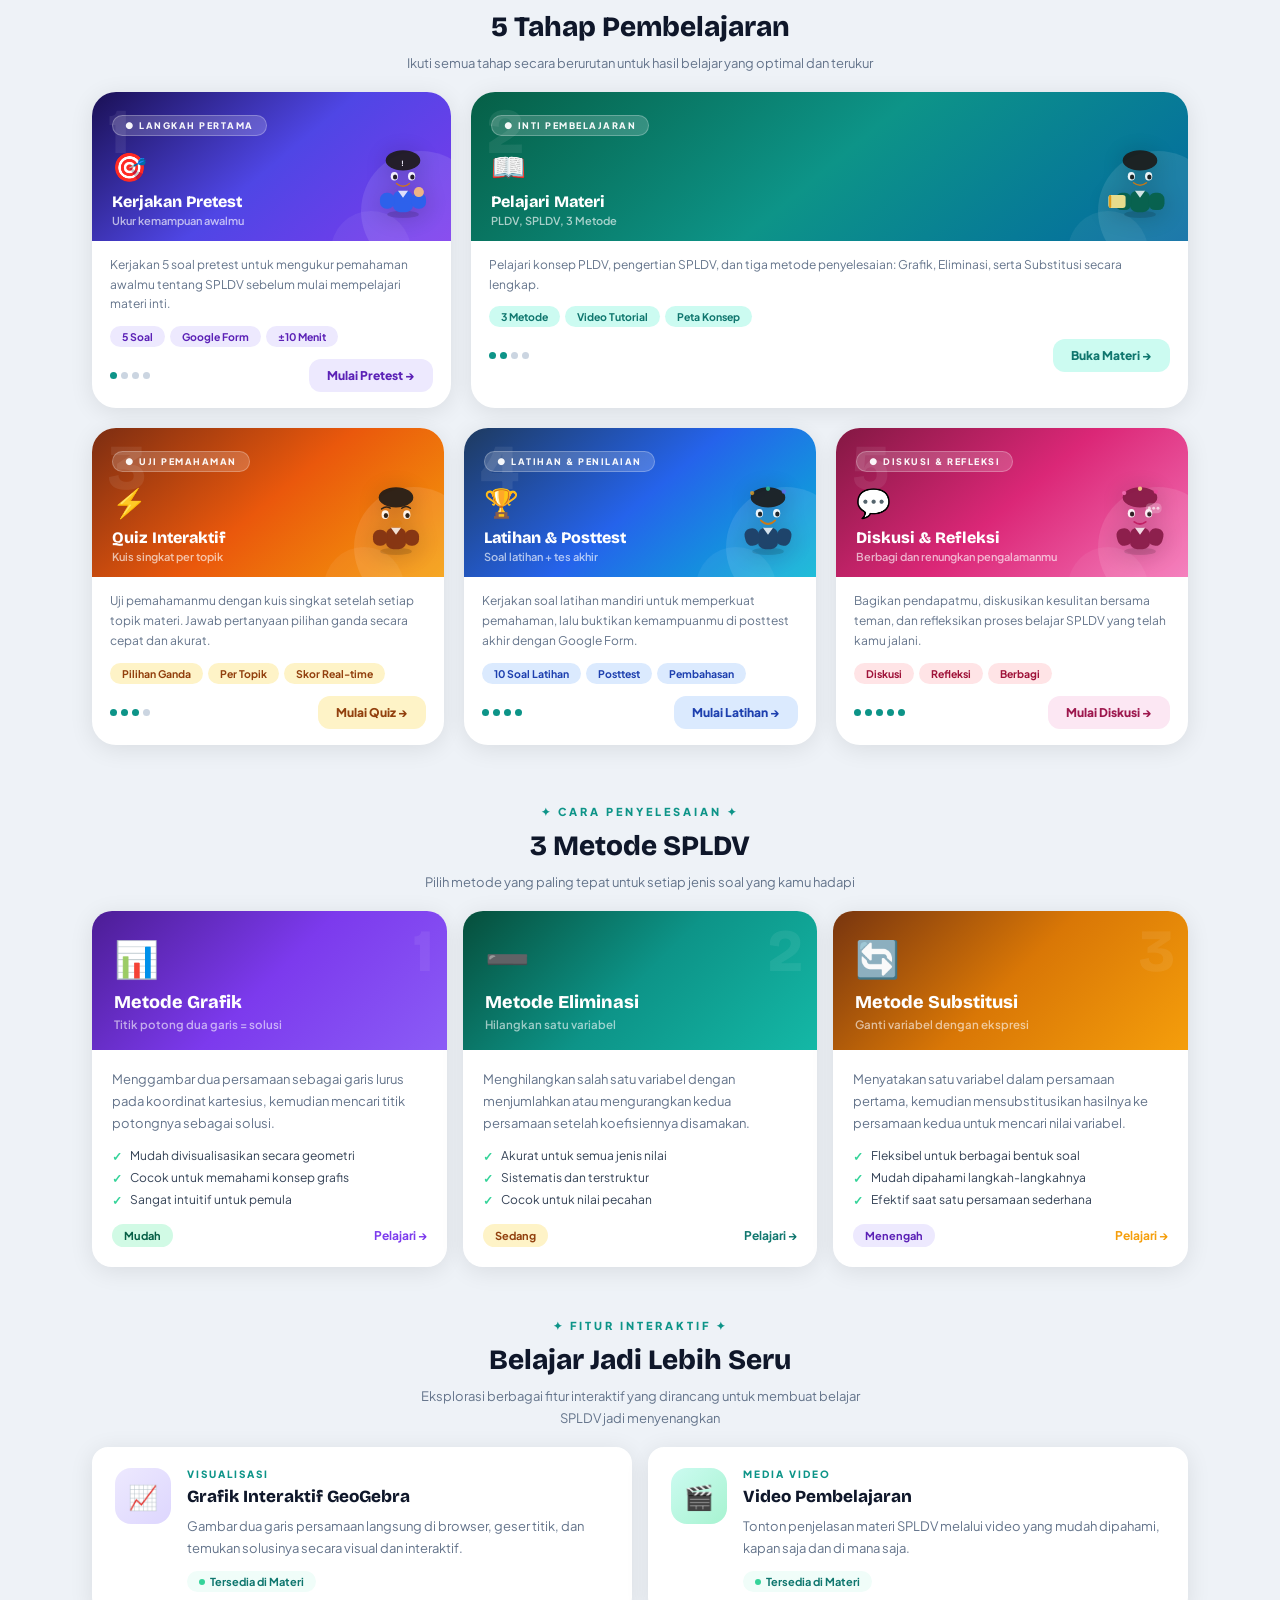
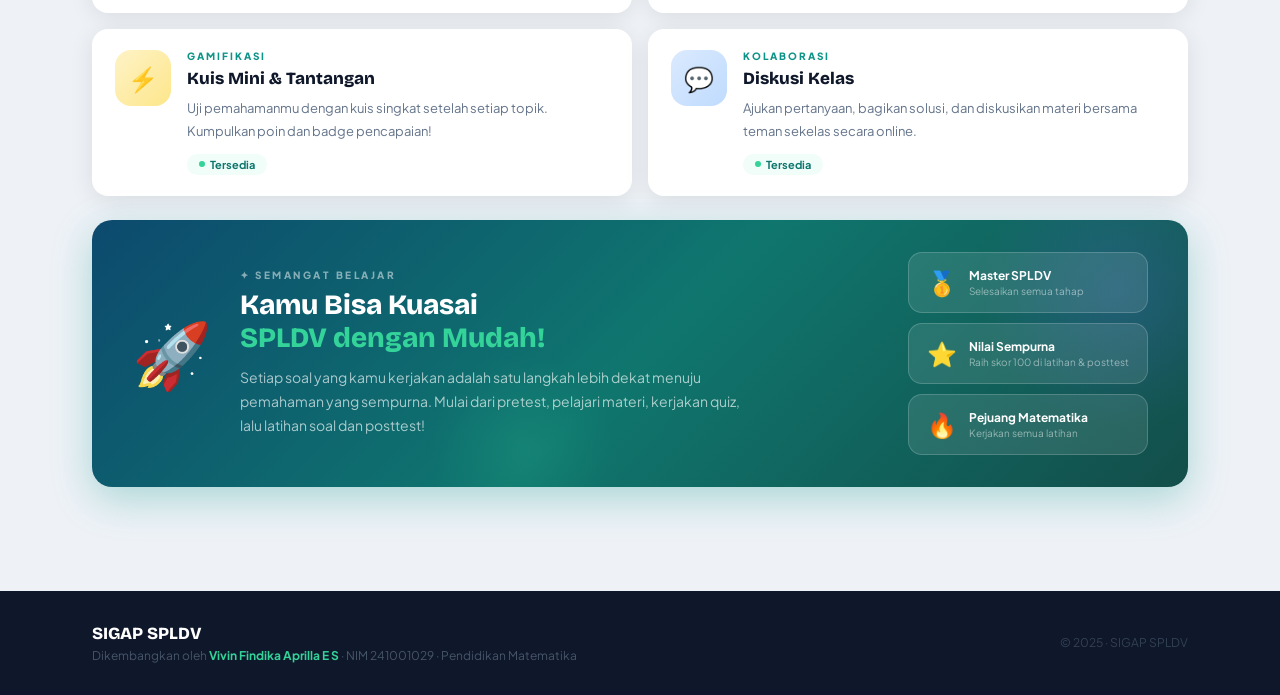
<file: Project/karakter.html>
<!DOCTYPE html>
<html lang="id">
<head>
  <meta charset="UTF-8">
  <meta name="viewport" content="width=device-width, initial-scale=1.0">
  <title>SIGAP SPLDV — Media Pembelajaran Kelas VIII SMP</title>
  <link rel="preconnect" href="https://fonts.googleapis.com">
  <link href="https://fonts.googleapis.com/css2?family=Bricolage+Grotesque:opsz,wght@12..96,300;12..96,600;12..96,700;12..96,800&family=Plus+Jakarta+Sans:wght@400;500;600;700;800&display=swap" rel="stylesheet">
  <link rel="stylesheet" href="assets/css/navbar.css">
  <style>
    :root {
      --teal: #0D9488;
      --teal-d: #0F766E;
      --teal-l: #5EEAD4;
      --teal-xl: #F0FDF9;
      --mint: #34D399;
      --indigo: #6366F1;
      --indigo-d: #4F46E5;
      --violet: #7C3AED;
      --blue: #2563EB;
      --sky: #0EA5E9;
      --amber: #F59E0B;
      --rose: #F43F5E;
      --slate-900: #0F172A;
      --slate-700: #334155;
      --slate-500: #64748B;
      --slate-300: #CBD5E1;
      --slate-100: #F1F5F9;
      --white: #FFFFFF;
      --shadow-sm: 0 2px 8px rgba(0,0,0,.06);
      --shadow: 0 4px 24px rgba(0,0,0,.09);
      --shadow-lg: 0 16px 48px rgba(0,0,0,.15);
      --shadow-xl: 0 32px 80px rgba(0,0,0,.2);
    }

    *, *::before, *::after { box-sizing: border-box; margin: 0; padding: 0; }

    html { scroll-behavior: smooth; }

    body {
      font-family: 'Plus Jakarta Sans', sans-serif;
      background: #EEF2F7;
      color: var(--slate-900);
      overflow-x: hidden;
    }

    /* ── SCROLLBAR ── */
    ::-webkit-scrollbar { width: 6px; }
    ::-webkit-scrollbar-track { background: #F1F5F9; }
    ::-webkit-scrollbar-thumb { background: var(--teal-l); border-radius: 3px; }

    /* ═══════════════════════════════════════
       HERO SECTION
    ═══════════════════════════════════════ */
    .hero {
      position: relative;
      min-height: 100vh;
      background: linear-gradient(140deg, #071F3A 0%, #0C4A6E 30%, #0F766E 65%, #134E4A 100%);
      overflow: visible;
      display: flex;
      flex-direction: column;
    }

    /* Background Math Decorations */
    .hero-bg {
      position: absolute;
      inset: 0;
      pointer-events: none;
      overflow: hidden;
    }

    .hero-grid {
      position: absolute;
      inset: 0;
      background-image:
        linear-gradient(rgba(255,255,255,.04) 1px, transparent 1px),
        linear-gradient(90deg, rgba(255,255,255,.04) 1px, transparent 1px);
      background-size: 56px 56px;
    }

    .hero-glow-1 {
      position: absolute;
      width: 600px; height: 600px;
      border-radius: 50%;
      background: radial-gradient(circle, rgba(99,102,241,.25) 0%, transparent 65%);
      top: -200px; right: -100px;
    }
    .hero-glow-2 {
      position: absolute;
      width: 400px; height: 400px;
      border-radius: 50%;
      background: radial-gradient(circle, rgba(13,148,136,.3) 0%, transparent 65%);
      bottom: -100px; left: 200px;
    }
    .hero-glow-3 {
      position: absolute;
      width: 200px; height: 200px;
      border-radius: 50%;
      background: radial-gradient(circle, rgba(52,211,153,.2) 0%, transparent 65%);
      top: 40%; left: 20%;
    }

    /* Floating Math Symbols */
    .math-float {
      position: absolute;
      font-family: 'Bricolage Grotesque', serif;
      font-weight: 800;
      color: rgba(255,255,255,.06);
      pointer-events: none;
      user-select: none;
      animation: floatSlow 8s ease-in-out infinite;
    }
    .math-float:nth-child(even) { animation-direction: reverse; animation-duration: 10s; }

    @keyframes floatSlow {
      0%, 100% { transform: translateY(0) rotate(0deg); }
      50% { transform: translateY(-20px) rotate(3deg); }
    }

    /* Coordinate Lines */
    .coord-svg {
      position: absolute;
      bottom: 0; right: 0;
      width: 420px; height: 380px;
      opacity: .12;
      pointer-events: none;
    }

    /* Navbar styles moved to assets/css/navbar.css */

    /* ── HERO CONTENT ── */
    .hero-content {
      position: relative;
      z-index: 2;
      flex: 1;
      display: flex;
      align-items: center;
      justify-content: space-between;
      padding: 60px 48px 80px;
      gap: 60px;
      overflow: visible;
    }

    .hero-left { flex: 0 1 500px; }

    .hero-eyebrow {
      display: inline-flex;
      align-items: center;
      gap: 8px;
      background: rgba(52,211,153,.12);
      border: 1px solid rgba(52,211,153,.3);
      color: var(--mint);
      font-size: 11px; font-weight: 800;
      letter-spacing: 2.5px; text-transform: uppercase;
      padding: 7px 16px;
      border-radius: 20px;
      margin-bottom: 24px;
      animation: fadeInDown .6s ease both;
    }
    .hero-eyebrow::before { content: '●'; font-size: 6px; animation: pulse 2s infinite; }
    @keyframes pulse { 0%,100%{opacity:1}50%{opacity:.3} }
    @keyframes fadeInDown { from{opacity:0;transform:translateY(-16px)}to{opacity:1;transform:none} }

    .hero-title {
      font-family: 'Bricolage Grotesque', serif;
      font-size: 56px;
      font-weight: 800;
      color: white;
      line-height: 1.1;
      margin-bottom: 20px;
      animation: fadeInUp .7s .1s ease both;
    }
    .hero-title .accent { color: var(--mint); position: relative; }
    .hero-title .accent::after {
      content: '';
      position: absolute;
      left: 0; bottom: -4px;
      width: 100%; height: 4px;
      background: linear-gradient(90deg, var(--mint), transparent);
      border-radius: 2px;
    }
    .hero-title .glow-text {
      background: linear-gradient(135deg, #A7F3D0, var(--teal-l));
      -webkit-background-clip: text;
      -webkit-text-fill-color: transparent;
    }

    @keyframes fadeInUp { from{opacity:0;transform:translateY(20px)}to{opacity:1;transform:none} }

    .hero-desc {
      font-size: 15px;
      color: rgba(255,255,255,.7);
      line-height: 1.8;
      margin-bottom: 36px;
      max-width: 480px;
      animation: fadeInUp .7s .2s ease both;
    }

    .hero-btns {
      display: flex;
      gap: 14px;
      flex-wrap: wrap;
      animation: fadeInUp .7s .3s ease both;
    }

    .btn {
      display: inline-flex;
      align-items: center;
      gap: 8px;
      font-family: 'Plus Jakarta Sans', sans-serif;
      font-size: 14px; font-weight: 700;
      padding: 14px 26px;
      border-radius: 14px;
      border: none;
      cursor: pointer;
      text-decoration: none;
      transition: all .22s cubic-bezier(.34,1.56,.64,1);
    }
    .btn-primary {
      background: linear-gradient(135deg, var(--mint), #059669);
      color: #052e16;
      box-shadow: 0 8px 24px rgba(52,211,153,.4);
    }
    .btn-primary:hover { transform: translateY(-3px) scale(1.02); box-shadow: 0 14px 32px rgba(52,211,153,.5); }

    .btn-ghost {
      background: rgba(255,255,255,.1);
      color: white;
      border: 1px solid rgba(255,255,255,.2);
      backdrop-filter: blur(8px);
    }
    .btn-ghost:hover { background: rgba(255,255,255,.18); transform: translateY(-2px); }

    /* Progress mini pills */
    .hero-progress {
      display: flex;
      align-items: center;
      gap: 6px;
      margin-top: 32px;
      animation: fadeInUp .7s .4s ease both;
    }
    .prog-step {
      display: flex;
      align-items: center;
      gap: 6px;
      background: rgba(255,255,255,.08);
      border: 1px solid rgba(255,255,255,.12);
      border-radius: 20px;
      padding: 6px 12px;
      font-size: 11px;
      font-weight: 700;
      color: rgba(255,255,255,.6);
      transition: all .2s;
    }
    .prog-step.active {
      background: rgba(52,211,153,.15);
      border-color: rgba(52,211,153,.4);
      color: var(--mint);
    }
    .prog-dot {
      width: 7px; height: 7px;
      border-radius: 50%;
      background: currentColor;
      flex-shrink: 0;
    }
    .prog-arrow { color: rgba(255,255,255,.25); font-size: 13px; }

    /* Hero Right — Mascot */
    .hero-right {
      flex-shrink: 0;
      flex: 0 1 auto;
      position: relative;
      animation: fadeInRight .8s .2s ease both;
    }
    @keyframes fadeInRight { from{opacity:0;transform:translateX(30px)}to{opacity:1;transform:none} }

    .mascot-stage {
      position: relative;
      width: 400px;
      overflow: visible;
      margin: 0 auto;
    }

    .mascot-glow {
      position: absolute;
      bottom: -30px;
      left: 50%;
      transform: translateX(-50%);
      width: 240px; height: 80px;
      background: radial-gradient(ellipse, rgba(52,211,153,.3), transparent 70%);
      filter: blur(20px);
    }

    .mascot-platform {
      position: absolute;
      bottom: 20px;
      left: 50%;
      transform: translateX(-50%);
      width: 200px; height: 20px;
      background: rgba(52,211,153,.1);
      border-radius: 50%;
      filter: blur(8px);
    }

    .mascot-svg-wrap {
      position: relative;
      z-index: 2;
      animation: mascotFloat 4s ease-in-out infinite;
    }
    @keyframes mascotFloat {
      0%,100%{transform:translateY(0)}
      50%{transform:translateY(-12px)}
    }

    /* Floating info cards around mascot */
    .float-card {
      position: absolute;
      background: white;
      border-radius: 14px;
      padding: 10px 14px;
      box-shadow: 0 8px 32px rgba(0,0,0,.2);
      z-index: 3;
      animation: cardFloat 5s ease-in-out infinite;
    }
    .float-card:nth-child(odd) { animation-direction: reverse; animation-duration: 6s; }
    @keyframes cardFloat {
      0%,100%{transform:translateY(0) rotate(0deg)}
      50%{transform:translateY(-8px) rotate(1deg)}
    }

    .fc-1 { top: 40px; left: -120px; }
    .fc-2 { top: 100px; right: -120px; }

    .fc-label { font-size: 9px; font-weight: 700; color: var(--slate-500); letter-spacing: 1px; text-transform: uppercase; margin-bottom: 3px; }
    .fc-value { font-family: 'Bricolage Grotesque', serif; font-size: 18px; font-weight: 800; color: var(--slate-900); }
    .fc-sub { font-size: 10px; color: var(--slate-500); margin-top: 2px; }
    .fc-icon { font-size: 22px; margin-bottom: 4px; }

    /* Speech bubble */
    .hero-bubble {
      position: absolute;
      top: -24px;
      right: 10px;
      background: white;
      border-radius: 16px 16px 4px 16px;
      padding: 12px 16px;
      font-size: 13px; font-weight: 700;
      color: var(--teal-d);
      box-shadow: 0 8px 24px rgba(0,0,0,.15);
      white-space: nowrap;
      z-index: 5;
      animation: bubblePop .6s .8s cubic-bezier(.34,1.26,.64,.99) both;
    }
    @keyframes bubblePop { from{opacity:0;transform:scale(.75) translateY(8px)}to{opacity:1;transform:scale(1) translateY(0)} }
    .hero-bubble::after {
      content: '';
      position: absolute;
      bottom: -8px; right: 16px;
      width: 0; height: 0;
      border-left: 8px solid transparent;
      border-right: 8px solid transparent;
      border-top: 8px solid white;
    }

    /* Hero wave bottom */
    .hero-wave {
      position: absolute;
      bottom: -2px; left: 0; right: 0;
      z-index: 1;
    }

    /* ═══════════════════════════════════════
       MAIN WRAPPER
    ═══════════════════════════════════════ */
    .main { max-width: 1160px; margin: 0 auto; padding: 0 32px 80px; }

    /* ── PROGRESS SECTION ── */
    .progress-section {
      background: white;
      border-radius: 20px;
      padding: 24px 28px;
      margin-top: -20px;
      position: relative;
      z-index: 5;
      box-shadow: var(--shadow-xl);
      margin-bottom: 24px;
    }

    .ps-top {
      display: flex;
      align-items: center;
      justify-content: space-between;
      margin-bottom: 16px;
    }
    .ps-label {
      font-size: 11px; font-weight: 800;
      letter-spacing: 2px; text-transform: uppercase;
      color: var(--teal);
    }
    .ps-title {
      font-family: 'Bricolage Grotesque', serif;
      font-size: 17px; font-weight: 800;
      color: var(--slate-900);
      margin-top: 3px;
    }
    .ps-pct {
      font-family: 'Bricolage Grotesque', serif;
      font-size: 34px; font-weight: 800;
      background: linear-gradient(135deg, var(--teal), var(--indigo));
      -webkit-background-clip: text;
      -webkit-text-fill-color: transparent;
    }
    .ps-pct-sub { font-size: 12px; color: var(--slate-500); text-align: right; margin-top: -4px; }

    .progress-track {
      height: 8px;
      background: var(--slate-100);
      border-radius: 10px;
      overflow: hidden;
      margin-bottom: 18px;
    }
    .progress-fill {
      height: 100%;
      width: 25%;
      background: linear-gradient(90deg, var(--teal), var(--indigo));
      border-radius: 10px;
      transition: width 1.5s cubic-bezier(.4,0,.2,1);
      position: relative;
    }
    .progress-fill::after {
      content: '';
      position: absolute;
      right: 0; top: 0; bottom: 0;
      width: 40px;
      background: linear-gradient(90deg, transparent, rgba(255,255,255,.4));
      animation: shimmer 2s infinite;
    }
    @keyframes shimmer { 0%{transform:translateX(-40px)}100%{transform:translateX(40px)} }

    .steps-row {
      display: grid;
      grid-template-columns: repeat(5, 1fr);
      gap: 10px;
    }

    .step-item {
      background: var(--slate-100);
      border-radius: 14px;
      padding: 10px 12px;
      border: 2px solid transparent;
      transition: all .25s;
      cursor: pointer;
      text-decoration: none;
      color: inherit;
      display: block;
    }
    .step-item:hover { border-color: var(--teal-l); background: var(--teal-xl); transform: translateY(-2px); }
    .step-item.done { background: var(--teal-xl); border-color: var(--teal-l); }
    .step-item.current { background: linear-gradient(135deg, #EEF2FF, #F0FDF9); border-color: var(--indigo); }

    .si-icon {
      width: 34px; height: 34px;
      border-radius: 10px;
      display: flex; align-items: center; justify-content: center;
      font-size: 16px;
      margin-bottom: 8px;
    }
    .si-icon-1 { background: linear-gradient(135deg, #DBEAFE, #BFDBFE); }
    .si-icon-2 { background: linear-gradient(135deg, #D1FAE5, #A7F3D0); }
    .si-icon-3 { background: linear-gradient(135deg, #EDE9FE, #DDD6FE); }
    .si-icon-4 { background: linear-gradient(135deg, #FEF3C7, #FDE68A); }
    .si-icon-5 { background: linear-gradient(135deg, #FCE7F3, #FBCFE8); }

    .si-num { font-size: 9px; font-weight: 800; color: var(--slate-500); letter-spacing: 1px; text-transform: uppercase; margin-bottom: 4px; }
    .si-title { font-size: 13px; font-weight: 700; color: var(--slate-900); }
    .si-status {
      display: inline-flex;
      align-items: center;
      gap: 4px;
      margin-top: 8px;
      font-size: 10px; font-weight: 700;
      padding: 3px 10px;
      border-radius: 20px;
    }
    .si-status.done { background: #D1FAE5; color: #065F46; }
    .si-status.current { background: #EDE9FE; color: #5B21B6; }
    .si-status.todo { background: var(--slate-100); color: var(--slate-500); }

    /* ── SECTION LABEL ── */
    .sec-header {
      text-align: center;
      padding: 28px 0 18px;
    }
    .sec-eyebrow {
      font-size: 11px; font-weight: 800;
      letter-spacing: 3px; text-transform: uppercase;
      color: var(--teal);
      margin-bottom: 10px;
    }
    .sec-title {
      font-family: 'Bricolage Grotesque', serif;
      font-size: 28px; font-weight: 800;
      color: var(--slate-900);
      margin-bottom: 8px;
    }
    .sec-sub { font-size: 13px; color: var(--slate-500); max-width: 480px; margin: 0 auto; line-height: 1.7; }

    /* ── CARDS GRID ── */
    .cards-grid { display: grid; grid-template-columns: repeat(2, 1fr); gap: 20px; margin-bottom: 32px; }
    .cards-grid.four { grid-template-columns: repeat(4, 1fr); }
    .cards-grid.five {
      display: flex;
      flex-direction: column;
      gap: 20px;
      margin-bottom: 32px;
    }
    .cards-five-top {
      display: grid;
      grid-template-columns: 1fr 2fr;
      gap: 20px;
    }
    .cards-five-bottom {
      display: grid;
      grid-template-columns: repeat(3, 1fr);
      gap: 20px;
    }
    @media (max-width: 900px) {
      .cards-five-top { grid-template-columns: 1fr 1fr; }
      .cards-five-bottom { grid-template-columns: repeat(2, 1fr); }
      .steps-row { grid-template-columns: repeat(3, 1fr); }
    }
    @media (max-width: 600px) {
      .cards-five-top, .cards-five-bottom { grid-template-columns: 1fr; }
      .steps-row { grid-template-columns: repeat(2, 1fr); }
    }

    .learn-card {
      border-radius: 24px;
      overflow: hidden;
      background: white;
      box-shadow: var(--shadow);
      transition: all .3s cubic-bezier(.34,1.56,.64,1);
      text-decoration: none;
      color: inherit;
      display: block;
      cursor: pointer;
    }
    .learn-card:hover {
      transform: translateY(-8px);
      box-shadow: var(--shadow-xl);
    }

    .lc-top {
      padding: 20px 20px 14px;
      position: relative;
      overflow: hidden;
      min-height: 130px;
    }
    .lc-top::before {
      content: '';
      position: absolute;
      bottom: -30px; right: -30px;
      width: 120px; height: 120px;
      border-radius: 50%;
      background: rgba(255,255,255,.1);
    }
    .lc-top::after {
      content: '';
      position: absolute;
      bottom: -50px; right: 40px;
      width: 80px; height: 80px;
      border-radius: 50%;
      background: rgba(255,255,255,.06);
    }

    .lc-grad-1 { background: linear-gradient(140deg, #1a1054, #4F46E5, #7C3AED); }
    .lc-grad-2 { background: linear-gradient(140deg, #065F46, #0D9488, #0369A1); }
    .lc-grad-3 { background: linear-gradient(140deg, #7C2D12, #EA580C, #F59E0B); }
    .lc-grad-4 { background: linear-gradient(140deg, #1E3A5F, #2563EB, #06B6D4); }
    .lc-grad-5 { background: linear-gradient(140deg, #831843, #DB2777, #F472B6); }

    .lc-badge {
      display: inline-flex;
      align-items: center;
      gap: 5px;
      background: rgba(255,255,255,.18);
      border: 1px solid rgba(255,255,255,.25);
      color: rgba(255,255,255,.95);
      font-size: 9px; font-weight: 800;
      letter-spacing: 1.5px; text-transform: uppercase;
      padding: 4px 12px;
      border-radius: 20px;
      margin-bottom: 12px;
      position: relative; z-index: 1;
    }

    .lc-mascot {
      position: absolute;
      right: 12px; bottom: 8px;
      width: 72px; opacity: .9;
      filter: drop-shadow(0 4px 12px rgba(0,0,0,.25));
    }

    .lc-num {
      font-family: 'Bricolage Grotesque', serif;
      font-size: 64px; font-weight: 800;
      color: rgba(255,255,255,.08);
      position: absolute;
      top: 8px; left: 16px;
      line-height: 1;
    }

    .lc-icon {
      font-size: 28px;
      margin-bottom: 8px;
      position: relative; z-index: 1;
    }

    .lc-title {
      font-family: 'Bricolage Grotesque', serif;
      font-size: 16px; font-weight: 800;
      color: white;
      margin-bottom: 3px;
      position: relative; z-index: 1;
    }
    .lc-sub {
      font-size: 11px;
      color: rgba(255,255,255,.65);
      font-weight: 600;
      position: relative; z-index: 1;
    }

    .lc-body {
      padding: 14px 18px 16px;
    }
    .lc-desc {
      font-size: 12px;
      color: var(--slate-500);
      line-height: 1.65;
      margin-bottom: 12px;
    }

    .lc-tags {
      display: flex; gap: 5px; flex-wrap: wrap;
      margin-bottom: 12px;
    }
    .tag {
      font-size: 10.5px; font-weight: 700;
      padding: 4px 12px;
      border-radius: 20px;
    }
    .tag-indigo { background: #EDE9FE; color: #5B21B6; }
    .tag-teal { background: #CCFBF1; color: #0F766E; }
    .tag-amber { background: #FEF3C7; color: #92400E; }
    .tag-blue { background: #DBEAFE; color: #1E40AF; }
    .tag-rose { background: #FFE4E6; color: #9F1239; }

    .lc-footer {
      display: flex;
      align-items: center;
      justify-content: space-between;
    }
    .lc-dots {
      display: flex; gap: 4px;
    }
    .lc-dot {
      width: 7px; height: 7px;
      border-radius: 50%;
      background: var(--slate-300);
    }
    .lc-dot.fill { background: var(--teal); }

    .lc-btn {
      display: inline-flex;
      align-items: center;
      gap: 6px;
      font-size: 12px; font-weight: 800;
      padding: 9px 18px;
      border-radius: 12px;
      border: none;
      cursor: pointer;
      font-family: 'Plus Jakarta Sans', sans-serif;
      text-decoration: none;
      transition: all .2s;
    }
    .lc-btn-indigo { background: #EDE9FE; color: #5B21B6; }
    .lc-btn-indigo:hover { background: #DDD6FE; transform: translateX(3px); }
    .lc-btn-teal { background: #CCFBF1; color: #0F766E; }
    .lc-btn-teal:hover { background: #A7F3D0; transform: translateX(3px); }
    .lc-btn-amber { background: #FEF3C7; color: #92400E; }
    .lc-btn-amber:hover { background: #FDE68A; transform: translateX(3px); }
    .lc-btn-blue { background: #DBEAFE; color: #1E40AF; }
    .lc-btn-blue:hover { background: #BFDBFE; transform: translateX(3px); }
    .lc-btn-rose { background: #FCE7F3; color: #9D174D; }
    .lc-btn-rose:hover { background: #FBCFE8; transform: translateX(3px); }

    /* ── STATS BAR ── */
    .stats-wrap {
      background: white;
      border-radius: 16px;
      box-shadow: var(--shadow);
      display: grid;
      grid-template-columns: repeat(auto-fit, minmax(200px, 1fr));
      overflow: hidden;
      margin-bottom: 24px;
    }

    .stat-item {
      padding: 20px 16px;
      text-align: center;
      border-right: 1px solid var(--slate-100);
      transition: background .2s;
      cursor: default;
    }
    .stat-item:last-child { border-right: none; }
    .stat-item:hover { background: var(--teal-xl); }

    .stat-icon { font-size: 20px; margin-bottom: 6px; }
    .stat-num {
      font-family: 'Bricolage Grotesque', serif;
      font-size: 26px; font-weight: 800;
      background: linear-gradient(135deg, var(--teal), var(--indigo));
      -webkit-background-clip: text;
      -webkit-text-fill-color: transparent;
    }
    .stat-lbl {
      font-size: 10px; font-weight: 700;
      color: var(--slate-500);
      text-transform: uppercase; letter-spacing: .5px;
      margin-top: 3px;
    }

    /* ── FEATURES SECTION ── */
    .features-grid {
      display: grid;
      grid-template-columns: repeat(2, 1fr);
      gap: 16px;
      margin-bottom: 24px;
    }

    .feat-card {
      background: white;
      border-radius: 16px;
      padding: 20px 22px;
      box-shadow: var(--shadow);
      transition: all .25s;
      display: flex;
      align-items: flex-start;
      gap: 16px;
      border: 1.5px solid transparent;
      text-decoration: none;
      color: inherit;
    }
    .feat-card:hover {
      border-color: var(--teal-l);
      transform: translateY(-4px);
      box-shadow: var(--shadow-lg);
    }

    .feat-icon-wrap {
      width: 56px; height: 56px;
      border-radius: 16px;
      display: flex; align-items: center; justify-content: center;
      font-size: 24px;
      flex-shrink: 0;
    }
    .fi-1 { background: linear-gradient(135deg, #EDE9FE, #DDD6FE); }
    .fi-2 { background: linear-gradient(135deg, #CCFBF1, #A7F3D0); }
    .fi-3 { background: linear-gradient(135deg, #FEF3C7, #FDE68A); }
    .fi-4 { background: linear-gradient(135deg, #DBEAFE, #BFDBFE); }

    .feat-body {}
    .feat-label {
      font-size: 10px; font-weight: 800;
      letter-spacing: 2px; text-transform: uppercase;
      color: var(--teal); margin-bottom: 6px;
    }
    .feat-title {
      font-family: 'Bricolage Grotesque', serif;
      font-size: 17px; font-weight: 800;
      color: var(--slate-900);
      margin-bottom: 8px;
    }
    .feat-desc {
      font-size: 13px;
      color: var(--slate-500);
      line-height: 1.7;
    }
    .feat-chip {
      display: inline-flex;
      align-items: center;
      gap: 5px;
      margin-top: 12px;
      font-size: 11px; font-weight: 700;
      background: var(--teal-xl);
      color: var(--teal-d);
      padding: 4px 12px;
      border-radius: 20px;
    }
    .feat-chip .dot { width: 6px; height: 6px; border-radius: 50%; background: var(--mint); }

    /* ── METHODS ROW ── */
    .methods-section { margin-bottom: 24px; }

    .methods-grid {
      display: grid;
      grid-template-columns: repeat(3, 1fr);
      gap: 16px;
    }

    .method-card {
      border-radius: 20px;
      overflow: hidden;
      background: white;
      box-shadow: var(--shadow);
      transition: all .3s cubic-bezier(.34,1.56,.64,1);
    }
    .method-card:hover { transform: translateY(-6px); box-shadow: var(--shadow-lg); }

    .mc-header {
      padding: 24px 22px 18px;
      position: relative;
      overflow: hidden;
    }
    .mc-h1 { background: linear-gradient(135deg, #4C1D95, #7C3AED, #8B5CF6); }
    .mc-h2 { background: linear-gradient(135deg, #064E3B, #0D9488, #14B8A6); }
    .mc-h3 { background: linear-gradient(135deg, #78350F, #D97706, #F59E0B); }

    .mc-num {
      position: absolute; top: 10px; right: 14px;
      font-family: 'Bricolage Grotesque', serif;
      font-size: 60px; font-weight: 800;
      color: rgba(255,255,255,.07);
      line-height: 1;
    }

    .mc-icon-big { font-size: 36px; margin-bottom: 10px; position: relative; z-index: 1; }
    .mc-name {
      font-family: 'Bricolage Grotesque', serif;
      font-size: 18px; font-weight: 800;
      color: white; margin-bottom: 4px;
      position: relative; z-index: 1;
    }
    .mc-tagline {
      font-size: 11.5px; color: rgba(255,255,255,.6);
      font-weight: 600; position: relative; z-index: 1;
    }

    .mc-body { padding: 18px 20px 20px; }
    .mc-desc { font-size: 13px; color: var(--slate-500); line-height: 1.7; margin-bottom: 14px; }

    .mc-pros {
      display: flex; flex-direction: column; gap: 6px;
      margin-bottom: 16px;
    }
    .mc-pro {
      display: flex; align-items: flex-start; gap: 8px;
      font-size: 12px; color: var(--slate-700);
    }
    .mc-pro::before {
      content: '✓';
      color: var(--mint);
      font-weight: 800;
      flex-shrink: 0;
      margin-top: 1px;
    }

    .mc-footer {
      display: flex; align-items: center;
      justify-content: space-between;
    }
    .mc-diff {
      font-size: 11px; font-weight: 700;
      padding: 5px 12px; border-radius: 20px;
    }
    .diff-easy { background: #D1FAE5; color: #065F46; }
    .diff-med { background: #FEF3C7; color: #92400E; }
    .diff-hard { background: #EDE9FE; color: #5B21B6; }

    /* ── MOTIVASI BANNER ── */
    .moti-banner {
      background: linear-gradient(135deg, #0C4A6E, #0F766E, #134E4A);
      border-radius: 20px;
      padding: 32px 40px;
      display: flex;
      align-items: center;
      gap: 28px;
      position: relative;
      overflow: hidden;
      margin-bottom: 24px;
      box-shadow: 0 12px 40px rgba(13,148,136,.3);
    }
    .moti-banner::before {
      content: '';
      position: absolute;
      top: -80px; right: -80px;
      width: 300px; height: 300px;
      border-radius: 50%;
      background: radial-gradient(circle, rgba(99,102,241,.2), transparent 65%);
    }
    .moti-banner::after {
      content: '';
      position: absolute;
      bottom: -60px; left: 30%;
      width: 200px; height: 200px;
      border-radius: 50%;
      background: radial-gradient(circle, rgba(52,211,153,.15), transparent 65%);
    }

    .moti-icon-big { font-size: 64px; flex-shrink: 0; position: relative; z-index: 1; animation: popBounce 3s ease-in-out infinite; }
    @keyframes popBounce { 0%,100%{transform:scale(1)}50%{transform:scale(1.1) rotate(5deg)} }

    .moti-content { flex: 1; position: relative; z-index: 1; }
    .moti-eyebrow {
      font-size: 10px; font-weight: 800;
      letter-spacing: 2.5px; text-transform: uppercase;
      color: rgba(255,255,255,.5); margin-bottom: 8px;
    }
    .moti-title {
      font-family: 'Bricolage Grotesque', serif;
      font-size: 28px; font-weight: 800;
      color: white; line-height: 1.2; margin-bottom: 10px;
    }
    .moti-title span { color: var(--mint); }
    .moti-desc { font-size: 14px; color: rgba(255,255,255,.65); line-height: 1.7; max-width: 500px; }

    .moti-badge-wrap {
      display: flex; flex-direction: column; gap: 10px;
      flex-shrink: 0; position: relative; z-index: 1;
    }
    .achievement-badge {
      background: rgba(255,255,255,.1);
      border: 1px solid rgba(255,255,255,.18);
      border-radius: 14px;
      padding: 14px 18px;
      display: flex; align-items: center; gap: 12px;
      min-width: 200px;
      transition: all .2s;
    }
    .achievement-badge:hover { background: rgba(255,255,255,.16); transform: translateX(-4px); }
    .ab-icon { font-size: 24px; }
    .ab-name { font-size: 12px; font-weight: 700; color: white; }
    .ab-pts { font-size: 10px; color: rgba(255,255,255,.5); margin-top: 2px; }

    /* ── FOOTER ── */
    .footer {
      background: var(--slate-900);
      color: white;
    }
    .footer-inner {
      max-width: 1160px; margin: 0 auto;
      padding: 32px;
      display: flex; align-items: center;
      justify-content: space-between;
      flex-wrap: wrap; gap: 16px;
    }
    .footer-brand {
      font-family: 'Bricolage Grotesque', serif;
      font-size: 17px; font-weight: 800;
      color: white; margin-bottom: 4px;
    }
    .footer-sub { font-size: 12px; color: #475569; }
    .footer-sub span { color: var(--mint); font-weight: 700; }
    .footer-right { font-size: 12px; color: #334155; }

    /* ── FLOATING MASCOT ── */
    .floating-mascot {
      position: fixed; bottom: 28px; right: 28px;
      z-index: 999; cursor: pointer;
      transition: transform .3s cubic-bezier(.34,1.56,.64,1);
    }
    .floating-mascot:hover { transform: translateY(-6px) scale(1.06); }
    .fm-char {
      width: 80px; height: auto; display: block;
      filter: drop-shadow(0 8px 20px rgba(0,0,0,.2));
    }
    .fm-bubble {
      position: absolute; bottom: 90px; right: 0;
      background: white;
      border-radius: 16px 16px 4px 16px;
      padding: 12px 16px;
      font-size: 12.5px; font-weight: 700;
      color: var(--teal-d);
      box-shadow: var(--shadow-lg);
      opacity: 0; transform: translateY(10px) scale(.85);
      transition: opacity .35s cubic-bezier(.34,1.26,.64,.99), transform .35s cubic-bezier(.34,1.26,.64,.99);
      pointer-events: none;
      max-width: 220px; white-space: normal;
      text-align: left; line-height: 1.5;
    }
    .fm-bubble::after {
      content: ''; position: absolute;
      bottom: -8px; right: 20px;
      width: 0; height: 0;
      border-left: 8px solid transparent;
      border-right: 8px solid transparent;
      border-top: 8px solid white;
    }
    .floating-mascot.show-bubble .fm-bubble { opacity:1; transform:translateY(0) scale(1); }
    .floating-mascot:hover .fm-bubble { opacity:1; transform:translateY(0) scale(1); }

    /* ── TUJUAN PEMBELAJARAN ── */
    .tujuan-section {
      background: white;
      border-radius: 20px;
      box-shadow: var(--shadow);
      overflow: hidden;
      margin-bottom: 24px;
    }

    .tujuan-header {
      background: linear-gradient(135deg, #1a1054 0%, #4F46E5 50%, #6366F1 100%);
      padding: 28px 32px;
      display: flex;
      align-items: center;
      justify-content: space-between;
      gap: 20px;
      position: relative;
      overflow: hidden;
      cursor: pointer;
      width: 100%;
      border: none;
      text-align: left;
      transition: filter .2s;
    }
    .tujuan-header:hover { filter: brightness(1.08); }
    .tujuan-header:active { filter: brightness(0.96); }

    .tujuan-toggle-icon {
      width: 36px; height: 36px;
      border-radius: 10px;
      background: rgba(255,255,255,.12);
      border: 1px solid rgba(255,255,255,.2);
      display: flex; align-items: center; justify-content: center;
      flex-shrink: 0;
      transition: transform .35s cubic-bezier(.34,1.56,.64,1), background .2s;
    }
    .tujuan-header[aria-expanded="true"] .tujuan-toggle-icon {
      transform: rotate(180deg);
      background: rgba(255,255,255,.22);
    }

    /* Accordion body */
    .tujuan-body-wrap {
      overflow: hidden;
      max-height: 0;
      transition: max-height .45s cubic-bezier(.4,0,.2,1), opacity .35s ease;
      opacity: 0;
    }
    .tujuan-body-wrap.open {
      max-height: 600px;
      opacity: 1;
    }
    .tujuan-header::before {
      content: '';
      position: absolute;
      top: -40px; right: -40px;
      width: 180px; height: 180px;
      border-radius: 50%;
      background: rgba(255,255,255,.06);
    }
    .tujuan-header::after {
      content: '';
      position: absolute;
      bottom: -50px; left: 30%;
      width: 140px; height: 140px;
      border-radius: 50%;
      background: rgba(255,255,255,.04);
    }

    .tujuan-header-left { position: relative; z-index: 1; }
    .tujuan-eyebrow {
      font-size: 10px; font-weight: 800;
      letter-spacing: 2.5px; text-transform: uppercase;
      color: rgba(255,255,255,.55);
      margin-bottom: 6px;
    }
    .tujuan-title {
      font-family: 'Bricolage Grotesque', serif;
      font-size: 22px; font-weight: 800;
      color: white;
      line-height: 1.2;
    }
    .tujuan-title span { color: #A5B4FC; }

    .tujuan-header-right {
      position: relative; z-index: 1;
      display: flex;
      align-items: center;
      gap: 12px;
      flex-shrink: 0;
    }
    .tujuan-kompetensi {
      background: rgba(255,255,255,.1);
      border: 1px solid rgba(255,255,255,.18);
      border-radius: 12px;
      padding: 10px 16px;
      text-align: center;
    }
    .tk-num {
      font-family: 'Bricolage Grotesque', serif;
      font-size: 26px; font-weight: 800;
      color: white;
      line-height: 1;
    }
    .tk-lbl { font-size: 10px; color: rgba(255,255,255,.55); font-weight: 700; margin-top: 3px; letter-spacing: .5px; }

    .tujuan-body {
      padding: 24px 32px;
    }

    .tujuan-grid {
      display: grid;
      grid-template-columns: repeat(3, 1fr);
      gap: 14px;
      margin-bottom: 20px;
    }

    .tj-item {
      background: #F8FAFC;
      border: 1.5px solid #E2E8F0;
      border-radius: 14px;
      padding: 16px 16px;
      display: flex;
      align-items: flex-start;
      gap: 12px;
      transition: all .2s;
    }
    .tj-item:hover {
      border-color: #818CF8;
      background: #EEF2FF;
      transform: translateY(-2px);
      box-shadow: 0 4px 16px rgba(99,102,241,.12);
    }

    .tj-num {
      width: 26px; height: 26px;
      border-radius: 8px;
      background: linear-gradient(135deg, #4F46E5, #7C3AED);
      color: white;
      font-size: 11px; font-weight: 800;
      display: flex; align-items: center; justify-content: center;
      flex-shrink: 0;
      margin-top: 1px;
    }

    .tj-text {
      font-size: 12.5px;
      color: var(--slate-700);
      line-height: 1.6;
      font-weight: 500;
    }
    .tj-text strong {
      color: var(--slate-900);
      font-weight: 700;
    }

    .tujuan-footer {
      display: flex;
      align-items: center;
      justify-content: space-between;
      padding-top: 16px;
      border-top: 1px solid var(--slate-100);
      gap: 16px;
    }
    .tujuan-meta {
      display: flex;
      align-items: center;
      gap: 8px;
      flex-wrap: wrap;
    }
    .tj-chip {
      display: inline-flex;
      align-items: center;
      gap: 5px;
      font-size: 11px; font-weight: 700;
      padding: 5px 12px;
      border-radius: 20px;
    }
    .tj-chip-indigo { background: #EDE9FE; color: #5B21B6; }
    .tj-chip-teal   { background: #CCFBF1; color: #0F766E; }
    .tj-chip-blue   { background: #DBEAFE; color: #1E40AF; }

    .btn-tujuan {
      display: inline-flex;
      align-items: center;
      gap: 7px;
      font-family: 'Plus Jakarta Sans', sans-serif;
      font-size: 13px; font-weight: 700;
      padding: 11px 22px;
      border-radius: 12px;
      border: none;
      cursor: pointer;
      text-decoration: none;
      background: linear-gradient(135deg, #4F46E5, #7C3AED);
      color: white;
      box-shadow: 0 4px 16px rgba(99,102,241,.35);
      transition: all .22s cubic-bezier(.34,1.56,.64,1);
      white-space: nowrap;
      flex-shrink: 0;
    }
    .btn-tujuan:hover {
      transform: translateY(-2px) scale(1.02);
      box-shadow: 0 8px 24px rgba(99,102,241,.45);
    }

    @media (max-width: 768px) {
      .tujuan-header { flex-wrap: wrap; align-items: flex-start; padding: 20px 18px; gap: 14px; }
      .tujuan-header-right { gap: 8px; }
      .tujuan-body { padding: 16px 18px; }
      .tujuan-grid { grid-template-columns: 1fr; }
      .tj-item { padding: 14px 14px; gap: 10px; }
      .tj-text { font-size: 12px; }
      .tujuan-footer { flex-direction: column; align-items: flex-start; }
      .tujuan-body-wrap.open { max-height: 1200px; }
    }

    @media (max-width: 480px) {
      .tujuan-header { padding: 16px 14px; flex-direction: column; align-items: flex-start; }
      .tujuan-title { font-size: 18px; }
      .tujuan-header-right { width: 100%; justify-content: space-between; gap: 10px; }
      .tujuan-kompetensi { padding: 8px 12px; }
      .tk-num { font-size: 20px; }
      .tk-lbl { font-size: 9px; }
      .tujuan-body { padding: 14px 14px; }
      .tujuan-grid { gap: 10px; }
      .tj-item { padding: 12px 12px; gap: 8px; }
      .tj-num { width: 24px; height: 24px; font-size: 10px; }
      .tj-text { font-size: 11px; line-height: 1.5; }
      .btn-tujuan { padding: 10px 14px; font-size: 12px; }
    }

    /* ── ANIMATIONS ── */
    .anim-in {
      opacity: 0; transform: translateY(24px);
      animation: fadeIn .6s ease forwards;
    }
    @keyframes fadeIn { to { opacity:1; transform:none; } }
    .d1{animation-delay:.1s}.d2{animation-delay:.2s}.d3{animation-delay:.3s}.d4{animation-delay:.4s}.d5{animation-delay:.5s}

    /* ── RESPONSIVE ── */
    @media (max-width: 1200px) {
      .hero-content { gap: 40px; }
      .hero-left { flex: 0 1 450px; }
    }

    @media (max-width: 1024px) {
      .hero-content { padding: 40px 32px 60px; gap: 40px; }
      .navbar { padding: 18px 32px; }
      .hero-title { font-size: 44px; }
      .main { padding: 0 24px 60px; }
      .cards-grid { grid-template-columns: 1fr; }
      .cards-grid.four { grid-template-columns: repeat(2,1fr); }
      .methods-grid { grid-template-columns: repeat(2,1fr); }
    }

    @media (max-width: 768px) {
      .nav-links { display: flex; }
      .hero-content { flex-direction: column; padding: 32px 24px 60px; }
      .hero-title { font-size: 34px; }
      .mascot-stage { width: 240px; margin: 0 auto; }
      .fc-1,.fc-2,.fc-3 { display: none; }
      .progress-section { padding: 20px 16px; margin-top: -16px; }
      .steps-row { grid-template-columns: repeat(2,1fr); }
      .stats-wrap { grid-template-columns: repeat(2,1fr); }
      .stat-item:nth-child(2) { border-right: none; }
      .cards-grid.four { grid-template-columns: 1fr; }
      .features-grid { grid-template-columns: 1fr; }
      .methods-grid { grid-template-columns: 1fr; }
      .moti-banner { flex-direction: column; padding: 24px 20px; }
      .moti-badge-wrap { flex-direction: row; flex-wrap: wrap; }
      .achievement-badge { min-width: 0; flex: 1; padding: 12px 14px; }
      .ab-name { font-size: 11px; }
      .ab-pts { font-size: 9px; }
      .floating-mascot { bottom: 16px; right: 16px; }
      .fm-char { width: 64px; }
    }

    @media (max-width: 480px) {
      .moti-banner { padding: 18px 16px; }
      .moti-title { font-size: 20px; }
      .moti-desc { font-size: 12px; max-width: 100%; }
      .moti-badge-wrap { gap: 8px; }
      .achievement-badge { min-width: 0; flex: 0 1 calc(50% - 4px); padding: 10px 10px; gap: 8px; }
      .ab-icon { font-size: 20px; flex-shrink: 0; }
      .ab-name { font-size: 10px; line-height: 1.2; word-wrap: break-word; }
      .ab-pts { font-size: 8px; margin-top: 1px; }
    }
  </style>
</head>
<body>

<!-- ═══════════════════════════════════════
     HERO
═══════════════════════════════════════ -->
<section class="hero">

  <!-- Background Decorations -->
  <div class="hero-bg">
    <div class="hero-grid"></div>
    <div class="hero-glow-1"></div>
    <div class="hero-glow-2"></div>
    <div class="hero-glow-3"></div>

    <!-- Floating Math Text -->
    <span class="math-float" style="font-size:80px;top:15%;left:5%;">2x+y=8</span>
    <span class="math-float" style="font-size:60px;top:60%;left:2%;animation-delay:1s;">x−y=3</span>
    <span class="math-float" style="font-size:100px;top:10%;right:5%;animation-delay:.5s;">∑</span>
    <span class="math-float" style="font-size:70px;top:70%;right:3%;animation-delay:1.5s;">3x+2y=12</span>
    <span class="math-float" style="font-size:50px;top:40%;left:48%;animation-delay:2s;">(x,y)</span>

    <!-- Coordinate Axes SVG -->
    <svg class="coord-svg" viewBox="0 0 420 380" fill="none" xmlns="http://www.w3.org/2000/svg">
      <!-- Axes -->
      <line x1="60" y1="320" x2="380" y2="320" stroke="white" stroke-width="2"/>
      <line x1="60" y1="320" x2="60" y2="20" stroke="white" stroke-width="2"/>
      <!-- Axis arrows -->
      <polygon points="380,315 395,320 380,325" fill="white"/>
      <polygon points="55,20 60,5 65,20" fill="white"/>
      <!-- Grid lines -->
      <line x1="110" y1="20" x2="110" y2="320" stroke="white" stroke-width=".6" stroke-dasharray="4,6"/>
      <line x1="160" y1="20" x2="160" y2="320" stroke="white" stroke-width=".6" stroke-dasharray="4,6"/>
      <line x1="210" y1="20" x2="210" y2="320" stroke="white" stroke-width=".6" stroke-dasharray="4,6"/>
      <line x1="260" y1="20" x2="260" y2="320" stroke="white" stroke-width=".6" stroke-dasharray="4,6"/>
      <line x1="310" y1="20" x2="310" y2="320" stroke="white" stroke-width=".6" stroke-dasharray="4,6"/>
      <line x1="60" y1="270" x2="380" y2="270" stroke="white" stroke-width=".6" stroke-dasharray="4,6"/>
      <line x1="60" y1="220" x2="380" y2="220" stroke="white" stroke-width=".6" stroke-dasharray="4,6"/>
      <line x1="60" y1="170" x2="380" y2="170" stroke="white" stroke-width=".6" stroke-dasharray="4,6"/>
      <line x1="60" y1="120" x2="380" y2="120" stroke="white" stroke-width=".6" stroke-dasharray="4,6"/>
      <line x1="60" y1="70" x2="380" y2="70" stroke="white" stroke-width=".6" stroke-dasharray="4,6"/>
      <!-- Line 1: 2x+y=8 -->
      <line x1="60" y1="20" x2="360" y2="320" stroke="#6EE7B7" stroke-width="2.5"/>
      <!-- Line 2: x-y=3 -->
      <line x1="60" y1="320" x2="360" y2="20" stroke="#818CF8" stroke-width="2.5"/>
      <!-- Intersection point -->
      <circle cx="210" cy="170" r="8" fill="#FBBF24" stroke="white" stroke-width="2"/>
      <!-- Labels -->
      <text x="365" y="315" font-size="12" fill="white" opacity=".8" font-family="monospace">x</text>
      <text x="65" y="14" font-size="12" fill="white" opacity=".8" font-family="monospace">y</text>
      <text x="218" y="162" font-size="10" fill="#FBBF24" font-weight="bold" font-family="monospace">(3,2)</text>
    </svg>
  </div>

  <!-- Navbar (loaded from components) -->
  <div id="navbar-container"></div>

  <!-- Hero Content -->
  <div class="hero-content">

    <!-- Left Text -->
    <div class="hero-left">
      <div class="hero-eyebrow">✦ Media Pembelajaran · Kelas VIII SMP</div>

      <h1 class="hero-title">
        Kuasai<br>
        <span class="accent">SPLDV</span><br>
        <span class="glow-text">Dengan Mudah!</span>
      </h1>

      <p class="hero-desc">
        Pelajari Sistem Persamaan Linear Dua Variabel melalui 3 metode — Grafik, Eliminasi, dan Substitusi — dengan cara yang interaktif, visual, dan menyenangkan.
      </p>

      <div class="hero-btns">
        <a href="https://forms.gle/AfhBSvSmSaqi11nk8" class="btn btn-primary">🎯 Kerjakan Pretest Dulu!</a>
        <a href="https://drive.google.com/file/d/1HCrZQKjQtWdjl4XVd9oVJnQ_AJSAPK5X/view?usp=sharing" target="_blank" rel="noopener noreferrer" class="btn btn-ghost">📖 Buku Panduan Pengguna</a>
      </div>


    <!-- Right Mascot -->
    <div class="hero-right">
      <div class="mascot-stage">
        <div class="mascot-glow"></div>
        <div class="mascot-platform"></div>

        <!-- Floating info cards -->
        <div class="float-card fc-2">
          <div class="fc-icon">📊</div>
          <div class="fc-label">3 Metode</div>
          <div class="fc-value">Grafik, Eliminasi, Substitusi</div>
        </div>

        <div class="mascot-svg-wrap">
          <div class="hero-bubble">Halo! Ayo belajar SPLDV! 📐</div>

          <!-- Mascot SVG -->
          <svg width="280" height="380" viewBox="0 0 200 320" fill="none" xmlns="http://www.w3.org/2000/svg" style="display:block;margin:0 auto;">
            <ellipse cx="100" cy="312" rx="45" ry="8" fill="rgba(0,0,0,0.15)"/>
            <rect x="72" y="240" width="22" height="60" rx="10" fill="#1E3A5F"/>
            <rect x="106" y="240" width="22" height="60" rx="10" fill="#1E3A5F"/>
            <ellipse cx="83" cy="300" rx="16" ry="9" fill="#1C1917"/>
            <ellipse cx="117" cy="300" rx="16" ry="9" fill="#1C1917"/>
            <rect x="55" y="148" width="90" height="100" rx="18" fill="#2563EB"/>
            <path d="M85 148 L100 172 L115 148" fill="white" opacity=".9"/>
            <path d="M97 155 L100 185 L103 155 L100 152Z" fill="#EF4444"/>
            <rect x="28" y="155" width="30" height="70" rx="14" fill="#2563EB"/>
            <circle cx="38" cy="228" r="13" fill="#FBBF7A"/>
            <rect x="18" y="215" width="34" height="26" rx="4" fill="#FDE68A" transform="rotate(-8,35,228)"/>
            <rect x="20" y="215" width="4" height="26" rx="2" fill="#F59E0B" transform="rotate(-8,35,228)"/>
            <line x1="26" y1="220" x2="48" y2="218" stroke="#94A3B8" stroke-width="1.5" transform="rotate(-8,35,228)"/>
            <line x1="26" y1="225" x2="48" y2="223" stroke="#94A3B8" stroke-width="1.5" transform="rotate(-8,35,228)"/>
            <!-- Right arm waving -->
            <g id="hero-arm-r">
              <rect x="142" y="158" width="30" height="68" rx="14" fill="#2563EB"/>
              <circle cx="154" cy="228" r="13" fill="#FBBF7A"/>
              <animateTransform attributeName="transform" type="rotate" values="0 155 165;-22 155 165;8 155 165;-22 155 165;0 155 165" dur="2.5s" repeatCount="indefinite"/>
            </g>
            <ellipse cx="100" cy="70" rx="46" ry="54" fill="#FBBF7A"/>
            <ellipse cx="100" cy="28" rx="46" ry="28" fill="#1C1917"/>
            <ellipse cx="60" cy="60" rx="16" ry="22" fill="#1C1917"/>
            <ellipse cx="140" cy="60" rx="16" ry="22" fill="#1C1917"/>
            <ellipse cx="54" cy="72" rx="9" ry="12" fill="#FBBF7A"/>
            <ellipse cx="146" cy="72" rx="9" ry="12" fill="#FBBF7A"/>
            <g id="eye-left">
              <ellipse cx="82" cy="78" rx="9" ry="10" fill="white"/>
              <ellipse cx="84" cy="80" rx="5" ry="6" fill="#1C1917"/>
              <ellipse cx="86" cy="78" rx="2" ry="2" fill="white"/>
            </g>
            <g id="eye-right">
              <ellipse cx="118" cy="78" rx="9" ry="10" fill="white"/>
              <ellipse cx="120" cy="80" rx="5" ry="6" fill="#1C1917"/>
              <ellipse cx="122" cy="78" rx="2" ry="2" fill="white"/>
            </g>
            <path d="M74 64 Q82 60 90 64" stroke="#1C1917" stroke-width="2.5" stroke-linecap="round" fill="none"/>
            <path d="M110 64 Q118 60 126 64" stroke="#1C1917" stroke-width="2.5" stroke-linecap="round" fill="none"/>
            <ellipse cx="100" cy="92" rx="4" ry="3" fill="#E8956D" opacity=".7"/>
            <path d="M85 104 Q100 118 115 104" stroke="#D97706" stroke-width="2.5" stroke-linecap="round" fill="none"/>
            <ellipse cx="72" cy="94" rx="10" ry="7" fill="#FDA4AF" opacity=".5"/>
            <ellipse cx="128" cy="94" rx="10" ry="7" fill="#FDA4AF" opacity=".5"/>
            <circle cx="100" cy="185" r="10" fill="rgba(255,255,255,.15)" stroke="rgba(255,255,255,.3)" stroke-width="1.5"/>
            <text x="100" y="189" text-anchor="middle" font-size="9" font-weight="800" fill="white" font-family="Plus Jakarta Sans">S</text>
            <style>
              @keyframes blink{0%,90%,100%{transform:scaleY(1)}95%{transform:scaleY(.08)}}
              #eye-left,#eye-right{animation:blink 3.5s ease-in-out infinite;transform-origin:82px 78px;}
              #eye-right{animation-delay:.08s;transform-origin:118px 78px;}
            </style>
          </svg>
        </div>
      </div>
    </div>
  </div>

  <!-- Wave -->
  <svg class="hero-wave" viewBox="0 0 1440 80" fill="none" xmlns="http://www.w3.org/2000/svg" preserveAspectRatio="none">
    <path d="M0,40 C240,80 480,0 720,40 C960,80 1200,0 1440,40 L1440,80 L0,80 Z" fill="#EEF2F7"/>
  </svg>
</section>

<!-- ═══════════════════════════════════════
     MAIN CONTENT
═══════════════════════════════════════ -->
<main class="main">

  <!-- PROGRESS TRACKER -->
  <section class="progress-section anim-in">
    <div class="ps-top">
      <div>
        <div class="ps-label">✦ Progress Belajarmu</div>
        <div class="ps-title">Perjalanan Belajar SPLDV</div>
      </div>
      <div style="text-align:right;">
        <div class="ps-pct" id="pctNum">25%</div>
        <div class="ps-pct-sub">Selesaikan semua tahap!</div>
      </div>
    </div>

    <div class="progress-track">
      <div class="progress-fill" id="progressBar"></div>
    </div>

    <div class="steps-row">
      <a href="https://forms.gle/AfhBSvSmSaqi11nk8" class="step-item current" target="_blank">
        <div class="si-icon si-icon-1">🎯</div>
        <div class="si-num">Step 01</div>
        <div class="si-title">Pretest</div>
        <span class="si-status current">● Mulai Sekarang</span>
      </a>
      <a href="materi.html" class="step-item">
        <div class="si-icon si-icon-2">📖</div>
        <div class="si-num">Step 02</div>
        <div class="si-title">Pelajari Materi</div>
        <span class="si-status todo">○ Belum Mulai</span>
      </a>
      <a href="https://kahoot.it/challenge/0197967?challenge-id=bd408301-d221-4281-af07-0ddde695ee7e_1780023625725" target="_blank" rel="noopener" class="step-item">
        <div class="si-icon si-icon-3">⚡</div>
        <div class="si-num">Step 03</div>
        <div class="si-title">Quiz</div>
        <span class="si-status todo">○ Belum Mulai</span>
      </a>
      <a href="evaluasi.html" class="step-item">
        <div class="si-icon si-icon-4">🏆</div>
        <div class="si-num">Step 04</div>
        <div class="si-title">Latihan & Posttest</div>
        <span class="si-status todo">○ Belum Mulai</span>
      </a>
      <a href="diskusi-refleksi.html" class="step-item">
        <div class="si-icon si-icon-5">💬</div>
        <div class="si-num">Step 05</div>
        <div class="si-title">Diskusi & Refleksi</div>
        <span class="si-status todo">○ Belum Mulai</span>
      </a>
    </div>
  </section>

  <!-- STATS -->
  <div class="stats-wrap anim-in d1">
    <div class="stat-item">
      <div class="stat-icon">📝</div>
      <div class="stat-num">25</div>
      <div class="stat-lbl">Total Soal</div>
    </div>
    <div class="stat-item">
      <div class="stat-icon">📐</div>
      <div class="stat-num">3</div>
      <div class="stat-lbl">Metode</div>
    </div>
    <div class="stat-item">
      <div class="stat-icon">🎮</div>
      <div class="stat-num">2</div>
      <div class="stat-lbl">Mode Latihan</div>
    </div>
  </div>

  <!-- TUJUAN PEMBELAJARAN -->
  <section class="tujuan-section anim-in d2" id="tujuanSection">
    <!-- Header / Toggle Button -->
    <button class="tujuan-header" id="tujuanToggle" onclick="toggleTujuan()" aria-expanded="false" aria-controls="tujuanBody">
      <div class="tujuan-header-left">
        <div class="tujuan-eyebrow">✦ Kompetensi Dasar · Kelas VIII SMP &nbsp;·&nbsp; Klik untuk lihat tujuan ↓</div>
        <div class="tujuan-title">Tujuan <span>Pembelajaran</span></div>
      </div>
      <div class="tujuan-header-right">
        <div class="tujuan-kompetensi">
          <div class="tk-num">7</div>
          <div class="tk-lbl">Tujuan</div>
        </div>
        <div class="tujuan-kompetensi">
          <div class="tk-num">KD</div>
          <div class="tk-lbl">3.5 & 4.5</div>
        </div>
        <div class="tujuan-toggle-icon" id="tujuanIcon">
          <svg width="22" height="22" viewBox="0 0 24 24" fill="none" stroke="rgba(255,255,255,0.8)" stroke-width="2.5" stroke-linecap="round" stroke-linejoin="round">
            <polyline points="6 9 12 15 18 9"/>
          </svg>
        </div>
      </div>
    </button>

    <!-- Collapsible Body -->
    <div class="tujuan-body-wrap" id="tujuanBody">
      <div class="tujuan-body">
        <div class="tujuan-grid">
          <div class="tj-item">
            <div class="tj-num">1</div>
            <div class="tj-text">Menyelesaikan SPLDV menggunakan ketiga metode (<strong>grafik, eliminasi, subtitusi</strong>) dengan langkah yang benar dan sistematis</div>
          </div>
          <div class="tj-item">
            <div class="tj-num">2</div>
            <div class="tj-text">Memilih metode yang efisien berdasarkan karakteristik soal yang diberikan</div>
          </div>
          <div class="tj-item">
            <div class="tj-num">3</div>
            <div class="tj-text">Mengidentifikasi kesalahan pada setiap langkah penyelesaian dan menjelaskan cara memperbaikinya</div>
          </div>
          <div class="tj-item">
            <div class="tj-num">4</div>
            <div class="tj-text">Membandingkan hasil dari ketiga metode dan menjelaskan mengapa hasilnya konsisten</div>
          </div>
          <div class="tj-item">
            <div class="tj-num">5</div>
            <div class="tj-text">Menjelaskan logika dan alasan di balik setiap langkah pada masing-masing metode</div>
          </div>
          <div class="tj-item">
            <div class="tj-num">6</div>
            <div class="tj-text">Menjelaskan minimal 80% latihan dengan benar setelah mendapatkan umpan balik</div>
          </div>
          <div class="tj-item">
            <div class="tj-num">7</div>
            <div class="tj-text">Menunjukkan peningkatan skor minimal 25 poin dari pretest ke posttest</div>
          </div>
        </div>

        <div style="margin-top:20px;font-size:14px;line-height:1.7;color:var(--slate-700);">
          Tujuan ini dirancang agar siswa menguasai prosedur sekaligus memahami konsep mendasar dari ketiga metode penyelesaian SPLDV.
          <div style="margin-top:12px;font-weight:800;color:#0F766E;letter-spacing:.5px;">IDE INTERAKSI UTAMA</div>
        </div>

        <div class="tujuan-footer">
          <div class="tujuan-meta">
            <span class="tj-chip tj-chip-indigo">📚 Matematika Kelas VIII</span>
            <span class="tj-chip tj-chip-teal">⏱ ±4 × 40 Menit</span>
            <span class="tj-chip tj-chip-blue">📋 KD 3.5 & 4.5</span>
          </div>
          <a href="materi.html" class="btn-tujuan">📖 Mulai Pelajari Materi →</a>
        </div>
      </div>
    </div>
  </section>

  <!-- LEARNING CARDS -->
  <section class="anim-in d2">
    <div class="sec-header">
      <div class="sec-eyebrow">✦ Mulai Belajar ✦</div>
      <div class="sec-title">5 Tahap Pembelajaran</div>
      <div class="sec-sub">Ikuti semua tahap secara berurutan untuk hasil belajar yang optimal dan terukur</div>
    </div>

    <div class="cards-grid five">

      <!-- Baris atas: Card 1 + Card 2 -->
      <div class="cards-five-top">
      <!-- Card 1: Pretest -->
      <a href="https://forms.gle/AfhBSvSmSaqi11nk8" class="learn-card" target="_blank">
        <div class="lc-top lc-grad-1">
          <div class="lc-num">1</div>
          <div class="lc-badge">● Langkah Pertama</div>
          <div class="lc-icon">🎯</div>
          <div class="lc-title">Kerjakan Pretest</div>
          <div class="lc-sub">Ukur kemampuan awalmu</div>
          <!-- Mini mascot -->
          <svg class="lc-mascot" viewBox="0 0 100 120" fill="none">
            <ellipse cx="50" cy="95" rx="22" ry="5" fill="rgba(0,0,0,.15)"/>
            <rect x="36" y="62" width="28" height="30" rx="10" fill="#2563EB"/>
            <path d="M43 62 L50 72 L57 62" fill="white" opacity=".9"/>
            <rect x="18" y="65" width="20" height="22" rx="9" fill="#2563EB"/>
            <rect x="62" y="65" width="20" height="22" rx="9" fill="#2563EB"/>
            <circle cx="50" cy="40" rx="24" ry="26" fill="#FBBF7A"/>
            <ellipse cx="50" cy="20" rx="24" ry="14" fill="#1C1917"/>
            <ellipse cx="38" cy="42" rx="5" ry="6" fill="white"/>
            <ellipse cx="62" cy="42" rx="5" ry="6" fill="white"/>
            <ellipse cx="39" cy="43" rx="3" ry="3.5" fill="#1C1917"/>
            <ellipse cx="63" cy="43" rx="3" ry="3.5" fill="#1C1917"/>
            <path d="M41 52 Q50 60 59 52" stroke="#D97706" stroke-width="2" stroke-linecap="round" fill="none"/>
            <circle cx="72" cy="64" r="7" fill="#FBBF7A"/>
            <text x="50" y="28" text-anchor="middle" font-size="10" fill="white" font-weight="800">!</text>
          </svg>
        </div>
        <div class="lc-body">
          <p class="lc-desc">Kerjakan 5 soal pretest untuk mengukur pemahaman awalmu tentang SPLDV sebelum mulai mempelajari materi inti.</p>
          <div class="lc-tags">
            <span class="tag tag-indigo">5 Soal</span>
            <span class="tag tag-indigo">Google Form</span>
            <span class="tag tag-indigo">±10 Menit</span>
          </div>
          <div class="lc-footer">
            <div class="lc-dots">
              <div class="lc-dot fill"></div>
              <div class="lc-dot"></div>
              <div class="lc-dot"></div>
              <div class="lc-dot"></div>
            </div>
            <span class="lc-btn lc-btn-indigo">Mulai Pretest →</span>
          </div>
        </div>
      </a>

      <!-- Card 2: Materi -->
      <a href="materi.html" class="learn-card">
        <div class="lc-top lc-grad-2">
          <div class="lc-num">2</div>
          <div class="lc-badge">● Inti Pembelajaran</div>
          <div class="lc-icon">📖</div>
          <div class="lc-title">Pelajari Materi</div>
          <div class="lc-sub">PLDV, SPLDV, 3 Metode</div>
          <svg class="lc-mascot" viewBox="0 0 100 120" fill="none">
            <ellipse cx="50" cy="95" rx="22" ry="5" fill="rgba(0,0,0,.15)"/>
            <rect x="36" y="62" width="28" height="30" rx="10" fill="#065F46"/>
            <path d="M43 62 L50 72 L57 62" fill="white" opacity=".9"/>
            <rect x="16" y="65" width="22" height="24" rx="9" fill="#065F46"/>
            <rect x="62" y="65" width="22" height="24" rx="9" fill="#065F46"/>
            <rect x="6" y="68" width="24" height="18" rx="4" fill="#FDE68A"/>
            <rect x="7" y="68" width="3" height="18" rx="2" fill="#F59E0B"/>
            <circle cx="50" cy="40" rx="24" ry="26" fill="#FBBF7A"/>
            <ellipse cx="50" cy="20" rx="24" ry="14" fill="#1C1917"/>
            <ellipse cx="38" cy="42" rx="5" ry="6" fill="white"/>
            <ellipse cx="62" cy="42" rx="5" ry="6" fill="white"/>
            <ellipse cx="39" cy="43" rx="3" ry="3.5" fill="#1C1917"/>
            <ellipse cx="63" cy="43" rx="3" ry="3.5" fill="#1C1917"/>
            <path d="M41 51 Q50 58 59 51" stroke="#D97706" stroke-width="2" stroke-linecap="round" fill="none"/>
          </svg>
        </div>
        <div class="lc-body">
          <p class="lc-desc">Pelajari konsep PLDV, pengertian SPLDV, dan tiga metode penyelesaian: Grafik, Eliminasi, serta Substitusi secara lengkap.</p>
          <div class="lc-tags">
            <span class="tag tag-teal">3 Metode</span>
            <span class="tag tag-teal">Video Tutorial</span>
            <span class="tag tag-teal">Peta Konsep</span>
          </div>
          <div class="lc-footer">
            <div class="lc-dots">
              <div class="lc-dot fill"></div>
              <div class="lc-dot fill"></div>
              <div class="lc-dot"></div>
              <div class="lc-dot"></div>
            </div>
            <span class="lc-btn lc-btn-teal">Buka Materi →</span>
          </div>
        </div>
      </a>
      </div><!-- /cards-five-top -->

      <!-- Baris bawah: Card 3 + 4 + 5 -->
      <div class="cards-five-bottom">

      <!-- Card 3: Quiz -->
      <a href="https://kahoot.it/challenge/0197967?challenge-id=bd408301-d221-4281-af07-0ddde695ee7e_1780023625725" target="_blank" rel="noopener" class="learn-card">
        <div class="lc-top lc-grad-3">
          <div class="lc-num">3</div>
          <div class="lc-badge">● Uji Pemahaman</div>
          <div class="lc-icon">⚡</div>
          <div class="lc-title">Quiz Interaktif</div>
          <div class="lc-sub">Kuis singkat per topik</div>
          <svg class="lc-mascot" viewBox="0 0 100 120" fill="none">
            <ellipse cx="50" cy="95" rx="22" ry="5" fill="rgba(0,0,0,.15)"/>
            <rect x="36" y="62" width="28" height="30" rx="10" fill="#7C2D12"/>
            <path d="M43 62 L50 72 L57 62" fill="white" opacity=".9"/>
            <rect x="18" y="65" width="20" height="22" rx="9" fill="#7C2D12"/>
            <rect x="62" y="65" width="20" height="22" rx="9" fill="#7C2D12"/>
            <circle cx="50" cy="40" rx="24" ry="26" fill="#FBBF7A"/>
            <ellipse cx="50" cy="20" rx="24" ry="14" fill="#1C1917"/>
            <ellipse cx="35" cy="44" rx="5" ry="6" fill="white"/>
            <ellipse cx="65" cy="44" rx="5" ry="6" fill="white"/>
            <ellipse cx="36" cy="45" rx="3" ry="3.5" fill="#1C1917"/>
            <ellipse cx="66" cy="45" rx="3" ry="3.5" fill="#1C1917"/>
            <path d="M30 36 Q36 31 42 35" stroke="#1C1917" stroke-width="2" stroke-linecap="round" fill="none"/>
            <path d="M58 35 Q64 30 70 35" stroke="#1C1917" stroke-width="2" stroke-linecap="round" fill="none"/>
            <ellipse cx="50" cy="56" rx="8" ry="5" fill="#D97706" opacity=".4"/>
          </svg>
        </div>
        <div class="lc-body">
          <p class="lc-desc">Uji pemahamanmu dengan kuis singkat setelah setiap topik materi. Jawab pertanyaan pilihan ganda secara cepat dan akurat.</p>
          <div class="lc-tags">
            <span class="tag tag-amber">Pilihan Ganda</span>
            <span class="tag tag-amber">Per Topik</span>
            <span class="tag tag-amber">Skor Real-time</span>
          </div>
          <div class="lc-footer">
            <div class="lc-dots">
              <div class="lc-dot fill"></div>
              <div class="lc-dot fill"></div>
              <div class="lc-dot fill"></div>
              <div class="lc-dot"></div>
            </div>
            <span class="lc-btn lc-btn-amber">Mulai Quiz →</span>
          </div>
        </div>
      </a>

      <!-- Card 4: Latihan & Posttest -->
      <a href="evaluasi.html" class="learn-card">
        <div class="lc-top lc-grad-4">
          <div class="lc-num">4</div>
          <div class="lc-badge">● Latihan & Penilaian</div>
          <div class="lc-icon">🏆</div>
          <div class="lc-title">Latihan & Posttest</div>
          <div class="lc-sub">Soal latihan + tes akhir</div>
          <svg class="lc-mascot" viewBox="0 0 100 120" fill="none">
            <ellipse cx="50" cy="95" rx="22" ry="5" fill="rgba(0,0,0,.15)"/>
            <rect x="36" y="62" width="28" height="30" rx="10" fill="#1E3A5F"/>
            <path d="M43 62 L50 72 L57 62" fill="white" opacity=".9"/>
            <rect x="18" y="63" width="20" height="24" rx="9" fill="#1E3A5F" transform="rotate(-15,28,75)"/>
            <rect x="62" y="63" width="20" height="24" rx="9" fill="#1E3A5F" transform="rotate(15,72,75)"/>
            <circle cx="50" cy="40" rx="24" ry="26" fill="#FBBF7A"/>
            <ellipse cx="50" cy="20" rx="24" ry="14" fill="#1C1917"/>
            <ellipse cx="38" cy="42" rx="5" ry="6" fill="white"/>
            <ellipse cx="62" cy="42" rx="5" ry="6" fill="white"/>
            <ellipse cx="39" cy="43" rx="3" ry="3.5" fill="#1C1917"/>
            <ellipse cx="63" cy="43" rx="3" ry="3.5" fill="#1C1917"/>
            <path d="M40 52 Q50 62 60 52" stroke="#D97706" stroke-width="2.5" stroke-linecap="round" fill="none"/>
            <circle cx="28" cy="14" r="3" fill="#F59E0B" opacity=".8"/>
            <circle cx="72" cy="12" r="3" fill="#6366F1" opacity=".8"/>
            <circle cx="50" cy="8" r="3" fill="#34D399" opacity=".8"/>
          </svg>
        </div>
        <div class="lc-body">
          <p class="lc-desc">Kerjakan soal latihan mandiri untuk memperkuat pemahaman, lalu buktikan kemampuanmu di posttest akhir dengan Google Form.</p>
          <div class="lc-tags">
            <span class="tag tag-blue">10 Soal Latihan</span>
            <span class="tag tag-blue">Posttest</span>
            <span class="tag tag-blue">Pembahasan</span>
          </div>
          <div class="lc-footer">
            <div class="lc-dots">
              <div class="lc-dot fill"></div>
              <div class="lc-dot fill"></div>
              <div class="lc-dot fill"></div>
              <div class="lc-dot fill"></div>
            </div>
            <span class="lc-btn lc-btn-blue">Mulai Latihan →</span>
          </div>
        </div>
      </a>

      <!-- Card 5: Diskusi & Refleksi -->
      <a href="diskusi-refleksi.html" class="learn-card">
        <div class="lc-top lc-grad-5">
          <div class="lc-num">5</div>
          <div class="lc-badge">● Diskusi & Refleksi</div>
          <div class="lc-icon">💬</div>
          <div class="lc-title">Diskusi & Refleksi</div>
          <div class="lc-sub">Berbagi dan renungkan pengalamanmu</div>
          <svg class="lc-mascot" viewBox="0 0 100 120" fill="none">
            <ellipse cx="50" cy="95" rx="22" ry="5" fill="rgba(0,0,0,.15)"/>
            <rect x="36" y="62" width="28" height="30" rx="10" fill="#831843"/>
            <path d="M43 62 L50 72 L57 62" fill="white" opacity=".9"/>
            <rect x="18" y="63" width="20" height="24" rx="9" fill="#831843" transform="rotate(-15,28,75)"/>
            <rect x="62" y="63" width="20" height="24" rx="9" fill="#831843" transform="rotate(15,72,75)"/>
            <circle cx="50" cy="40" rx="24" ry="26" fill="#FBBF7A"/>
            <ellipse cx="50" cy="20" rx="24" ry="14" fill="#831843"/>
            <ellipse cx="38" cy="42" rx="5" ry="6" fill="white"/>
            <ellipse cx="62" cy="42" rx="5" ry="6" fill="white"/>
            <ellipse cx="39" cy="43" rx="3" ry="3.5" fill="#1C1917"/>
            <ellipse cx="63" cy="43" rx="3" ry="3.5" fill="#1C1917"/>
            <path d="M42 54 Q50 60 58 54" stroke="#BE185D" stroke-width="2.5" stroke-linecap="round" fill="none"/>
            <circle cx="28" cy="14" r="3" fill="#F472B6" opacity=".9"/>
            <circle cx="72" cy="12" r="3" fill="#EC4899" opacity=".9"/>
            <circle cx="50" cy="8" r="3" fill="#FDE68A" opacity=".9"/>
            <!-- Chat bubble decoration -->
            <rect x="58" y="28" width="22" height="14" rx="6" fill="white" opacity=".25"/>
            <circle cx="63" cy="35" r="2" fill="white" opacity=".7"/>
            <circle cx="69" cy="35" r="2" fill="white" opacity=".7"/>
            <circle cx="75" cy="35" r="2" fill="white" opacity=".7"/>
          </svg>
        </div>
        <div class="lc-body">
          <p class="lc-desc">Bagikan pendapatmu, diskusikan kesulitan bersama teman, dan refleksikan proses belajar SPLDV yang telah kamu jalani.</p>
          <div class="lc-tags">
            <span class="tag tag-rose">Diskusi</span>
            <span class="tag tag-rose">Refleksi</span>
            <span class="tag tag-rose">Berbagi</span>
          </div>
          <div class="lc-footer">
            <div class="lc-dots">
              <div class="lc-dot fill"></div>
              <div class="lc-dot fill"></div>
              <div class="lc-dot fill"></div>
              <div class="lc-dot fill"></div>
              <div class="lc-dot fill"></div>
            </div>
            <span class="lc-btn lc-btn-rose">Mulai Diskusi →</span>
          </div>
        </div>
      </a>

      </div><!-- /cards-five-bottom -->
    </div><!-- /cards-grid five -->
  </section>

  <!-- 3 METHODS -->
  <section class="methods-section anim-in d3">
    <div class="sec-header">
      <div class="sec-eyebrow">✦ Cara Penyelesaian ✦</div>
      <div class="sec-title">3 Metode SPLDV</div>
      <div class="sec-sub">Pilih metode yang paling tepat untuk setiap jenis soal yang kamu hadapi</div>
    </div>

    <div class="methods-grid">
      <!-- Grafik -->
      <div class="method-card">
        <div class="mc-header mc-h1">
          <div class="mc-num">1</div>
          <div class="mc-icon-big">📊</div>
          <div class="mc-name">Metode Grafik</div>
          <div class="mc-tagline">Titik potong dua garis = solusi</div>
        </div>
        <div class="mc-body">
          <p class="mc-desc">Menggambar dua persamaan sebagai garis lurus pada koordinat kartesius, kemudian mencari titik potongnya sebagai solusi.</p>
          <div class="mc-pros">
            <span class="mc-pro">Mudah divisualisasikan secara geometri</span>
            <span class="mc-pro">Cocok untuk memahami konsep grafis</span>
            <span class="mc-pro">Sangat intuitif untuk pemula</span>
          </div>
          <div class="mc-footer">
            <span class="mc-diff diff-easy">Mudah</span>
            <a href="materi.html" style="font-size:12px;font-weight:700;color:var(--violet);text-decoration:none;">Pelajari →</a>
          </div>
        </div>
      </div>

      <!-- Eliminasi -->
      <div class="method-card">
        <div class="mc-header mc-h2">
          <div class="mc-num">2</div>
          <div class="mc-icon-big">➖</div>
          <div class="mc-name">Metode Eliminasi</div>
          <div class="mc-tagline">Hilangkan satu variabel</div>
        </div>
        <div class="mc-body">
          <p class="mc-desc">Menghilangkan salah satu variabel dengan menjumlahkan atau mengurangkan kedua persamaan setelah koefisiennya disamakan.</p>
          <div class="mc-pros">
            <span class="mc-pro">Akurat untuk semua jenis nilai</span>
            <span class="mc-pro">Sistematis dan terstruktur</span>
            <span class="mc-pro">Cocok untuk nilai pecahan</span>
          </div>
          <div class="mc-footer">
            <span class="mc-diff diff-med">Sedang</span>
            <a href="materi.html" style="font-size:12px;font-weight:700;color:var(--teal-d);text-decoration:none;">Pelajari →</a>
          </div>
        </div>
      </div>

      <!-- Substitusi -->
      <div class="method-card">
        <div class="mc-header mc-h3">
          <div class="mc-num">3</div>
          <div class="mc-icon-big">🔄</div>
          <div class="mc-name">Metode Substitusi</div>
          <div class="mc-tagline">Ganti variabel dengan ekspresi</div>
        </div>
        <div class="mc-body">
          <p class="mc-desc">Menyatakan satu variabel dalam persamaan pertama, kemudian mensubstitusikan hasilnya ke persamaan kedua untuk mencari nilai variabel.</p>
          <div class="mc-pros">
            <span class="mc-pro">Fleksibel untuk berbagai bentuk soal</span>
            <span class="mc-pro">Mudah dipahami langkah-langkahnya</span>
            <span class="mc-pro">Efektif saat satu persamaan sederhana</span>
          </div>
          <div class="mc-footer">
            <span class="mc-diff diff-hard">Menengah</span>
            <a href="materi.html" style="font-size:12px;font-weight:700;color:var(--amber);text-decoration:none;">Pelajari →</a>
          </div>
        </div>
      </div>
    </div>
  </section>

  <!-- FEATURES / INTERACTIVE -->
  <section class="anim-in d3">
    <div class="sec-header">
      <div class="sec-eyebrow">✦ Fitur Interaktif ✦</div>
      <div class="sec-title">Belajar Jadi Lebih Seru</div>
      <div class="sec-sub">Eksplorasi berbagai fitur interaktif yang dirancang untuk membuat belajar SPLDV jadi menyenangkan</div>
    </div>

    <div class="features-grid">
      <a href="#" class="feat-card">
        <div class="feat-icon-wrap fi-1">📈</div>
        <div class="feat-body">
          <div class="feat-label">Visualisasi</div>
          <div class="feat-title">Grafik Interaktif GeoGebra</div>
          <div class="feat-desc">Gambar dua garis persamaan langsung di browser, geser titik, dan temukan solusinya secara visual dan interaktif.</div>
          <span class="feat-chip"><span class="dot"></span>Tersedia di Materi</span>
        </div>
      </a>

      <a href="#" class="feat-card">
        <div class="feat-icon-wrap fi-2">🎬</div>
        <div class="feat-body">
          <div class="feat-label">Media Video</div>
          <div class="feat-title">Video Pembelajaran</div>
          <div class="feat-desc">Tonton penjelasan materi SPLDV melalui video yang mudah dipahami, kapan saja dan di mana saja.</div>
          <span class="feat-chip"><span class="dot"></span>Tersedia di Materi</span>
        </div>
      </a>

      <a href="https://kahoot.it/challenge/0197967?challenge-id=bd408301-d221-4281-af07-0ddde695ee7e_1780023625725" target="_blank" rel="noopener" class="feat-card">
        <div class="feat-icon-wrap fi-3">⚡</div>
        <div class="feat-body">
          <div class="feat-label">Gamifikasi</div>
          <div class="feat-title">Kuis Mini & Tantangan</div>
          <div class="feat-desc">Uji pemahamanmu dengan kuis singkat setelah setiap topik. Kumpulkan poin dan badge pencapaian!</div>
          <span class="feat-chip"><span class="dot" style="background:#34D399"></span>Tersedia</span>
        </div>
      </a>

      <a href="diskusi-refleksi.html" class="feat-card">
        <div class="feat-icon-wrap fi-4">💬</div>
        <div class="feat-body">
          <div class="feat-label">Kolaborasi</div>
          <div class="feat-title">Diskusi Kelas</div>
          <div class="feat-desc">Ajukan pertanyaan, bagikan solusi, dan diskusikan materi bersama teman sekelas secara online.</div>
          <span class="feat-chip"><span class="dot" style="background:#34D399"></span>Tersedia</span>
        </div>
      </a>
    </div>
  </section>

  <!-- MOTIVASI BANNER -->
  <section class="moti-banner anim-in d4">
    <div class="moti-icon-big">🚀</div>
    <div class="moti-content">
      <div class="moti-eyebrow">✦ Semangat Belajar</div>
      <div class="moti-title">
        Kamu Bisa Kuasai<br>
        <span>SPLDV dengan Mudah!</span>
      </div>
      <p class="moti-desc">
        Setiap soal yang kamu kerjakan adalah satu langkah lebih dekat menuju pemahaman yang sempurna. Mulai dari pretest, pelajari materi, kerjakan quiz, lalu latihan soal dan posttest!
      </p>
    </div>
    <div class="moti-badge-wrap">
      <div class="achievement-badge">
        <span class="ab-icon">🥇</span>
        <div>
          <div class="ab-name">Master SPLDV</div>
          <div class="ab-pts">Selesaikan semua tahap</div>
        </div>
      </div>
      <div class="achievement-badge">
        <span class="ab-icon">⭐</span>
        <div>
          <div class="ab-name">Nilai Sempurna</div>
        <div class="ab-pts">Raih skor 100 di latihan & posttest</div>
        </div>
      </div>
      <div class="achievement-badge">
        <span class="ab-icon">🔥</span>
        <div>
          <div class="ab-name">Pejuang Matematika</div>
          <div class="ab-pts">Kerjakan semua latihan</div>
        </div>
      </div>
    </div>
  </section>

</main>

<!-- FOOTER -->
<footer class="footer">
  <div class="footer-inner">
    <div>
      <div class="footer-brand">SIGAP SPLDV</div>
      <div class="footer-sub">Dikembangkan oleh <span>Vivin Findika Aprilla E S</span> · NIM 241001029 · Pendidikan Matematika</div>
    </div>
    <div class="footer-right">© 2025 · SIGAP SPLDV</div>
  </div>
</footer>

<!-- FLOATING MASCOT -->
<div class="floating-mascot" id="floatMascot" onclick="toggleBubble()">
  <div class="fm-bubble" id="fmBubble">Gunakan metode grafik jika soal melibatkan titik potong! 📊</div>
  <svg class="fm-char" viewBox="0 0 100 130" fill="none" xmlns="http://www.w3.org/2000/svg">
    <ellipse cx="50" cy="126" rx="28" ry="6" fill="rgba(0,0,0,.12)"/>
    <rect x="32" y="92" width="14" height="28" rx="7" fill="#1E3A5F"/>
    <rect x="54" y="92" width="14" height="28" rx="7" fill="#1E3A5F"/>
    <ellipse cx="39" cy="120" rx="10" ry="6" fill="#1C1917"/>
    <ellipse cx="61" cy="120" rx="10" ry="6" fill="#1C1917"/>
    <rect x="24" y="56" width="52" height="42" rx="14" fill="#2563EB"/>
    <path d="M38 56 L50 66 L62 56" fill="white" opacity=".9"/>
    <path d="M48 60 L50 75 L52 60 L50 58Z" fill="#EF4444"/>
    <rect x="10" y="60" width="16" height="28" rx="8" fill="#2563EB"/>
    <rect x="74" y="60" width="16" height="28" rx="8" fill="#2563EB">
      <animateTransform attributeName="transform" type="rotate" values="0 82 64;-18 82 64;8 82 64;-18 82 64;0 82 64" dur="2.2s" repeatCount="indefinite"/>
    </rect>
    <circle cx="18" cy="90" r="8" fill="#FBBF7A"/>
    <circle cx="82" cy="90" r="8" fill="#FBBF7A">
      <animateTransform attributeName="transform" type="rotate" values="0 82 64;-18 82 64;8 82 64;-18 82 64;0 82 64" dur="2.2s" repeatCount="indefinite"/>
    </circle>
    <circle cx="50" cy="32" r="22" fill="#FBBF7A"/>
    <ellipse cx="50" cy="16" rx="22" ry="12" fill="#1C1917"/>
    <circle cx="32" cy="32" r="7" fill="#FBBF7A"/>
    <circle cx="68" cy="32" r="7" fill="#FBBF7A"/>
    <ellipse cx="42" cy="32" rx="4" ry="5" fill="white"/>
    <ellipse cx="58" cy="32" rx="4" ry="5" fill="white"/>
    <ellipse cx="43" cy="33" rx="2" ry="2.5" fill="#1C1917"/>
    <ellipse cx="59" cy="33" rx="2" ry="2.5" fill="#1C1917"/>
    <path d="M42 40 Q50 45 58 40" stroke="#D97706" stroke-width="1.5" stroke-linecap="round" fill="none"/>
    <ellipse cx="36" cy="36" rx="5" ry="3.5" fill="#FDA4AF" opacity=".5"/>
    <ellipse cx="64" cy="36" rx="5" ry="3.5" fill="#FDA4AF" opacity=".5"/>
  </svg>
</div>

<script src="assets/js/navbar.js"></script>

<script>
  // ── TUJUAN PEMBELAJARAN ACCORDION ──
  function toggleTujuan() {
    const toggle = document.getElementById('tujuanToggle');
    const body   = document.getElementById('tujuanBody');
    const isOpen = body.classList.contains('open');

    if (isOpen) {
      body.classList.remove('open');
      toggle.setAttribute('aria-expanded', 'false');
    } else {
      body.classList.add('open');
      toggle.setAttribute('aria-expanded', 'true');
    }
  }
  // ── FLOATING MASCOT ──
  const messages = [
    "Gunakan metode grafik jika soal melibatkan titik potong! 📊",
    "Mulai dari Pretest dulu ya! 🎯",
    "SPLDV itu seru, ayo kita kuasai! 📐",
    "Jangan lupa kerjakan semua soal! ✏️",
    "Eliminasi = samakan koefisien dulu! ➖",
    "Substitusi = ganti variabel dari pers. 1! 🔄",
    "Kamu pasti bisa! Semangat ya! 💪",
    "Grafik interaktif ada di halaman Materi! 🖥️",
  ];
  let msgIdx = 0;
  let bubbleTimeout;

  setTimeout(() => {
    const m = document.getElementById('floatMascot');
    m.classList.add('show-bubble');
    bubbleTimeout = setTimeout(() => m.classList.remove('show-bubble'), 5000);
  }, 2500);

  function toggleBubble() {
    const m = document.getElementById('floatMascot');
    const b = document.getElementById('fmBubble');
    clearTimeout(bubbleTimeout);  
    m.classList.remove('show-bubble');
    b.textContent = messages[msgIdx % messages.length];
    msgIdx++;
    setTimeout(() => {
      m.classList.add('show-bubble');
      bubbleTimeout = setTimeout(() => m.classList.remove('show-bubble'), 5000);
    }, 60);
  }

  // ── ANIMATE ON SCROLL ──
  const observer = new IntersectionObserver((entries) => {
    entries.forEach(e => {
      if (e.isIntersecting) {
        e.target.style.animationPlayState = 'running';
      }
    });
  }, { threshold: 0.15 });

  document.querySelectorAll('.anim-in').forEach(el => {
    el.style.animationPlayState = 'paused';
    observer.observe(el);
  });

  // ── PROGRESS BAR ANIMATION ──
  setTimeout(() => {
    document.getElementById('progressBar').style.width = '25%';
  }, 600);
</script>
</body>
</html>
</file>
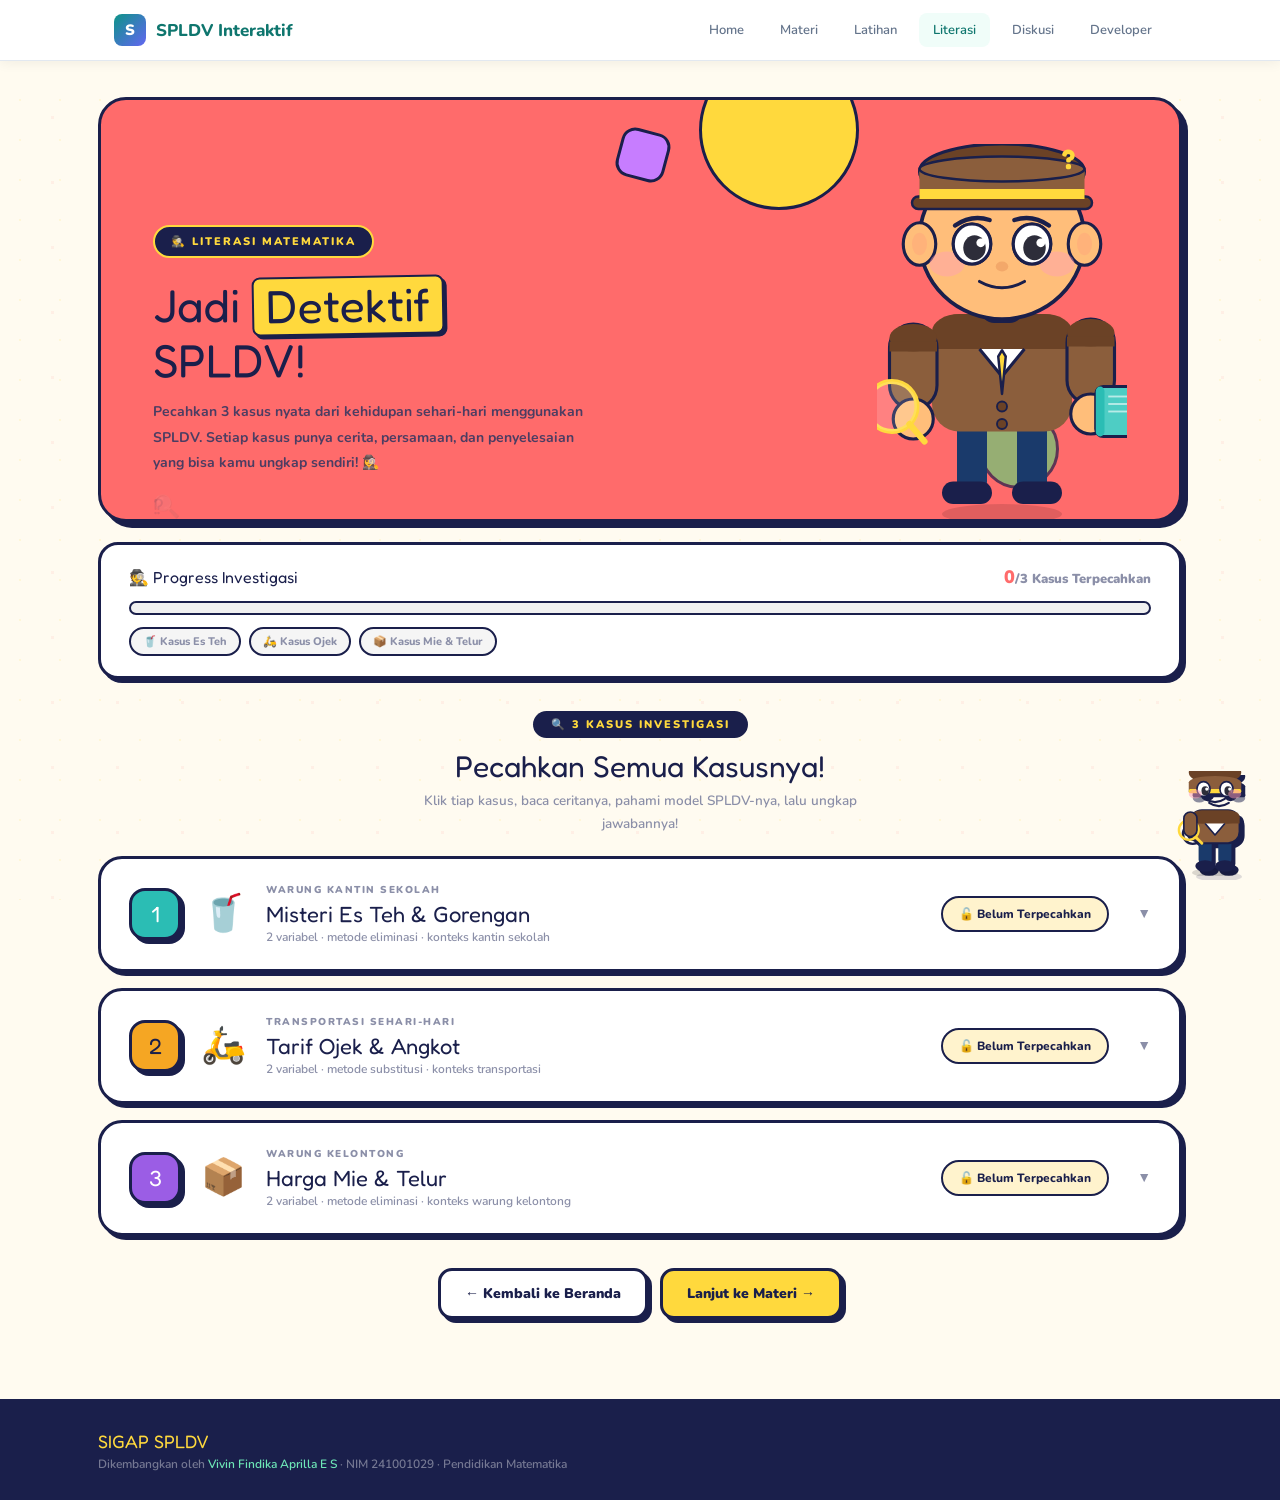
<file: Project/literasi.html>
<!DOCTYPE html>
<html lang="id">
<head>
  <meta charset="UTF-8">
  <meta name="viewport" content="width=device-width, initial-scale=1.0">
  <title>Literasi SPLDV — Petualangan Detektif</title>
  <link rel="preconnect" href="https://fonts.googleapis.com">
  <link href="https://fonts.googleapis.com/css2?family=Nunito:wght@400;600;700;800;900&family=Fredoka+One&display=swap" rel="stylesheet">
  <link rel="stylesheet" href="assets/css/navbar.css">
  <style>
    :root {
      --yellow:#FFD93D; --yellow-d:#F5A623;
      --coral:#FF6B6B;  --coral-l:#FFE8E8;
      --mint:#6BCB77;   --mint-l:#E8F8EA;
      --sky:#4ECDC4;    --sky-d:#2BBDB4; --sky-l:#E0FAF8;
      --purple:#C77DFF; --purple-l:#F3E8FF;
      --navy:#1A1F4B;   --navy-l:#2D3561;
      --cream:#FFFBF0;
      --muted:#8B8FA8;
      --stroke:3px solid var(--navy);
      --shadow:4px 4px 0 var(--navy);
      --shadow-lg:6px 6px 0 var(--navy);
      --r:20px;
    }
    *{box-sizing:border-box;margin:0;padding:0;}
    html{scroll-behavior:smooth;}
    body{font-family:'Nunito',sans-serif;background:var(--cream);color:var(--navy);overflow-x:hidden;}
    body::before{content:'';position:fixed;inset:0;z-index:-1;
      background-image:radial-gradient(circle,rgba(255,217,61,0.13) 1.5px,transparent 1.5px),radial-gradient(circle,rgba(255,107,107,0.08) 1.5px,transparent 1.5px);
      background-size:40px 40px,65px 65px;background-position:0 0,20px 20px;}

    .wrapper{max-width:1140px;margin:0 auto;padding:36px 28px 80px;}

    /* HERO LITERASI */
    .lit-hero{
      background:var(--coral);
      border-radius:28px;border:var(--stroke);box-shadow:var(--shadow-lg);
      padding:44px 52px 0;margin-bottom:20px;
      position:relative;overflow:hidden;min-height:340px;
      display:flex;align-items:flex-end;
    }
    .lh-blob{position:absolute;border-radius:50%;border:var(--stroke);}
    .lhb1{width:160px;height:160px;background:var(--yellow);top:-50px;right:320px;}
    .lhb2{width:80px;height:80px;background:var(--mint);bottom:30px;right:120px;opacity:.7;}
    .lhb3{width:50px;height:50px;background:var(--purple);top:30px;left:48%;border-radius:14px;transform:rotate(15deg);}
    .lh-doodle{position:absolute;font-family:'Fredoka One',cursive;font-size:22px;color:var(--navy);opacity:.1;animation:dFloat 4s ease-in-out infinite;}
    .lh-doodle:nth-child(1){top:15%;left:6%;font-size:28px;animation-delay:0s;}
    .lh-doodle:nth-child(2){top:55%;left:3%;font-size:16px;animation-delay:1.2s;}
    .lh-doodle:nth-child(3){top:10%;left:48%;animation-delay:.6s;}
    @keyframes dFloat{0%,100%{transform:translateY(0) rotate(0deg);}50%{transform:translateY(-12px) rotate(8deg);}}

    .lh-content{position:relative;z-index:2;display:flex;align-items:flex-end;width:100%;gap:0;}
    .lh-left{flex:1;padding-bottom:44px;}
    .lh-chip{display:inline-flex;align-items:center;gap:6px;background:var(--navy);color:var(--yellow);font-size:11px;font-weight:900;letter-spacing:2px;text-transform:uppercase;padding:7px 16px;border-radius:20px;margin-bottom:18px;border:2px solid var(--yellow);}
    .lh-title{font-family:'Fredoka One',cursive;font-size:46px;line-height:1.1;color:var(--navy);margin-bottom:14px;}
    .lh-title .hl{background:var(--yellow);padding:2px 12px;border-radius:8px;border:2.5px solid var(--navy);display:inline-block;transform:rotate(-1deg);box-shadow:3px 3px 0 var(--navy);}
    .lh-desc{font-size:14px;font-weight:700;color:var(--navy-l);line-height:1.8;max-width:440px;opacity:.85;}
    .lh-chibi{width:250px;flex-shrink:0;position:relative;z-index:2;align-self:flex-end;cursor:grab;user-select:none;transition:transform.2s;}
    .lh-chibi:active{cursor:grabbing;}
    .lh-chibi svg{width:100%;height:auto;display:block;pointer-events:none;}

    /* PROGRESS BAR */
    .prog-bar{background:white;border-radius:var(--r);border:var(--stroke);box-shadow:var(--shadow);padding:20px 28px;margin-bottom:20px;}
    .pb-top{display:flex;justify-content:space-between;align-items:center;margin-bottom:12px;}
    .pb-label{font-family:'Fredoka One',cursive;font-size:16px;color:var(--navy);}
    .pb-count{font-size:13px;font-weight:900;color:var(--muted);}
    .pb-count span{color:var(--coral);font-size:18px;}
    .pb-track{height:14px;background:#F0F0F0;border-radius:20px;border:2px solid var(--navy);overflow:hidden;}
    .pb-fill{height:100%;background:linear-gradient(90deg,var(--coral),var(--yellow));border-radius:20px;transition:width .6s cubic-bezier(.34,1.56,.64,1);width:0%;}
    .pb-badges{display:flex;gap:8px;margin-top:12px;flex-wrap:wrap;}
    .pb-badge{display:inline-flex;align-items:center;gap:5px;font-size:11px;font-weight:800;padding:5px 12px;border-radius:20px;border:2px solid var(--navy);background:#F5F5F5;color:var(--muted);transition:all .3s;}
    .pb-badge.earned{background:var(--yellow);color:var(--navy);}

    /* SECTION HEAD */
    .sec-head{text-align:center;margin:32px 0 20px;}
    .sec-tag{display:inline-block;background:var(--navy);color:var(--yellow);font-size:11px;font-weight:900;letter-spacing:2px;text-transform:uppercase;padding:6px 18px;border-radius:20px;margin-bottom:10px;}
    .sec-title{font-family:'Fredoka One',cursive;font-size:30px;color:var(--navy);margin-bottom:6px;}
    .sec-sub{font-size:13.5px;font-weight:600;color:var(--muted);max-width:480px;margin:0 auto;line-height:1.7;}

    /* KASUS CARDS */
    .kasus-card{
      background:white;border-radius:24px;border:var(--stroke);box-shadow:var(--shadow);
      margin-bottom:16px;overflow:hidden;
      transition:box-shadow .2s;
    }
    .kasus-card:hover{box-shadow:var(--shadow-lg);}

    .kc-header{
      display:flex;align-items:center;gap:20px;padding:24px 28px;
      cursor:pointer;transition:background .18s;
      position:relative;
    }
    .kc-header:hover{background:#FAFAFA;}
    .kasus-card.open .kc-header{border-bottom:2.5px solid #EEEEEE;}

    .kc-num{
      width:52px;height:52px;border-radius:16px;border:var(--stroke);
      display:flex;align-items:center;justify-content:center;
      font-family:'Fredoka One',cursive;font-size:22px;color:white;
      flex-shrink:0;box-shadow:var(--shadow);
    }
    .kc-n1{background:var(--sky-d);}
    .kc-n2{background:var(--yellow-d);color:var(--navy);}
    .kc-n3{background:#9B5DE5;}

    .kc-emoji{font-size:36px;flex-shrink:0;}
    .kc-info{flex:1;}
    .kc-tag{font-size:10px;font-weight:900;letter-spacing:1.5px;text-transform:uppercase;color:var(--muted);margin-bottom:4px;}
    .kc-title{font-family:'Fredoka One',cursive;font-size:22px;color:var(--navy);}
    .kc-preview{font-size:12px;font-weight:600;color:var(--muted);margin-top:2px;}

    .kc-status{
      display:flex;align-items:center;gap:6px;
      font-size:12px;font-weight:800;padding:8px 16px;
      border-radius:20px;border:2px solid var(--navy);
      background:#FFF3CD;color:var(--navy);
      white-space:nowrap;flex-shrink:0;
      transition:all .3s;
    }
    .kc-status.solved{background:var(--mint-l);color:#155724;border-color:var(--mint);}
    .kc-arrow{font-size:14px;color:var(--muted);transition:transform .3s;flex-shrink:0;margin-left:8px;}
    .kasus-card.open .kc-arrow{transform:rotate(180deg);}

    /* KASUS BODY */
    .kc-body{display:none;padding:28px 32px 32px;}
    .kasus-card.open .kc-body{display:block;animation:fadeUp .35s ease;}
    @keyframes fadeUp{from{opacity:0;transform:translateY(14px);}to{opacity:1;transform:none;}}

    .kc-layout{display:grid;grid-template-columns:1fr 1fr;gap:20px;margin-bottom:20px;}

    /* CERITA */
    .cerita-box{
      background:var(--cream);border-radius:16px;
      border:2.5px solid #EEE8D4;padding:22px 24px;
    }
    .cb-label{font-size:10px;font-weight:900;letter-spacing:2px;text-transform:uppercase;color:var(--muted);margin-bottom:12px;display:flex;align-items:center;gap:6px;}
    .cerita-text{font-size:14px;font-weight:600;color:var(--navy);line-height:2;margin-bottom:16px;}
    .cerita-text strong{color:var(--coral);}
    .cerita-pertanyaan{
      background:var(--navy);border-radius:12px;padding:14px 18px;
      font-family:'Fredoka One',cursive;font-size:15px;color:var(--yellow);
    }

    /* MODEL SPLDV */
    .model-box{background:var(--navy);border-radius:16px;border:var(--stroke);padding:22px 24px;}
    .mb-label{font-size:10px;font-weight:900;letter-spacing:2px;text-transform:uppercase;color:var(--yellow);margin-bottom:16px;display:flex;align-items:center;gap:6px;}
    .mb-var{display:flex;gap:8px;flex-wrap:wrap;margin-bottom:16px;}
    .mb-var-item{background:rgba(255,255,255,.1);border:1.5px solid rgba(255,255,255,.2);border-radius:10px;padding:8px 14px;font-size:12px;font-weight:700;color:white;}
    .mb-var-item span{color:var(--yellow);font-family:'Fredoka One',cursive;font-size:15px;}
    .mb-eq{margin-bottom:8px;}
    .mb-eq-line{
      display:flex;align-items:center;gap:10px;
      background:rgba(255,255,255,.07);border-radius:10px;
      padding:12px 16px;margin-bottom:8px;
      border:1.5px solid rgba(255,255,255,.1);
    }
    .mb-eq-num{width:24px;height:24px;border-radius:50%;background:var(--yellow);color:var(--navy);font-family:'Fredoka One',cursive;font-size:12px;display:flex;align-items:center;justify-content:center;flex-shrink:0;}
    .mb-eq-text{font-family:'Fredoka One',cursive;font-size:16px;color:white;}
    .mb-eq-note{font-size:11px;font-weight:700;color:rgba(255,255,255,.45);margin-left:auto;}

    /* PENYELESAIAN */
    .penyelesaian-wrap{margin-bottom:20px;}
    .pyw-label{font-size:12px;font-weight:900;letter-spacing:1.5px;text-transform:uppercase;color:var(--muted);margin-bottom:12px;}
    .pyw-steps{display:flex;flex-direction:column;gap:0;}
    .pyw-step{
      display:flex;gap:16px;align-items:flex-start;
      padding:16px 20px;background:white;
      border:2.5px solid var(--navy);margin-bottom:-2px;
      position:relative;
    }
    .pyw-step:first-child{border-radius:16px 16px 0 0;}
    .pyw-step:last-child{border-radius:0 0 16px 16px;margin-bottom:0;}
    .pyw-step.single{border-radius:16px;margin-bottom:0;}
    .pyw-dot{width:32px;height:32px;border-radius:50%;border:2.5px solid var(--navy);display:flex;align-items:center;justify-content:center;font-family:'Fredoka One',cursive;font-size:14px;color:white;flex-shrink:0;}
    .pwd-1{background:var(--sky-d);}
    .pwd-2{background:var(--yellow-d);color:var(--navy);}
    .pwd-3{background:#9B5DE5;}
    .pwd-4{background:var(--mint);}
    .pyw-content{}
    .pyw-title{font-size:13px;font-weight:900;color:var(--navy);margin-bottom:4px;}
    .pyw-calc{font-family:'Fredoka One',cursive;font-size:14px;color:var(--navy-l);line-height:1.8;}
    .pyw-calc .hi{color:var(--coral);}
    .pyw-calc .ok{color:var(--mint);}

    /* REVEAL BUTTON */
    .reveal-wrap{text-align:center;margin-bottom:20px;}
    .btn-reveal{
      display:inline-flex;align-items:center;gap:10px;
      background:var(--navy);color:white;
      font-size:14px;font-weight:900;
      padding:14px 28px;border-radius:14px;
      border:var(--stroke);box-shadow:var(--shadow);
      cursor:pointer;transition:all .2s;
      font-family:'Nunito',sans-serif;
    }
    .btn-reveal:hover{transform:translate(-2px,-2px);box-shadow:var(--shadow-lg);}
    .btn-reveal.revealed{background:var(--mint);color:var(--navy);pointer-events:none;}

    .answer-box{
      display:none;
      background:linear-gradient(135deg,#D4EDDA,#B8E6C1);
      border-radius:16px;border:2.5px solid var(--mint);
      padding:22px 26px;margin-top:16px;
      animation:fadeUp .35s ease;
    }
    .answer-box.show{display:block;}
    .ab-title{font-family:'Fredoka One',cursive;font-size:22px;color:#155724;margin-bottom:10px;display:flex;align-items:center;gap:10px;}
    .ab-result{display:flex;gap:12px;flex-wrap:wrap;margin-bottom:10px;}
    .ab-val{
      background:white;border-radius:12px;border:2.5px solid var(--mint);
      padding:12px 20px;text-align:center;
      box-shadow:3px 3px 0 var(--mint);
    }
    .ab-val-label{font-size:11px;font-weight:900;color:var(--muted);text-transform:uppercase;letter-spacing:1px;margin-bottom:4px;}
    .ab-val-num{font-family:'Fredoka One',cursive;font-size:24px;color:#155724;}
    .ab-cek{font-size:13px;font-weight:700;color:#1E5631;line-height:1.7;}

    /* REFLEKSI */
    .refleksi-box{
      background:var(--yellow);border-radius:16px;border:var(--stroke);
      padding:18px 22px;display:flex;gap:14px;align-items:flex-start;
    }
    .rb-icon{font-size:28px;flex-shrink:0;}
    .rb-text{font-size:13.5px;font-weight:700;color:var(--navy);line-height:1.8;}
    .rb-text strong{font-weight:900;}

    /* NAV BUTTONS */
    .nav-btns{display:flex;gap:12px;justify-content:center;margin-top:32px;flex-wrap:wrap;}
    .btn{display:inline-flex;align-items:center;gap:8px;font-family:'Nunito',sans-serif;font-size:14px;font-weight:900;padding:13px 24px;border-radius:14px;text-decoration:none;cursor:pointer;border:var(--stroke);transition:transform .15s,box-shadow .15s;box-shadow:var(--shadow);}
    .btn:hover{transform:translate(-2px,-2px);box-shadow:var(--shadow-lg);}
    .btn-yellow{background:var(--yellow);color:var(--navy);}
    .btn-navy{background:var(--navy);color:white;}
    .btn-white{background:white;color:var(--navy);}

    /* FLOATING CHIBI */
    .float-chibi{position:fixed;bottom:24px;right:24px;z-index:999;cursor:pointer;transition:transform .3s cubic-bezier(.34,1.56,.64,1);filter:drop-shadow(4px 4px 0 var(--navy));}
    .float-chibi:hover{transform:translateY(-8px) scale(1.06);}
    .float-chibi svg{width:82px;height:auto;display:block;}
    .fc-bubble{position:absolute;bottom:96px;right:0;background:white;border:var(--stroke);border-radius:18px 18px 4px 18px;padding:12px 16px;font-size:13px;font-weight:800;color:var(--navy);box-shadow:var(--shadow);white-space:normal;max-width:200px;line-height:1.5;opacity:0;transform:translateY(10px) scale(.85);transition:opacity .35s cubic-bezier(.34,1.26,.64,.99), transform .35s cubic-bezier(.34,1.26,.64,.99);pointer-events:none;}
    .fc-bubble::after{content:'';position:absolute;bottom:-11px;right:18px;border-left:10px solid transparent;border-right:10px solid transparent;border-top:11px solid var(--navy);}
    .fc-bubble::before{content:'';position:absolute;bottom:-7px;right:20px;border-left:8px solid transparent;border-right:8px solid transparent;border-top:8px solid white;z-index:1;}
    .float-chibi:hover .fc-bubble{opacity:1;transform:translateY(0) scale(1);}
    .float-chibi.active .fc-bubble{opacity:1;transform:translateY(0) scale(1);}

    /* FOOTER */
    .footer{background:var(--navy);border-top:var(--stroke);}
    .footer-inner{max-width:1140px;margin:0 auto;padding:28px;display:flex;align-items:center;justify-content:space-between;flex-wrap:wrap;gap:12px;}
    .footer-brand{font-family:'Fredoka One',cursive;font-size:18px;color:var(--yellow);margin-bottom:4px;}
    .footer-sub{font-size:12px;font-weight:600;color:rgba(255,255,255,.4);}
    .footer-sub span{color:#6EE7B7;}

    /* ANIM */
    .anim{opacity:0;transform:translateY(20px);animation:fadeUp .5s ease forwards;}
    .a1{animation-delay:.06s}.a2{animation-delay:.14s}.a3{animation-delay:.22s}

    @media(max-width:900px){
      body {
        padding-bottom: 80px;
      }
      .lh-title{font-size:32px;}
      .lh-chibi{width:180px;}
      .kc-layout{grid-template-columns:1fr;}
      .lh-content{flex-direction:column;align-items:center;}
      .lh-left{padding-bottom:0;}
    }
    @media(max-width:600px){
      body {
        padding-bottom: 80px;
      }
      .wrapper{padding:20px 16px 60px;}
      .kc-header{padding:16px 18px;gap:12px;}
      .kc-body{padding:20px 18px 24px;}
      .kc-status{display:none;}
      .lh-hero{padding:28px 20px 0;}
    }
  </style>
  <link rel="stylesheet" href="assets/css/page-transition.css">
</head>
<body>

<!-- ── NAVBAR CONTAINER ── -->
<div id="navbar-container"></div>

<div class="wrapper">

<!-- HERO -->
<div class="lit-hero anim">
  <div class="lh-blob lhb1"></div>
  <div class="lh-blob lhb2"></div>
  <div class="lh-blob lhb3"></div>
  <span class="lh-doodle">🔍</span>
  <span class="lh-doodle">?</span>
  <span class="lh-doodle">!</span>

  <div class="lh-content">
    <div class="lh-left">
      <div class="lh-chip">🕵️ Literasi Matematika</div>
      <div class="lh-title">Jadi <span class="hl">Detektif</span><br>SPLDV!</div>
      <div class="lh-desc">Pecahkan 3 kasus nyata dari kehidupan sehari-hari menggunakan SPLDV. Setiap kasus punya cerita, persamaan, dan penyelesaian yang bisa kamu ungkap sendiri! 🕵️‍♀️</div>
    </div>

    <!-- CHIBI DETEKTIF -->
    <div class="lh-chibi">
      <svg viewBox="0 0 200 300" fill="none" xmlns="http://www.w3.org/2000/svg">
        <ellipse cx="100" cy="296" rx="48" ry="8" fill="rgba(0,0,0,.12)"/>
        <!-- kaki -->
        <rect x="64" y="218" width="24" height="64" rx="12" fill="#1A3A6B"/>
        <rect x="112" y="218" width="24" height="64" rx="12" fill="#1A3A6B"/>
        <rect x="52" y="270" width="40" height="18" rx="9" fill="#1A1F4B"/>
        <rect x="108" y="270" width="40" height="18" rx="9" fill="#1A1F4B"/>
        <!-- badan — jas coklat detektif -->
        <rect x="44" y="136" width="112" height="94" rx="22" fill="#8B5E3C"/>
        <rect x="44" y="136" width="112" height="28" rx="22" fill="#6B4226"/>
        <rect x="44" y="152" width="112" height="12" fill="#6B4226"/>
        <!-- kerah putih -->
        <path d="M82 164 L100 186 L118 164" fill="white" stroke="#1A1F4B" stroke-width="2.5" stroke-linejoin="round"/>
        <!-- dasi kuning -->
        <path d="M97 170 L100 200 L103 170 L100 165Z" fill="#FFD93D" stroke="#1A1F4B" stroke-width="2" stroke-linejoin="round"/>
        <!-- kancing -->
        <circle cx="100" cy="210" r="4" fill="#6B4226" stroke="#1A1F4B" stroke-width="1.5"/>
        <circle cx="100" cy="224" r="4" fill="#6B4226" stroke="#1A1F4B" stroke-width="1.5"/>
        <!-- lengan kiri — kaca pembesar -->
        <rect x="10" y="144" width="38" height="68" rx="19" fill="#8B5E3C" stroke="#1A1F4B" stroke-width="2.5"/>
        <rect x="10" y="144" width="38" height="22" rx="19" fill="#6B4226"/>
        <rect x="10" y="158" width="38" height="8" fill="#6B4226"/>
        <circle cx="29" cy="220" r="16" fill="#FFBE7A" stroke="#1A1F4B" stroke-width="2.5"/>
        <!-- kaca pembesar -->
        <circle cx="12" cy="210" r="20" fill="none" stroke="#FFD93D" stroke-width="4"/>
        <circle cx="12" cy="210" r="20" fill="rgba(255,255,255,.15)"/>
        <line x1="26" y1="224" x2="38" y2="238" stroke="#FFD93D" stroke-width="5" stroke-linecap="round"/>
        <!-- lengan kanan — catatan -->
        <rect x="152" y="140" width="38" height="68" rx="19" fill="#8B5E3C" stroke="#1A1F4B" stroke-width="2.5"/>
        <rect x="152" y="140" width="38" height="22" rx="19" fill="#6B4226"/>
        <rect x="152" y="154" width="38" height="8" fill="#6B4226"/>
        <circle cx="171" cy="216" r="16" fill="#FFBE7A" stroke="#1A1F4B" stroke-width="2.5"/>
        <!-- buku catatan -->
        <rect x="175" y="194" width="32" height="40" rx="6" fill="#4ECDC4" stroke="#1A1F4B" stroke-width="2.5"/>
        <rect x="175" y="194" width="7" height="40" rx="4" fill="#2BBDB4"/>
        <line x1="185" y1="202" x2="204" y2="202" stroke="white" stroke-width="1.5" opacity=".6"/>
        <line x1="185" y1="208" x2="204" y2="208" stroke="white" stroke-width="1.5" opacity=".6"/>
        <line x1="185" y1="214" x2="204" y2="214" stroke="white" stroke-width="1.5" opacity=".6"/>
        <!-- leher -->
        <rect x="84" y="122" width="32" height="20" rx="10" fill="#FFBE7A" stroke="#1A1F4B" stroke-width="2.5"/>
        <!-- kepala besar chibi -->
        <ellipse cx="100" cy="76" rx="66" ry="64" fill="#FFBE7A" stroke="#1A1F4B" stroke-width="3"/>
        <!-- topi detektif -->
        <ellipse cx="100" cy="22" rx="66" ry="22" fill="#6B4226" stroke="#1A1F4B" stroke-width="2.5"/>
        <rect x="34" y="20" width="132" height="28" rx="0" fill="#8B5E3C"/>
        <rect x="28" y="42" width="144" height="10" rx="5" fill="#6B4226" stroke="#1A1F4B" stroke-width="2"/>
        <rect x="34" y="20" width="132" height="8" rx="0" fill="#8B5E3C"/>
        <ellipse cx="100" cy="20" rx="66" ry="10" fill="#8B5E3C" stroke="#1A1F4B" stroke-width="2"/>
        <!-- band topi kuning -->
        <rect x="34" y="36" width="132" height="8" rx="0" fill="#FFD93D"/>
        <!-- telinga -->
        <ellipse cx="34" cy="80" rx="13" ry="17" fill="#FFBE7A" stroke="#1A1F4B" stroke-width="2.5"/>
        <ellipse cx="166" cy="80" rx="13" ry="17" fill="#FFBE7A" stroke="#1A1F4B" stroke-width="2.5"/>
        <ellipse cx="34" cy="80" rx="6" ry="9" fill="#FFA07A" opacity=".4"/>
        <ellipse cx="166" cy="80" rx="6" ry="9" fill="#FFA07A" opacity=".4"/>
        <!-- mata -->
        <ellipse cx="76" cy="80" rx="15" ry="16" fill="white" stroke="#1A1F4B" stroke-width="2.5"/>
        <ellipse cx="124" cy="80" rx="15" ry="16" fill="white" stroke="#1A1F4B" stroke-width="2.5"/>
        <ellipse cx="78" cy="83" rx="9" ry="10" fill="#2D2D3A"/>
        <ellipse cx="126" cy="83" rx="9" ry="10" fill="#2D2D3A"/>
        <circle cx="83" cy="79" r="3.5" fill="white"/>
        <circle cx="131" cy="79" r="3.5" fill="white"/>
        <!-- alis serius detektif -->
        <path d="M62 64 Q76 56 90 62" stroke="#1A1F4B" stroke-width="3.5" stroke-linecap="round" fill="none" transform="rotate(-5,76,60)"/>
        <path d="M110 62 Q124 56 138 64" stroke="#1A1F4B" stroke-width="3.5" stroke-linecap="round" fill="none" transform="rotate(5,124,60)"/>
        <!-- hidung -->
        <ellipse cx="100" cy="98" rx="5" ry="4" fill="#E8935A" opacity=".5"/>
        <!-- mulut serius tapi cute -->
        <path d="M82 110 Q100 120 118 110" stroke="#1A1F4B" stroke-width="2.5" stroke-linecap="round" fill="none"/>
        <!-- pipi -->
        <ellipse cx="56" cy="96" rx="14" ry="10" fill="#FF9EB5" opacity=".45"/>
        <ellipse cx="144" cy="96" rx="14" ry="10" fill="#FF9EB5" opacity=".45"/>
        <!-- tanda tanya di atas kepala -->
        <text x="148" y="20" font-size="22" fill="#FFD93D" font-family="Fredoka One" font-weight="900">?</text>
        <style>
          @keyframes detBlink{0%,85%,100%{transform:scaleY(1);}93%{transform:scaleY(0.07);}}
          .det-el{animation:detBlink 3.5s ease-in-out infinite;transform-origin:76px 80px;}
          .det-er{animation:detBlink 3.5s ease-in-out infinite .08s;transform-origin:124px 80px;}
        </style>
        <g class="det-el">
          <ellipse cx="76" cy="80" rx="15" ry="16" fill="white" stroke="#1A1F4B" stroke-width="2.5"/>
          <ellipse cx="78" cy="83" rx="9" ry="10" fill="#2D2D3A"/>
          <circle cx="83" cy="79" r="3.5" fill="white"/>
        </g>
        <g class="det-er">
          <ellipse cx="124" cy="80" rx="15" ry="16" fill="white" stroke="#1A1F4B" stroke-width="2.5"/>
          <ellipse cx="126" cy="83" rx="9" ry="10" fill="#2D2D3A"/>
          <circle cx="131" cy="79" r="3.5" fill="white"/>
        </g>
      </svg>
    </div>
  </div>
</div>

<!-- PROGRESS BAR -->
<div class="prog-bar anim a1">
  <div class="pb-top">
    <div class="pb-label">🕵️ Progress Investigasi</div>
    <div class="pb-count"><span id="solvedCount">0</span>/3 Kasus Terpecahkan</div>
  </div>
  <div class="pb-track"><div class="pb-fill" id="pbFill"></div></div>
  <div class="pb-badges">
    <div class="pb-badge" id="badge1">🥤 Kasus Es Teh</div>
    <div class="pb-badge" id="badge2">🛵 Kasus Ojek</div>
    <div class="pb-badge" id="badge3">📦 Kasus Mie & Telur</div>
  </div>
</div>

<!-- SECTION HEAD -->
<div class="sec-head anim a2">
  <div class="sec-tag">🔍 3 Kasus Investigasi</div>
  <div class="sec-title">Pecahkan Semua Kasusnya!</div>
  <div class="sec-sub">Klik tiap kasus, baca ceritanya, pahami model SPLDV-nya, lalu ungkap jawabannya!</div>
</div>

<!-- ══════════════
     KASUS 1
══════════════ -->
<div class="kasus-card anim a2" id="kasus1">
  <div class="kc-header" onclick="toggleKasus('kasus1')">
    <div class="kc-num kc-n1">1</div>
    <div class="kc-emoji">🥤</div>
    <div class="kc-info">
      <div class="kc-tag">Warung Kantin Sekolah</div>
      <div class="kc-title">Misteri Es Teh & Gorengan</div>
      <div class="kc-preview">2 variabel · metode eliminasi · konteks kantin sekolah</div>
    </div>
    <div class="kc-status" id="ks1">🔓 Belum Terpecahkan</div>
    <div class="kc-arrow">▼</div>
  </div>
  <div class="kc-body">
    <div class="kc-layout">
      <!-- CERITA -->
      <div class="cerita-box">
        <div class="cb-label">📖 Cerita Kasus</div>
        <div class="cerita-text">
          Di kantin sekolah, <strong>Dinda</strong> membeli <strong>2 gelas es teh</strong> dan <strong>3 gorengan</strong>, ia membayar <strong>Rp7.000</strong>.<br><br>
          Sementara teman sebangkunya membeli <strong>1 gelas es teh</strong> dan <strong>5 gorengan</strong>, ia membayar <strong>Rp8.000</strong>.<br><br>
          Pak Kantin tidak memasang daftar harga. Bisakah kamu membantu mencari harga satuan?
        </div>
        <div class="cerita-pertanyaan">🤔 Berapa harga 1 es teh dan 1 gorengan?</div>
      </div>
      <!-- MODEL -->
      <div class="model-box">
        <div class="mb-label">📐 Pemodelan SPLDV</div>
        <div class="mb-var">
          <div class="mb-var-item"><span>x</span> = harga 1 es teh</div>
          <div class="mb-var-item"><span>y</span> = harga 1 gorengan</div>
        </div>
        <div class="mb-eq">
          <div class="mb-eq-line">
            <div class="mb-eq-num">1</div>
            <div class="mb-eq-text">2x + 3y = 7.000</div>
            <div class="mb-eq-note">pembelian Dinda</div>
          </div>
          <div class="mb-eq-line">
            <div class="mb-eq-num">2</div>
            <div class="mb-eq-text">x + 5y = 8.000</div>
            <div class="mb-eq-note">pembelian teman</div>
          </div>
        </div>
      </div>
    </div>

    <!-- PENYELESAIAN -->
    <div class="penyelesaian-wrap">
      <div class="pyw-label">🔢 Langkah Penyelesaian (Metode Eliminasi)</div>
      <div class="pyw-steps">
        <div class="pyw-step">
          <div class="pyw-dot pwd-1">1</div>
          <div class="pyw-content">
            <div class="pyw-title">Samakan koefisien x — kalikan P2 dengan 2</div>
            <div class="pyw-calc">
              P1: 2x + 3y = 7.000<br>
              P2 × 2: <span class="hi">2x + 10y = 16.000</span>
            </div>
          </div>
        </div>
        <div class="pyw-step">
          <div class="pyw-dot pwd-2">2</div>
          <div class="pyw-content">
            <div class="pyw-title">Kurangkan P1 dari P2 × 2 → eliminasi x</div>
            <div class="pyw-calc">
              (2x + 10y) − (2x + 3y) = 16.000 − 7.000<br>
              7y = 9.000 → <span class="ok">y = 1.000</span>
            </div>
          </div>
        </div>
        <div class="pyw-step">
          <div class="pyw-dot pwd-3">3</div>
          <div class="pyw-content">
            <div class="pyw-title">Substitusi y = 1.000 ke P1</div>
            <div class="pyw-calc">
              2x + 3(1.000) = 7.000<br>
              2x = 4.000 → <span class="ok">x = 2.000</span>... tunggu!
            </div>
          </div>
        </div>
        <div class="pyw-step">
          <div class="pyw-dot pwd-3">3</div>
          <div class="pyw-content">
            <div class="pyw-title">Substitusi y = 1.000 ke P2</div>
            <div class="pyw-calc">
              x + 5(1.000) = 8.000<br>
              x = 8.000 − 5.000 → <span class="ok">x = 3.000</span>
            </div>
          </div>
        </div>
      </div>
    </div>

    <div class="reveal-wrap">
      <button class="btn-reveal" id="br1" onclick="revealAnswer('ans1','ks1','badge1','br1')">
        🔍 Ungkap Jawaban!
      </button>
    </div>

    <div class="answer-box" id="ans1">
      <div class="ab-title">✅ Kasus Terpecahkan!</div>
      <div class="ab-result">
        <div class="ab-val">
          <div class="ab-val-label">Harga Es Teh</div>
          <div class="ab-val-num">Rp3.000</div>
        </div>
        <div class="ab-val">
          <div class="ab-val-label">Harga Gorengan</div>
          <div class="ab-val-num">Rp1.000</div>
        </div>
      </div>
      <div class="ab-cek">✔ Cek P1: 2(3.000) + 3(1.000) = 6.000 + 3.000 = <strong>7.000 ✓</strong><br>✔ Cek P2: 3.000 + 5(1.000) = 3.000 + 5.000 = <strong>8.000 ✓</strong></div>
    </div>

    <div class="refleksi-box" style="margin-top:16px;">
      <div class="rb-icon">💡</div>
      <div class="rb-text"><strong>Refleksi:</strong> Ternyata masalah sehari-hari di kantin sekolah bisa diselesaikan dengan SPLDV! Ketika ada <strong>dua hal yang tidak diketahui</strong> dan <strong>dua informasi berbeda</strong>, itulah saatnya SPLDV digunakan.</div>
    </div>
  </div>
</div>

<!-- ══════════════
     KASUS 2
══════════════ -->
<div class="kasus-card anim a2" id="kasus2">
  <div class="kc-header" onclick="toggleKasus('kasus2')">
    <div class="kc-num kc-n2">2</div>
    <div class="kc-emoji">🛵</div>
    <div class="kc-info">
      <div class="kc-tag">Transportasi Sehari-hari</div>
      <div class="kc-title">Tarif Ojek & Angkot</div>
      <div class="kc-preview">2 variabel · metode substitusi · konteks transportasi</div>
    </div>
    <div class="kc-status" id="ks2">🔓 Belum Terpecahkan</div>
    <div class="kc-arrow">▼</div>
  </div>
  <div class="kc-body">
    <div class="kc-layout">
      <div class="cerita-box">
        <div class="cb-label">📖 Cerita Kasus</div>
        <div class="cerita-text">
          <strong>Andi</strong> berangkat sekolah naik ojek sejauh <strong>2 km</strong> lalu lanjut <strong>1 kali angkot</strong>. Total ongkosnya <strong>Rp18.000</strong>.<br><br>
          <strong>Rina</strong> yang tinggal lebih jauh naik ojek sejauh <strong>1 km</strong> lalu <strong>3 kali angkot</strong>. Ia membayar <strong>Rp21.000</strong>.<br><br>
          Pak ojek dan kondektur tidak memasang tarif resmi!
        </div>
        <div class="cerita-pertanyaan">🤔 Berapa tarif ojek per km dan ongkos angkot per naik?</div>
      </div>
      <div class="model-box">
        <div class="mb-label">📐 Pemodelan SPLDV</div>
        <div class="mb-var">
          <div class="mb-var-item"><span>x</span> = tarif ojek per km</div>
          <div class="mb-var-item"><span>y</span> = ongkos angkot per naik</div>
        </div>
        <div class="mb-eq">
          <div class="mb-eq-line">
            <div class="mb-eq-num">1</div>
            <div class="mb-eq-text">2x + y = 18.000</div>
            <div class="mb-eq-note">perjalanan Andi</div>
          </div>
          <div class="mb-eq-line">
            <div class="mb-eq-num">2</div>
            <div class="mb-eq-text">x + 3y = 21.000</div>
            <div class="mb-eq-note">perjalanan Rina</div>
          </div>
        </div>
      </div>
    </div>

    <div class="penyelesaian-wrap">
      <div class="pyw-label">🔢 Langkah Penyelesaian (Metode Substitusi)</div>
      <div class="pyw-steps">
        <div class="pyw-step">
          <div class="pyw-dot pwd-1">1</div>
          <div class="pyw-content">
            <div class="pyw-title">Nyatakan y dari Persamaan 1</div>
            <div class="pyw-calc">2x + y = 18.000<br>y = <span class="hi">18.000 − 2x</span> &nbsp;… (3)</div>
          </div>
        </div>
        <div class="pyw-step">
          <div class="pyw-dot pwd-2">2</div>
          <div class="pyw-content">
            <div class="pyw-title">Substitusi (3) ke Persamaan 2</div>
            <div class="pyw-calc">
              x + 3(18.000 − 2x) = 21.000<br>
              x + 54.000 − 6x = 21.000<br>
              −5x = −33.000 → <span class="ok">x = 6.600</span>
            </div>
          </div>
        </div>
        <div class="pyw-step">
          <div class="pyw-dot pwd-3">3</div>
          <div class="pyw-content">
            <div class="pyw-title">Substitusi x = 6.600 ke (3)</div>
            <div class="pyw-calc">
              y = 18.000 − 2(6.600)<br>
              y = 18.000 − 13.200 → <span class="ok">y = 4.800</span>
            </div>
          </div>
        </div>
      </div>
    </div>

    <div class="reveal-wrap">
      <button class="btn-reveal" id="br2" onclick="revealAnswer('ans2','ks2','badge2','br2')">
        🔍 Ungkap Jawaban!
      </button>
    </div>

    <div class="answer-box" id="ans2">
      <div class="ab-title">✅ Kasus Terpecahkan!</div>
      <div class="ab-result">
        <div class="ab-val">
          <div class="ab-val-label">Tarif Ojek/km</div>
          <div class="ab-val-num">Rp6.600</div>
        </div>
        <div class="ab-val">
          <div class="ab-val-label">Ongkos Angkot</div>
          <div class="ab-val-num">Rp4.800</div>
        </div>
      </div>
      <div class="ab-cek">✔ Cek P1: 2(6.600) + 4.800 = 13.200 + 4.800 = <strong>18.000 ✓</strong><br>✔ Cek P2: 6.600 + 3(4.800) = 6.600 + 14.400 = <strong>21.000 ✓</strong></div>
    </div>

    <div class="refleksi-box" style="margin-top:16px;">
      <div class="rb-icon">💡</div>
      <div class="rb-text"><strong>Refleksi:</strong> Masalah tarif transportasi juga bisa diselesaikan pakai SPLDV! Metode Substitusi cocok dipakai saat salah satu persamaan mudah dinyatakan dalam variabel lain.</div>
    </div>
  </div>
</div>

<!-- ══════════════
     KASUS 3
══════════════ -->
<div class="kasus-card anim a3" id="kasus3">
  <div class="kc-header" onclick="toggleKasus('kasus3')">
    <div class="kc-num kc-n3">3</div>
    <div class="kc-emoji">📦</div>
    <div class="kc-info">
      <div class="kc-tag">Warung Kelontong</div>
      <div class="kc-title">Harga Mie & Telur</div>
      <div class="kc-preview">2 variabel · metode eliminasi · konteks warung kelontong</div>
    </div>
    <div class="kc-status" id="ks3">🔓 Belum Terpecahkan</div>
    <div class="kc-arrow">▼</div>
  </div>
  <div class="kc-body">
    <div class="kc-layout">
      <div class="cerita-box">
        <div class="cb-label">📖 Cerita Kasus</div>
        <div class="cerita-text">
          <strong>Bu Ani</strong> belanja di warung kelontong, membeli <strong>3 bungkus mie</strong> dan <strong>2 butir telur</strong>, membayar <strong>Rp13.000</strong>.<br><br>
          Kemudian <strong>Pak Budi</strong> datang membeli <strong>5 bungkus mie</strong> dan <strong>4 butir telur</strong>, membayar <strong>Rp24.000</strong>.<br><br>
          Label harga di warung sudah tidak terbaca!
        </div>
        <div class="cerita-pertanyaan">🤔 Berapa harga 1 bungkus mie dan 1 butir telur?</div>
      </div>
      <div class="model-box">
        <div class="mb-label">📐 Pemodelan SPLDV</div>
        <div class="mb-var">
          <div class="mb-var-item"><span>x</span> = harga 1 bungkus mie</div>
          <div class="mb-var-item"><span>y</span> = harga 1 butir telur</div>
        </div>
        <div class="mb-eq">
          <div class="mb-eq-line">
            <div class="mb-eq-num">1</div>
            <div class="mb-eq-text">3x + 2y = 13.000</div>
            <div class="mb-eq-note">belanja Bu Ani</div>
          </div>
          <div class="mb-eq-line">
            <div class="mb-eq-num">2</div>
            <div class="mb-eq-text">5x + 4y = 24.000</div>
            <div class="mb-eq-note">belanja Pak Budi</div>
          </div>
        </div>
      </div>
    </div>

    <div class="penyelesaian-wrap">
      <div class="pyw-label">🔢 Langkah Penyelesaian (Metode Eliminasi)</div>
      <div class="pyw-steps">
        <div class="pyw-step">
          <div class="pyw-dot pwd-1">1</div>
          <div class="pyw-content">
            <div class="pyw-title">Samakan koefisien y — kalikan P1 × 2</div>
            <div class="pyw-calc">
              P1 × 2: <span class="hi">6x + 4y = 26.000</span><br>
              P2: 5x + 4y = 24.000
            </div>
          </div>
        </div>
        <div class="pyw-step">
          <div class="pyw-dot pwd-2">2</div>
          <div class="pyw-content">
            <div class="pyw-title">Kurangkan P2 dari P1 × 2 → eliminasi y</div>
            <div class="pyw-calc">
              (6x + 4y) − (5x + 4y) = 26.000 − 24.000<br>
              x = 2.000 → <span class="ok">x = 2.000</span>
            </div>
          </div>
        </div>
        <div class="pyw-step">
          <div class="pyw-dot pwd-3">3</div>
          <div class="pyw-content">
            <div class="pyw-title">Substitusi x = 2.000 ke P1</div>
            <div class="pyw-calc">
              3(2.000) + 2y = 13.000<br>
              6.000 + 2y = 13.000<br>
              2y = 7.000 → <span class="ok">y = 3.500</span>
            </div>
          </div>
        </div>
      </div>
    </div>

    <div class="reveal-wrap">
      <button class="btn-reveal" id="br3" onclick="revealAnswer('ans3','ks3','badge3','br3')">
        🔍 Ungkap Jawaban!
      </button>
    </div>

    <div class="answer-box" id="ans3">
      <div class="ab-title">✅ Kasus Terpecahkan!</div>
      <div class="ab-result">
        <div class="ab-val">
          <div class="ab-val-label">Harga 1 Mie</div>
          <div class="ab-val-num">Rp2.000</div>
        </div>
        <div class="ab-val">
          <div class="ab-val-label">Harga 1 Telur</div>
          <div class="ab-val-num">Rp3.500</div>
        </div>
      </div>
      <div class="ab-cek">✔ Cek P1: 3(2.000) + 2(3.500) = 6.000 + 7.000 = <strong>13.000 ✓</strong><br>✔ Cek P2: 5(2.000) + 4(3.500) = 10.000 + 14.000 = <strong>24.000 ✓</strong></div>
    </div>

    <div class="refleksi-box" style="margin-top:16px;">
      <div class="rb-icon">💡</div>
      <div class="rb-text"><strong>Refleksi:</strong> Hebat! Kamu sudah memecahkan 3 kasus! SPLDV ternyata sangat dekat dengan kehidupan kita sehari-hari. Sekarang saatnya masuk ke materi teori untuk memahami lebih dalam! 🚀</div>
    </div>
  </div>
</div>

<!-- NAVIGASI -->
<div class="nav-btns">
  <a href="karakter.html" class="btn btn-white">← Kembali ke Beranda</a>
  <a href="materi.html" class="btn btn-yellow">Lanjut ke Materi →</a>
</div>

</div>

<footer class="footer">
  <div class="footer-inner">
    <div>
      <div class="footer-brand">SIGAP SPLDV</div>
      <div class="footer-sub">Dikembangkan oleh <span>Vivin Findika Aprilla E S</span> · NIM 241001029 · Pendidikan Matematika</div>
    </div>
  </div>
</footer>

<!-- FLOATING CHIBI -->
<div class="float-chibi" id="fc" onclick="toggleFC()">
  <div class="fc-bubble" id="fcb">Yuk pecahkan kasusnya! 🔍</div>
  <svg viewBox="0 0 100 128" fill="none" xmlns="http://www.w3.org/2000/svg">
    <ellipse cx="50" cy="124" rx="28" ry="6" fill="rgba(0,0,0,.14)"/>
    <rect x="30" y="80" width="16" height="36" rx="8" fill="#1A3A6B"/>
    <rect x="54" y="80" width="16" height="36" rx="8" fill="#1A3A6B"/>
    <ellipse cx="38" cy="116" rx="12" ry="7" fill="#1A1F4B"/>
    <ellipse cx="62" cy="116" rx="12" ry="7" fill="#1A1F4B"/>
    <rect x="20" y="48" width="60" height="40" rx="14" fill="#8B5E3C" stroke="#1A1F4B" stroke-width="2.5"/>
    <rect x="20" y="48" width="60" height="16" rx="14" fill="#6B4226"/>
    <rect x="20" y="56" width="60" height="8" fill="#6B4226"/>
    <path d="M38 64 L50 78 L62 64" fill="white" stroke="#1A1F4B" stroke-width="2" stroke-linejoin="round"/>
    <circle cx="18" cy="72" r="12" fill="none" stroke="#FFD93D" stroke-width="3"/>
    <line x1="27" y1="81" x2="34" y2="88" stroke="#FFD93D" stroke-width="3.5" stroke-linecap="round"/>
    <rect x="12" y="50" width="16" height="30" rx="8" fill="#8B5E3C" stroke="#1A1F4B" stroke-width="2"/>
    <circle cx="50" cy="20" rx="32" ry="30" fill="#FFBE7A" stroke="#1A1F4B" stroke-width="2.5"/>
    <ellipse cx="50" cy="2" rx="32" ry="14" fill="#6B4226"/>
    <rect x="18" y="14" width="64" height="12" rx="0" fill="#8B5E3C"/>
    <ellipse cx="50" cy="14" rx="32" ry="8" fill="#8B5E3C"/>
    <rect x="18" y="22" width="64" height="5" rx="2" fill="#FFD93D"/>
    <ellipse cx="36" cy="22" rx="8" ry="9" fill="white" stroke="#1A1F4B" stroke-width="2"/>
    <ellipse cx="64" cy="22" rx="8" ry="9" fill="white" stroke="#1A1F4B" stroke-width="2"/>
    <ellipse cx="38" cy="24" rx="4.5" ry="5.5" fill="#2D2D3A"/>
    <ellipse cx="66" cy="24" rx="4.5" ry="5.5" fill="#2D2D3A"/>
    <circle cx="40" cy="22" r="2" fill="white"/>
    <circle cx="68" cy="22" r="2" fill="white"/>
    <path d="M38 34 Q50 42 62 34" stroke="#1A1F4B" stroke-width="2.5" stroke-linecap="round" fill="none"/>
    <ellipse cx="26" cy="28" rx="8" ry="5.5" fill="#FF9EB5" opacity=".5"/>
    <ellipse cx="74" cy="28" rx="8" ry="5.5" fill="#FF9EB5" opacity=".5"/>
  </svg>
</div>

<script>
  let solved = 0;

  function toggleKasus(id) {
    document.getElementById(id).classList.toggle('open');
  }

  function revealAnswer(ansId, statusId, badgeId, btnId) {
    document.getElementById(ansId).classList.add('show');
    const st = document.getElementById(statusId);
    st.textContent = '✅ Terpecahkan!';
    st.classList.add('solved');
    const btn = document.getElementById(btnId);
    btn.textContent = '✅ Jawaban Terungkap!';
    btn.classList.add('revealed');
    document.getElementById(badgeId).classList.add('earned');
    solved++;
    updateProgress();
  }

  function updateProgress() {
    document.getElementById('solvedCount').textContent = solved;
    document.getElementById('pbFill').style.width = (solved / 3 * 100) + '%';
    if (solved === 3) {
      setTimeout(() => {
        document.getElementById('fcb').textContent = '🎉 Semua kasus terpecahkan! Detektif hebat!';
        document.getElementById('fc').classList.add('active');
        setTimeout(() => document.getElementById('fc').classList.remove('active'), 5000);
      }, 500);
    }
  }

  const msgs = ['Baca ceritanya dulu ya! 📖','Coba pahami model SPLDV-nya! 📐','Klik Ungkap Jawaban kalau sudah siap! 🔍','Kamu detektif yang hebat! 🕵️','Jangan lupa cek jawabannya! ✔'];
  let mi = 0;
  let chibiBubbleTimeout;
  
  function toggleFC() {
    const fc = document.getElementById('fc');
    
    // Clear existing timeout
    clearTimeout(chibiBubbleTimeout);
    
    // Remove class to force animation restart
    fc.classList.remove('active');
    
    // Update message
    document.getElementById('fcb').textContent = msgs[mi++ % msgs.length];
    
    // Re-add class with small delay to trigger animation
    setTimeout(() => {
      fc.classList.add('active');
      chibiBubbleTimeout = setTimeout(() => fc.classList.remove('active'), 4000);
    }, 50);
  }
  
  setTimeout(() => {
    document.getElementById('fc').classList.add('active');
    chibiBubbleTimeout = setTimeout(() => document.getElementById('fc').classList.remove('active'), 4000);
  }, 2000);

  // ── DRAGGABLE CHARACTER ──
  const chibi = document.querySelector('.lh-chibi');
  if (chibi) {
    let isDragging = false;
    let offsetX = 0;
    let offsetY = 0;
    let startX = 0;
    let startY = 0;

    chibi.addEventListener('mousedown', (e) => {
      isDragging = true;
      const rect = chibi.getBoundingClientRect();
      startX = e.clientX - rect.left;
      startY = e.clientY - rect.top;
      offsetX = 0;
      offsetY = 0;
      chibi.style.cursor = 'grabbing';
    });

    document.addEventListener('mousemove', (e) => {
      if (isDragging && chibi) {
        const parent = chibi.parentElement;
        offsetX = e.clientX - parent.getBoundingClientRect().left - startX;
        offsetY = e.clientY - parent.getBoundingClientRect().top - startY;
        chibi.style.transform = `translate(${offsetX}px, ${offsetY}px)`;
      }
    });

    document.addEventListener('mouseup', () => {
      isDragging = false;
      chibi.style.cursor = 'grab';
    });

    chibi.addEventListener('touchstart', (e) => {
      isDragging = true;
      const touch = e.touches[0];
      const rect = chibi.getBoundingClientRect();
      startX = touch.clientX - rect.left;
      startY = touch.clientY - rect.top;
      offsetX = 0;
      offsetY = 0;
    });

    document.addEventListener('touchmove', (e) => {
      if (isDragging && chibi) {
        const touch = e.touches[0];
        const parent = chibi.parentElement;
        offsetX = touch.clientX - parent.getBoundingClientRect().left - startX;
        offsetY = touch.clientY - parent.getBoundingClientRect().top - startY;
        chibi.style.transform = `translate(${offsetX}px, ${offsetY}px)`;
      }
    });

    document.addEventListener('touchend', () => {
      isDragging = false;
    });
  }
</script>

<!-- ── NAVBAR COMPONENT ── -->
<script src="assets/js/navbar.js"></script>
<script src="assets/js/page-transition.js"></script>
</body>
</html>
</file>
<file: Project/assets/css/navbar.css>
/* ── NAVBAR STYLES ── */
:root {
  --teal: #0D9488;
  --teal-d: #0F766E;
  --teal-xl: #F0FDF9;
  --indigo: #6366F1;
}

* {
  box-sizing: border-box;
  margin: 0;
  padding: 0;
}

body {
  font-family: 'DM Sans', sans-serif;
}

/* ── NAVBAR (DESKTOP) ── */
.navbar {
  background: white;
  border-bottom: 1px solid #E2E8F0;
  position: sticky;
  top: 0;
  z-index: 200;
  box-shadow: 0 2px 12px rgba(0, 0, 0, 0.06);
}

.nav-inner {
  max-width: 1100px;
  margin: 0 auto;
  padding: 0 24px;
  display: flex;
  align-items: center;
  gap: 24px;
  height: 60px;
}

.nav-brand {
  display: flex;
  align-items: center;
  gap: 10px;
  font-weight: 800;
  font-size: 17px;
  color: var(--teal-d);
  text-decoration: none;
  margin-right: auto;
  transition: all 0.2s;
}

.nav-brand:hover {
  color: var(--teal);
}

.nav-logo {
  width: 32px;
  height: 32px;
  background: linear-gradient(135deg, var(--teal), var(--indigo));
  border-radius: 8px;
  display: flex;
  align-items: center;
  justify-content: center;
  color: white;
  font-weight: 900;
  font-size: 15px;
}

.nav-links {
  display: flex;
  align-items: center;
  gap: 8px;
}

.nav-icon {
  display: none !important; /* Hide icons entirely on desktop, show only text */
}

.nav-center-outer {
  display: none; /* Hide outer circle on desktop */
}

.nav-center-inner {
    display: none; /* Hide inner circle on desktop */
}

.nav-link {
  font-size: 13px;
  font-weight: 600;
  color: #64748B;
  text-decoration: none;
  padding: 8px 14px;
  border-radius: 8px;
  transition: all 0.2s;
  display: flex;
  align-items: center;
}

.nav-link:hover,
.nav-link.active {
  background: var(--teal-xl);
  color: var(--teal-d);
}

/* ── RESPONSIVE MOBILE FOOTBAR ── */
@media (max-width: 768px) {
  .navbar {
    border-bottom: none;
    box-shadow: none;
    background: transparent;
    position: relative; 
    width: 100%;
    margin-bottom: 16px;
  }

  .nav-inner {
    justify-content: center;
    padding-top: 10px;
  }

  /* Light Theme Footbar matching body */
  .nav-links {
    position: fixed;
    bottom: 20px;
    left: 20px;
    right: 20px;
    background: white; 
    border: 1px solid #E2E8F0;
    border-radius: 24px;
    padding: 0 12px;
    height: 72px;
    display: flex;
    justify-content: space-between;
    align-items: center;
    box-shadow: 0 20px 40px rgba(0, 0, 0, 0.15), 0 8px 16px rgba(0, 0, 0, 0.08); /* Increased shadow for shape emphasis */
    z-index: 1000;
  }

  /* Move mascots above the footbar natively on mobile */
  .floating-mascot, .float-chibi {
    bottom: 110px !important;
    right: 20px !important;
  }

  .nav-link {
    background: none !important;
    color: #64748B;
    padding: 0;
    flex: 1; /* Allow it to distribute evenly without overflowing */
    max-width: 60px; /* Still keep it from expanding too much */
    height: 60px;
    border-radius: 12px;
    position: relative;
    transition: all 0.3s;
    justify-content: center;
    align-items: center;
    display: flex;
  }

  .nav-icon {
    display: flex !important; /* Force show icons on mobile */
    width: 24px;
    height: 24px;
    transition: all 0.3s;
    margin: 0;
  }
  
  .nav-icon svg {
    width: 100%;
    height: 100%;
    display: block;
  }

  .nav-text {
    display: none !important; /* Completely hide text on mobile */
  }

  /* Active state */
  .nav-link.active, .nav-link:hover {
    color: var(--teal);
  }
  
  .nav-link.active .nav-icon {
    transform: translateY(-2px);
  }

  /* ── CENTER FLOATING BUTTON ── */
  .nav-center .nav-icon {
    display: none !important;
  }

  .nav-center-outer {
    display: flex;
    position: absolute;
    top: -26px;
    left: 50%;
    transform: translateX(-50%);
    width: 60px;
    height: 60px;
    background: #F0F4F8; /* matches body background to create cutout */
    border-radius: 50%;
    align-items: center;
    justify-content: center;
  }

  .nav-center-inner {
    display: flex; /* Show inner circle on mobile */
    width: 48px;
    height: 48px;
    background: var(--teal);
    border-radius: 50%;
    align-items: center;
    justify-content: center;
    color: white;
    box-shadow: 0 6px 16px rgba(13, 148, 136, 0.4);
    transition: transform 0.2s;
  }
  
  .nav-center-inner svg {
    width: 22px;
    height: 22px;
  }

  .nav-link.active .nav-center-inner,
  .nav-center:hover .nav-center-inner {
    background: var(--teal-d);
    transform: scale(1.05);
  }
}
</file>
<file: Project/assets/css/page-transition.css>
.wrapper, .footer, .hero {
    animation: pagePopIn 0.6s cubic-bezier(0.34, 1.56, 0.64, 1) forwards;
}

@keyframes pagePopIn {
    0% {
        opacity: 0;
        transform: scale(0.9) translateY(20px);
    }
    100% {
        opacity: 1;
        transform: scale(1) translateY(0);
    }
}

body.page-exit .wrapper, body.page-exit .footer, body.page-exit .hero {
    animation: pagePopOut 0.4s cubic-bezier(0.4, 0, 0.2, 1) forwards !important;
}

@keyframes pagePopOut {
    0% {
        opacity: 1;
        transform: scale(1) translateY(0);
    }
    100% {
        opacity: 0;
        transform: scale(0.95) translateY(-20px);
    }
}

.click-effect {
    animation: clickPop 0.3s cubic-bezier(0.34, 1.56, 0.64, 1);
}

@keyframes clickPop {
    0% { transform: scale(1); }
    50% { transform: scale(0.97); }
    100% { transform: scale(1); }
}
</file>
